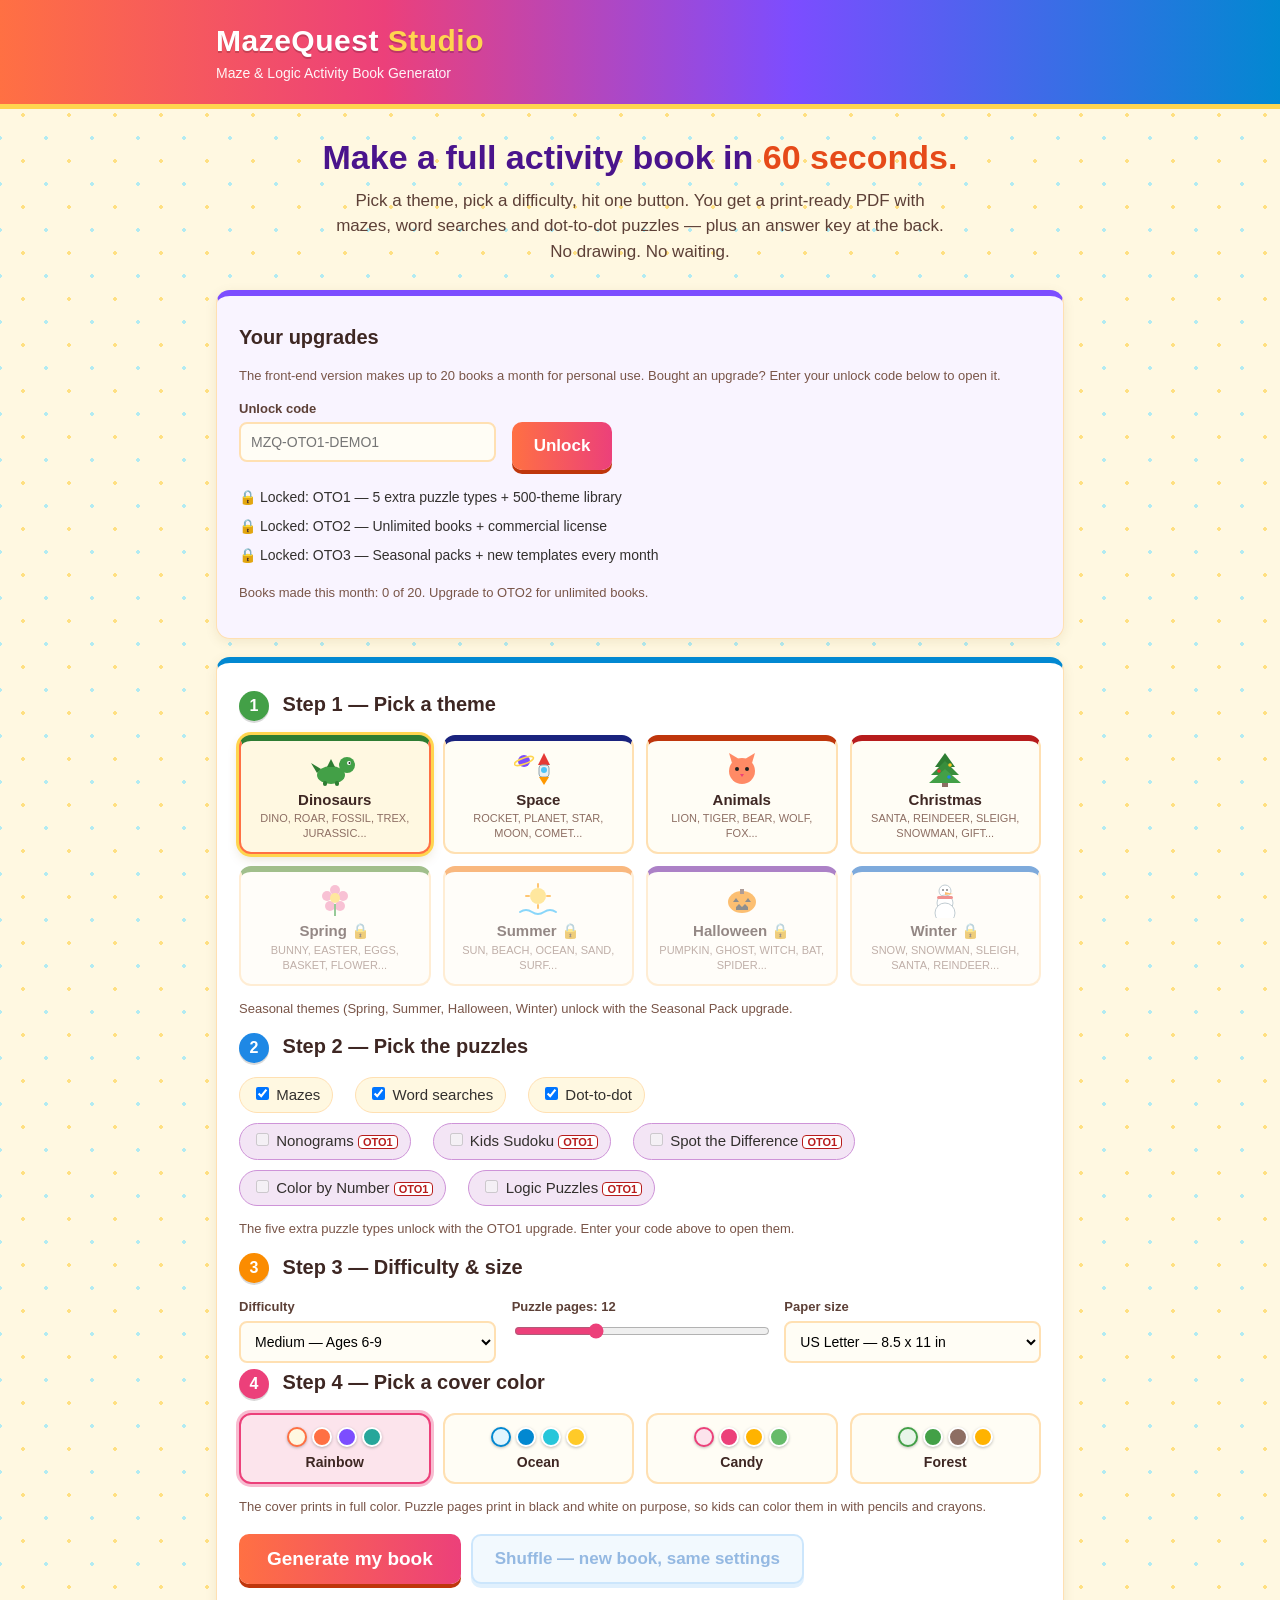
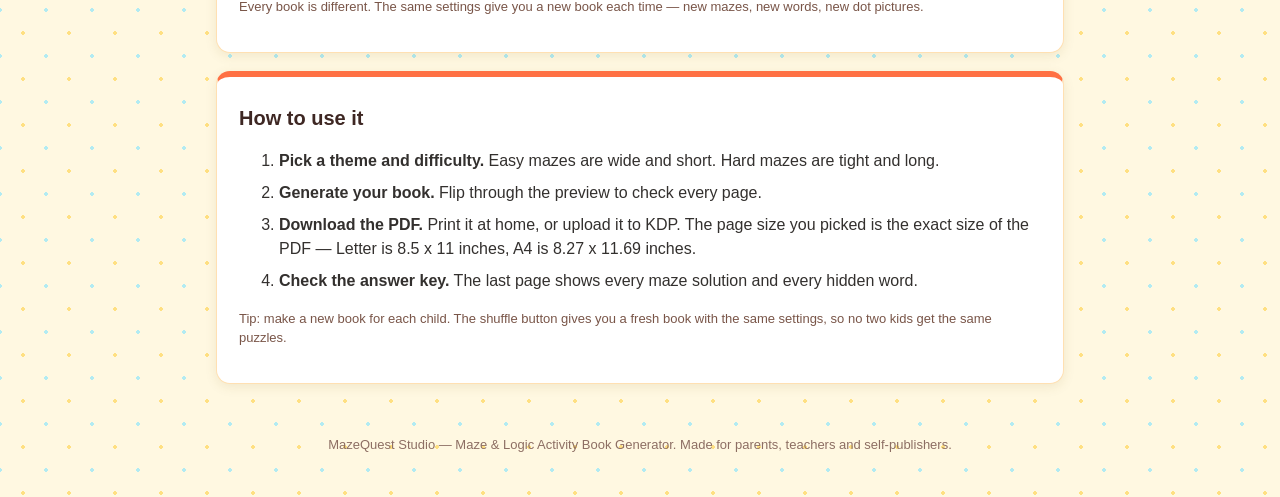
<file: demo.html>
<!DOCTYPE html>
<html lang="en">
<head>
<meta charset="UTF-8">
<meta name="viewport" content="width=device-width, initial-scale=1.0">
<title>MazeQuest Studio — Maze &amp; Logic Activity Book Generator</title>
<meta name="description" content="Make a full kids activity book in 60 seconds. Mazes, word searches and dot-to-dot puzzles, print-ready PDF in US Letter or A4.">
<style>
/* MazeQuest Studio — bright, kid-friendly UI.
   Palette: warm cream background, rainbow header, a different color
   for every step, big friendly buttons. All system fonts so the
   single-file demo works offline with no webfont downloads. */
* { box-sizing: border-box; }
body {
  margin: 0;
  font-family: Arial, Helvetica, sans-serif;
  color: #33302e;
  line-height: 1.5;
  overflow-x: hidden;
  background-color: #FFF8E1;
  background-image: radial-gradient(#FFE082 1.6px, transparent 1.7px), radial-gradient(#B2EBF2 1.6px, transparent 1.7px);
  background-size: 46px 46px, 46px 46px;
  background-position: 0 0, 23px 23px;
}
.wrap { max-width: 880px; margin: 0 auto; padding: 0 16px; }

/* ---- header: rainbow gradient ---- */
.topbar {
  background: linear-gradient(90deg, #FF7043 0%, #EC407A 30%, #7C4DFF 62%, #0288D1 100%);
  color: #fff; padding: 18px 0 20px;
  border-bottom: 5px solid #FFD54F;
}
.logo { font-family: 'Trebuchet MS', 'Segoe UI', Arial, sans-serif; font-size: 30px; font-weight: bold; letter-spacing: 0.5px; text-shadow: 0 2px 0 rgba(0,0,0,0.18); }
.logo span { color: #FFD54F; }
.tagline { font-size: 14px; opacity: 0.95; }

/* ---- hero ---- */
.hero { padding: 28px 0 8px; text-align: center; }
.hero h1 {
  font-family: 'Trebuchet MS', 'Segoe UI', Arial, sans-serif;
  font-size: 34px; margin: 0 0 10px; color: #4A148C; line-height: 1.2;
}
.hero h1 .pop { color: #E64A19; }
.hero p { font-size: 17px; margin: 0 auto; max-width: 620px; color: #5D4037; }

/* ---- panels: white cards with a colored ribbon ---- */
.panel {
  background: #fff;
  border: 1px solid #FFE0B2;
  border-top: 6px solid #FF7043;
  border-radius: 14px;
  padding: 22px;
  margin: 18px 0;
  box-shadow: 0 3px 12px rgba(121, 85, 0, 0.10);
}
.panel:nth-of-type(2) { border-top-color: #7C4DFF; }
.panel:nth-of-type(3) { border-top-color: #0288D1; }
.panel h2 {
  font-family: 'Trebuchet MS', 'Segoe UI', Arial, sans-serif;
  font-size: 20px; margin: 4px 0 14px; color: #3E2723;
}
.step-badge {
  display: inline-block; width: 30px; height: 30px; line-height: 30px;
  border-radius: 50%; color: #fff; font-size: 16px; text-align: center;
  margin-right: 8px; vertical-align: middle;
  box-shadow: 0 2px 0 rgba(0,0,0,0.15);
}
.step-1 { background: #43A047; }
.step-2 { background: #1E88E5; }
.step-3 { background: #FB8C00; }
.step-4 { background: #EC407A; }

/* ---- theme cards: one color each, with a little picture ---- */
.themes { display: grid; grid-template-columns: repeat(4, 1fr); gap: 12px; }
.theme-card {
  border: 2px solid #FFE0B2; border-top: 6px solid #999; border-radius: 12px;
  background: #FFFDF5; padding: 10px 10px 12px; text-align: center;
  cursor: pointer; font-family: inherit; transition: transform 0.12s ease, box-shadow 0.12s ease;
}
.theme-card:hover { transform: translateY(-2px); box-shadow: 0 5px 12px rgba(121, 85, 0, 0.18); }
.theme-icon { display: block; margin-bottom: 4px; }
.theme-icon svg { display: block; margin: 0 auto; }
.theme-card strong { display: block; font-size: 15px; margin-bottom: 2px; color: #3E2723; }
.theme-card span { font-size: 11px; color: #8D6E63; }
.theme-card.selected { border-color: #FF7043; box-shadow: 0 0 0 3px #FFD54F, 0 5px 12px rgba(121, 85, 0, 0.18); background: #FFF8E1; }
.theme-card.locked { opacity: 0.55; }

/* ---- cover color palettes ---- */
.palettes { display: grid; grid-template-columns: repeat(4, 1fr); gap: 12px; }
.palette-card {
  border: 2px solid #FFE0B2; border-radius: 12px; background: #FFFDF5;
  padding: 12px 8px; cursor: pointer; font-family: inherit; text-align: center;
  transition: transform 0.12s ease, box-shadow 0.12s ease;
}
.palette-card:hover { transform: translateY(-2px); box-shadow: 0 5px 12px rgba(121, 85, 0, 0.18); }
.palette-card.selected { border-color: #EC407A; box-shadow: 0 0 0 3px #F8BBD0; background: #FCE4EC; }
.palette-dots { display: flex; justify-content: center; gap: 5px; margin-bottom: 7px; }
.palette-dots span { display: block; width: 20px; height: 20px; border-radius: 50%; border: 2px solid #fff; box-shadow: 0 1px 3px rgba(0,0,0,0.25); }
.palette-card strong { font-size: 14px; color: #3E2723; }

/* ---- puzzle checkboxes ---- */
.checks { display: flex; gap: 10px 22px; flex-wrap: wrap; font-size: 15px; }
.checks label {
  cursor: pointer; background: #FFF8E1; border: 1px solid #FFE0B2;
  border-radius: 20px; padding: 6px 12px;
}
.checks label:hover { border-color: #FFB74D; }
.oto-checks { margin-top: 10px; }
.oto-checks label { background: #F3E5F5; border-color: #CE93D8; }
.lock-tag { font-size: 11px; font-weight: bold; color: #B71C1C; border: 1px solid #B71C1C; border-radius: 4px; padding: 0 4px; background: #fff; }

/* ---- form rows, fields, buttons ---- */
.row { display: grid; grid-template-columns: 1fr 1fr 1fr; gap: 16px; }
.field label { display: block; font-size: 13px; font-weight: bold; margin-bottom: 4px; color: #5D4037; }
.field select { width: 100%; padding: 10px; font-size: 14px; border: 2px solid #FFE0B2; border-radius: 8px; background: #FFFDF5; }
.field input[type="range"] { width: 100%; accent-color: #EC407A; }
.field input[type="text"] { width: 100%; padding: 10px; font-size: 14px; border: 2px solid #FFE0B2; border-radius: 8px; background: #FFFDF5; }
.actions { margin-top: 18px; display: flex; gap: 10px; flex-wrap: wrap; }
.btn-primary, .btn-secondary {
  font-family: 'Trebuchet MS', 'Segoe UI', Arial, sans-serif;
  font-size: 17px; font-weight: bold; padding: 13px 22px; border-radius: 10px;
  cursor: pointer; border: none; min-height: 48px;
}
.btn-primary {
  background: linear-gradient(90deg, #FF7043, #EC407A); color: #fff;
  box-shadow: 0 4px 0 #BF360C;
}
.btn-primary:hover { filter: brightness(1.06); }
.btn-primary:active { transform: translateY(3px); box-shadow: 0 1px 0 #BF360C; }
.btn-primary:disabled, .btn-secondary:disabled { opacity: 0.45; cursor: default; }
.btn-secondary { background: #E3F2FD; color: #1565C0; border: 2px solid #90CAF9; box-shadow: 0 4px 0 #BBDEFB; }
.btn-secondary:active { transform: translateY(3px); box-shadow: 0 1px 0 #BBDEFB; }
#generateBtn { font-size: 19px; padding: 14px 28px; }

/* ---- notes, unlock panel, preview ---- */
.note { font-size: 13px; color: #795548; }
.hidden { display: none; }
#unlockPanel { border-top-color: #7C4DFF; background: #F9F4FF; }
.unlock-list { list-style: none; padding: 0; margin: 10px 0; font-size: 14px; }
.unlock-list li { padding: 4px 0; }
.license { display: block; font-size: 14px; margin-bottom: 12px; cursor: pointer; background: #E8F5E9; border: 1px solid #A5D6A7; border-radius: 8px; padding: 10px 12px; }
.preview-nav { display: flex; gap: 10px; align-items: center; margin-bottom: 12px; flex-wrap: wrap; }
.preview-nav .btn-primary { margin-left: auto; }
.preview { border: 2px solid #FFCC80; border-radius: 10px; overflow: hidden; background: #fff; box-shadow: 0 4px 14px rgba(121, 85, 0, 0.14); }
.preview svg { display: block; width: 100%; height: auto; }
#pageIndicator { font-weight: bold; color: #5D4037; font-size: 14px; }
.howto li { margin-bottom: 8px; }
.footer { padding: 20px 0 30px; color: #8D6E63; font-size: 13px; text-align: center; }

/* ---- phones (Zhen uses Android) ---- */
@media (max-width: 640px) {
  .themes { grid-template-columns: repeat(2, 1fr); }
  .palettes { grid-template-columns: repeat(2, 1fr); }
  .row { grid-template-columns: 1fr; }
  .hero h1 { font-size: 25px; }
  .hero p { font-size: 15px; }
  .panel { padding: 16px; }
  .logo { font-size: 25px; }
  .actions .btn-primary, .actions .btn-secondary { width: 100%; }
  .preview-nav .btn-primary { margin-left: 0; width: 100%; }
  .preview-nav .btn-secondary { flex: 1; }
  .btn-primary, .btn-secondary { min-height: 48px; }
}

</style>
</head>
<body>
<header class="topbar">
  <div class="wrap">
    <div class="logo">MazeQuest <span>Studio</span></div>
    <div class="tagline">Maze &amp; Logic Activity Book Generator</div>
  </div>
</header>

<main class="wrap">
  <section class="hero">
    <h1>Make a full activity book in <span class="pop">60 seconds.</span></h1>
    <p>Pick a theme, pick a difficulty, hit one button. You get a print-ready PDF with mazes, word searches and dot-to-dot puzzles — plus an answer key at the back. No drawing. No waiting.</p>
  </section>

  <section class="panel" id="unlockPanel">
    <h2>Your upgrades</h2>
    <p class="note">The front-end version makes up to 20 books a month for personal use. Bought an upgrade? Enter your unlock code below to open it.</p>
    <div class="row">
      <div class="field">
        <label for="unlockCode">Unlock code</label>
        <input type="text" id="unlockCode" placeholder="MZQ-OTO1-DEMO1" autocomplete="off">
      </div>
      <div class="field">
        <label>&nbsp;</label>
        <button id="unlockBtn" class="btn-primary">Unlock</button>
      </div>
    </div>
    <p class="note" id="unlockStatus"></p>
    <ul class="unlock-list" id="unlockList"></ul>
    <p class="note" id="bookCounter"></p>
  </section>

  <section class="panel" id="builder">
    <h2><span class="step-badge step-1">1</span> Step 1 — Pick a theme</h2>
    <div class="themes" id="themes"></div>
    <p class="note">Seasonal themes (Spring, Summer, Halloween, Winter) unlock with the Seasonal Pack upgrade.</p>

    <div id="librarySection" class="hidden">
      <h2>Theme library — 500+ topics</h2>
      <div class="field">
        <label for="libraryTopic">Pick any topic as your book theme</label>
        <select id="libraryTopic"></select>
      </div>
      <p class="note">Picking a topic here replaces the theme above for this book.</p>
    </div>

    <div id="monthlySection" class="hidden">
      <h2>New this month — <span id="monthlyTitle"></span></h2>
      <p id="monthlyBlurb"></p>
      <button id="monthlyUseBtn" class="btn-secondary">Use this template</button>
    </div>

    <h2><span class="step-badge step-2">2</span> Step 2 — Pick the puzzles</h2>
    <div class="checks">
      <label><input type="checkbox" id="type-maze" checked> Mazes</label>
      <label><input type="checkbox" id="type-wordsearch" checked> Word searches</label>
      <label><input type="checkbox" id="type-dot" checked> Dot-to-dot</label>
    </div>
    <div class="checks oto-checks">
      <label><input type="checkbox" id="type-nonogram" data-oto="oto1"> Nonograms <span class="lock-tag">OTO1</span></label>
      <label><input type="checkbox" id="type-sudoku" data-oto="oto1"> Kids Sudoku <span class="lock-tag">OTO1</span></label>
      <label><input type="checkbox" id="type-spotdiff" data-oto="oto1"> Spot the Difference <span class="lock-tag">OTO1</span></label>
      <label><input type="checkbox" id="type-colorbynumber" data-oto="oto1"> Color by Number <span class="lock-tag">OTO1</span></label>
      <label><input type="checkbox" id="type-logic" data-oto="oto1"> Logic Puzzles <span class="lock-tag">OTO1</span></label>
    </div>
    <p class="note">The five extra puzzle types unlock with the OTO1 upgrade. Enter your code above to open them.</p>

    <h2><span class="step-badge step-3">3</span> Step 3 — Difficulty &amp; size</h2>
    <div class="row">
      <div class="field">
        <label for="difficulty">Difficulty</label>
        <select id="difficulty">
          <option value="easy">Easy — Ages 4-6</option>
          <option value="medium" selected>Medium — Ages 6-9</option>
          <option value="hard">Hard — Ages 8-12</option>
        </select>
      </div>
      <div class="field">
        <label for="pageCount">Puzzle pages: <span id="pageCountLabel">12</span></label>
        <input type="range" id="pageCount" min="4" max="30" value="12">
      </div>
      <div class="field">
        <label for="pageSize">Paper size</label>
        <select id="pageSize">
          <option value="letter" selected>US Letter — 8.5 x 11 in</option>
          <option value="a4">A4 — 8.27 x 11.69 in</option>
        </select>
      </div>
    </div>

    <h2><span class="step-badge step-4">4</span> Step 4 — Pick a cover color</h2>
    <div class="palettes" id="coverPalettes"></div>
    <p class="note">The cover prints in full color. Puzzle pages print in black and white on purpose, so kids can color them in with pencils and crayons.</p>

    <div class="actions">
      <button id="generateBtn" class="btn-primary">Generate my book</button>
      <button id="againBtn" class="btn-secondary" disabled>Shuffle — new book, same settings</button>
    </div>
    <p class="note">Every book is different. The same settings give you a new book each time — new mazes, new words, new dot pictures.</p>
    <p class="note" id="generateStatus"></p>
  </section>

  <section class="panel hidden" id="previewPanel">
    <h2>Your book — <span id="bookTitle"></span></h2>
    <p class="note" id="bookMeta"></p>
    <label class="license"><input type="checkbox" id="commercialLicense"> Commercial license — print “Commercial License — OK to sell on KDP/Etsy” on the cover. <span id="commercialNote"></span></label>
    <div class="preview-nav">
      <button id="prevPage" class="btn-secondary">&larr; Prev</button>
      <span id="pageIndicator"></span>
      <button id="nextPage" class="btn-secondary">Next &rarr;</button>
      <button id="downloadBtn" class="btn-primary">Download PDF</button>
    </div>
    <div class="preview" id="preview"></div>
  </section>

  <section class="panel">
    <h2>How to use it</h2>
    <ol class="howto">
      <li><strong>Pick a theme and difficulty.</strong> Easy mazes are wide and short. Hard mazes are tight and long.</li>
      <li><strong>Generate your book.</strong> Flip through the preview to check every page.</li>
      <li><strong>Download the PDF.</strong> Print it at home, or upload it to KDP. The page size you picked is the exact size of the PDF — Letter is 8.5 x 11 inches, A4 is 8.27 x 11.69 inches.</li>
      <li><strong>Check the answer key.</strong> The last page shows every maze solution and every hidden word.</li>
    </ol>
    <p class="note">Tip: make a new book for each child. The shuffle button gives you a fresh book with the same settings, so no two kids get the same puzzles.</p>
  </section>
</main>

<footer class="footer">
  <div class="wrap">
    <p>MazeQuest Studio — Maze &amp; Logic Activity Book Generator. Made for parents, teachers and self-publishers.</p>
  </div>
</footer>

<script>
/* MazeQuest Studio — core generator (pure algorithm, no API, no network).
   Works in the browser (window.MazeQuestCore) and in Node (module.exports).
   All output is US English. */
(function (root, factory) {
  var lib = factory();
  if (typeof module !== 'undefined' && module.exports) module.exports = lib;
  root.MazeQuestCore = lib;
})(typeof self !== 'undefined' ? self : this, function () {
  'use strict';

  /* ---------------- seeded RNG ---------------- */
  function mulberry32(seed) {
    var a = seed >>> 0;
    return function () {
      a |= 0; a = (a + 0x6D2B79F5) | 0;
      var t = Math.imul(a ^ (a >>> 15), 1 | a);
      t = (t + Math.imul(t ^ (t >>> 7), 61 | t)) ^ t;
      return ((t ^ (t >>> 14)) >>> 0) / 4294967296;
    };
  }
  function randInt(rng, min, max) { return min + Math.floor(rng() * (max - min + 1)); }
  function shuffle(arr, rng) {
    var a = arr.slice();
    for (var i = a.length - 1; i > 0; i--) {
      var j = Math.floor(rng() * (i + 1));
      var t = a[i]; a[i] = a[j]; a[j] = t;
    }
    return a;
  }
  function pick(arr, rng) { return arr[Math.floor(rng() * arr.length)]; }

  /* ---------------- themes ---------------- */
  var THEMES = {
    dinosaur: {
      label: 'Dinosaurs', color: '#2E7D32',
      words: ['DINO', 'ROAR', 'FOSSIL', 'TREX', 'JURASSIC', 'VOLCANO', 'EGG', 'CLAW', 'TAIL', 'HORN', 'BONES', 'METEOR', 'RAPTOR', 'STOMP', 'SCALE', 'NEST'],
      shapes: [
        { name: 'Dinosaur', points: [[30, 88], [22, 78], [18, 62], [22, 48], [30, 38], [28, 26], [34, 14], [44, 10], [52, 14], [50, 22], [58, 26], [70, 22], [82, 26], [88, 34], [80, 38], [70, 40], [62, 44], [58, 56], [60, 70], [58, 88], [48, 88], [48, 70], [40, 66], [38, 88]] },
        { name: 'Volcano', points: [[14, 88], [34, 34], [42, 34], [46, 24], [54, 24], [58, 34], [66, 34], [86, 88], [70, 88], [68, 70], [60, 58], [50, 62], [40, 58], [32, 70], [30, 88]] },
        { name: 'Dino Egg', points: [[50, 8], [66, 16], [76, 34], [78, 58], [70, 78], [50, 90], [30, 78], [22, 58], [24, 34], [34, 16]] }
      ]
    },
    space: {
      label: 'Space', color: '#1A237E',
      words: ['ROCKET', 'PLANET', 'STAR', 'MOON', 'COMET', 'GALAXY', 'ALIEN', 'ORBIT', 'MARS', 'SATURN', 'NEBULA', 'COSMOS', 'LUNAR', 'ASTRONAUT', 'SHUTTLE', 'CRATER'],
      shapes: [
        { name: 'Rocket', points: [[50, 6], [58, 14], [60, 30], [66, 44], [62, 44], [62, 62], [74, 78], [66, 74], [60, 66], [56, 78], [52, 88], [48, 88], [44, 78], [40, 66], [34, 74], [26, 78], [38, 62], [38, 44], [34, 44], [40, 30], [42, 14]] },
        { name: 'Planet', points: [[50, 12], [66, 14], [78, 26], [82, 42], [78, 58], [66, 72], [50, 76], [34, 72], [22, 58], [18, 42], [22, 26], [34, 14]] },
        { name: 'Star', points: [[50, 8], [58, 32], [82, 32], [63, 48], [70, 72], [50, 58], [30, 72], [37, 48], [18, 32], [42, 32]] }
      ]
    },
    animals: {
      label: 'Animals', color: '#BF360C',
      words: ['LION', 'TIGER', 'BEAR', 'WOLF', 'FOX', 'EAGLE', 'PANDA', 'KOALA', 'ZEBRA', 'MONKEY', 'GIRAFFE', 'DOLPHIN', 'RABBIT', 'TURTLE', 'OTTER', 'MOOSE'],
      shapes: [
        { name: 'Cat', points: [[24, 30], [30, 12], [40, 24], [60, 24], [70, 12], [76, 30], [82, 44], [80, 62], [68, 76], [50, 80], [32, 76], [20, 62], [18, 44]] },
        { name: 'Fish', points: [[14, 50], [30, 30], [52, 26], [70, 38], [84, 22], [80, 50], [84, 78], [70, 62], [52, 74], [30, 70]] },
        { name: 'Butterfly', points: [[50, 20], [58, 34], [74, 22], [84, 34], [78, 54], [62, 56], [58, 66], [66, 80], [50, 76], [34, 80], [42, 66], [38, 56], [22, 54], [16, 34], [26, 22], [42, 34]] }
      ]
    },
    christmas: {
      label: 'Christmas', color: '#B71C1C',
      words: ['SANTA', 'REINDEER', 'SLEIGH', 'SNOWMAN', 'GIFT', 'CANDY', 'WREATH', 'STAR', 'TREE', 'ELF', 'JINGLE', 'HOLLY', 'BELLS', 'FROSTY', 'STOCKING', 'COOKIE'],
      shapes: [
        { name: 'Christmas Tree', points: [[50, 6], [58, 22], [66, 22], [58, 34], [70, 34], [60, 48], [74, 48], [62, 62], [78, 62], [64, 80], [58, 80], [58, 90], [42, 90], [42, 80], [36, 80], [22, 62], [38, 62], [26, 48], [40, 48], [30, 34], [42, 34], [34, 22], [42, 22]] },
        { name: 'Gift Box', points: [[20, 30], [80, 30], [80, 86], [20, 86], [20, 54], [44, 54], [44, 30], [44, 18], [50, 12], [56, 18], [56, 30]] },
        { name: 'Snowman', points: [[50, 10], [62, 14], [68, 26], [64, 36], [72, 44], [76, 58], [70, 74], [58, 82], [42, 82], [30, 74], [24, 58], [28, 44], [36, 36], [32, 26], [38, 14]] }
      ]
    },
    /* ---- OTO3 seasonal packs (locked until OTO3 is unlocked in the UI) ---- */
    spring: {
      label: 'Spring', color: '#558B2F', seasonal: true,
      words: ['BUNNY', 'EASTER', 'EGGS', 'BASKET', 'FLOWER', 'TULIP', 'DAISY', 'RAIN', 'RAINBOW', 'BIRD', 'NEST', 'CHICK', 'LAMB', 'BLOOM', 'GARDEN', 'BUTTERFLY', 'BEES', 'SUNNY', 'PUDDLE', 'KITE'],
      shapes: [
        { name: 'Butterfly', points: [[50, 20], [58, 34], [74, 22], [84, 34], [78, 54], [62, 56], [58, 66], [66, 80], [50, 76], [34, 80], [42, 66], [38, 56], [22, 54], [16, 34], [26, 22], [42, 34]] },
        { name: 'Flower', points: [[50, 10], [60, 20], [75, 15], [70, 35], [85, 45], [70, 50], [75, 70], [55, 60], [50, 80], [45, 60], [25, 70], [30, 50], [15, 45], [30, 35], [25, 15], [40, 20]] },
        { name: 'Bunny', points: [[35, 20], [40, 8], [48, 10], [50, 24], [58, 8], [64, 10], [66, 24], [72, 40], [70, 60], [64, 80], [36, 80], [30, 60], [28, 40]] }
      ]
    },
    summer: {
      label: 'Summer', color: '#F57F17', seasonal: true,
      words: ['SUN', 'BEACH', 'OCEAN', 'SAND', 'SURF', 'WAVE', 'SHELL', 'CRAB', 'ICECREAM', 'LEMONADE', 'PICNIC', 'CAMP', 'SWIM', 'BOAT', 'SAIL', 'KITE', 'BERRIES', 'MELON', 'SUNSET', 'FIREFLY'],
      shapes: [
        { name: 'Sun', points: [[50, 10], [64, 14], [74, 24], [78, 38], [74, 54], [64, 66], [50, 70], [36, 66], [26, 54], [22, 38], [26, 24], [36, 14]] },
        { name: 'Fish', points: [[14, 50], [30, 30], [52, 26], [70, 38], [84, 22], [80, 50], [84, 78], [70, 62], [52, 74], [30, 70]] },
        { name: 'Star', points: [[50, 8], [58, 32], [82, 32], [63, 48], [70, 72], [50, 58], [30, 72], [37, 48], [18, 32], [42, 32]] }
      ]
    },
    halloween: {
      label: 'Halloween', color: '#6A1B9A', seasonal: true,
      words: ['PUMPKIN', 'GHOST', 'WITCH', 'BAT', 'SPIDER', 'CANDY', 'COSTUME', 'HAUNTED', 'SPOOKY', 'MAGIC', 'POTION', 'BROOM', 'MOON', 'BLACK', 'ORANGE', 'TREAT', 'TRICK', 'LANTERN', 'COBWEB', 'VAMPIRE'],
      shapes: [
        { name: 'Pumpkin', points: [[50, 12], [66, 14], [76, 26], [80, 44], [76, 62], [66, 74], [50, 76], [34, 74], [24, 62], [20, 44], [24, 26], [34, 14]] },
        { name: 'Ghost', points: [[50, 8], [64, 12], [72, 26], [74, 50], [74, 78], [66, 70], [58, 78], [50, 70], [42, 78], [34, 70], [26, 78], [26, 50], [28, 26], [36, 12]] },
        { name: 'Bat', points: [[50, 30], [58, 18], [70, 10], [66, 24], [82, 16], [76, 34], [70, 44], [62, 58], [58, 72], [50, 64], [42, 72], [38, 58], [30, 44], [24, 34], [18, 16], [34, 24], [30, 10], [42, 18]] }
      ]
    },
    winter: {
      label: 'Winter', color: '#1565C0', seasonal: true,
      words: ['SNOW', 'SNOWMAN', 'SLEIGH', 'SANTA', 'REINDEER', 'GIFT', 'WREATH', 'BELLS', 'FROSTY', 'STOCKING', 'COOKIE', 'HOLLY', 'JINGLE', 'FROST', 'ICICLE', 'SKATES', 'SLED', 'MITTENS', 'SCARF', 'COCOA'],
      shapes: [
        { name: 'Snowman', points: [[50, 10], [62, 14], [68, 26], [64, 36], [72, 44], [76, 58], [70, 74], [58, 82], [42, 82], [30, 74], [24, 58], [28, 44], [36, 36], [32, 26], [38, 14]] },
        { name: 'Christmas Tree', points: [[50, 6], [58, 22], [66, 22], [58, 34], [70, 34], [60, 48], [74, 48], [62, 62], [78, 62], [64, 80], [58, 80], [58, 90], [42, 90], [42, 80], [36, 80], [22, 62], [38, 62], [26, 48], [40, 48], [30, 34], [42, 34], [34, 22], [42, 22]] },
        { name: 'Gift Box', points: [[20, 30], [80, 30], [80, 86], [20, 86], [20, 54], [44, 54], [44, 30], [44, 18], [50, 12], [56, 18], [56, 30]] }
      ]
    }
  };

  /* ---------------- cover color palettes ---------------- */
  /* The cover prints in full color; puzzle pages stay black & white
     so kids can color them in. Each palette: bg (page background),
     band (top/bottom bands), primary (frame + title accents),
     secondary + accent (artwork), dark (title text). */
  var COVER_PALETTES = {
    rainbow: { label: 'Rainbow', bg: '#FFF8E1', band: '#FF7043', primary: '#FF7043', secondary: '#7C4DFF', accent: '#26A69A', dark: '#3E2723' },
    ocean:   { label: 'Ocean',   bg: '#E1F5FE', band: '#0288D1', primary: '#0288D1', secondary: '#26C6DA', accent: '#FFCA28', dark: '#0D47A1' },
    candy:   { label: 'Candy',   bg: '#FCE4EC', band: '#EC407A', primary: '#EC407A', secondary: '#FFB300', accent: '#66BB6A', dark: '#880E4F' },
    forest:  { label: 'Forest',  bg: '#E8F5E9', band: '#43A047', primary: '#43A047', secondary: '#8D6E63', accent: '#FFB300', dark: '#1B5E20' }
  };

  var DIFFICULTY = {
    easy:   { label: 'Easy',   maze: 9,  ws: 8,  dots: 10, dirs: [[1, 0], [0, 1]], age: 'Ages 4-6' },
    medium: { label: 'Medium', maze: 13, ws: 10, dots: 18, dirs: [[1, 0], [0, 1], [1, 1], [-1, 1]], age: 'Ages 6-9' },
    hard:   { label: 'Hard',   maze: 17, ws: 12, dots: 26, dirs: [[1, 0], [0, 1], [1, 1], [-1, 1], [-1, 0], [0, -1], [1, -1], [-1, -1]], age: 'Ages 8-12' }
  };

  /* ---------------- maze (recursive backtracker, perfect maze) ---------------- */
  // walls bitmask per cell: N=1 E=2 S=4 W=8
  function genMaze(cols, rows, rng) {
    var walls = new Uint8Array(cols * rows);
    for (var i = 0; i < walls.length; i++) walls[i] = 15;
    var visited = new Uint8Array(cols * rows);
    var stack = [[0, 0]];
    visited[0] = 1;
    var DX = [0, 1, 0, -1], DY = [-1, 0, 1, 0], BIT = [1, 2, 4, 8], OPP = [4, 8, 1, 2];
    while (stack.length) {
      var cur = stack[stack.length - 1];
      var x = cur[0], y = cur[1];
      var options = [];
      for (var d = 0; d < 4; d++) {
        var nx = x + DX[d], ny = y + DY[d];
        if (nx >= 0 && nx < cols && ny >= 0 && ny < rows && !visited[ny * cols + nx]) options.push(d);
      }
      if (!options.length) { stack.pop(); continue; }
      var dir = options[Math.floor(rng() * options.length)];
      var nx2 = x + DX[dir], ny2 = y + DY[dir];
      walls[y * cols + x] &= ~BIT[dir];
      walls[ny2 * cols + nx2] &= ~OPP[dir];
      visited[ny2 * cols + nx2] = 1;
      stack.push([nx2, ny2]);
    }
    // open the entrance (top of start cell) and exit (bottom of end cell)
    walls[0] &= ~1;
    walls[rows * cols - 1] &= ~4;
    return { type: 'maze', cols: cols, rows: rows, walls: Array.prototype.slice.call(walls), start: [0, 0], end: [cols - 1, rows - 1] };
  }

  function solveMaze(maze) {
    var cols = maze.cols, rows = maze.rows, walls = maze.walls;
    var start = 0, goal = rows * cols - 1;
    var prev = new Int32Array(cols * rows).fill(-1);
    var queue = [start];
    prev[start] = start;
    var DX = [0, 1, 0, -1], DY = [-1, 0, 1, 0], BIT = [1, 2, 4, 8];
    while (queue.length) {
      var cur = queue.shift();
      if (cur === goal) break;
      var cx = cur % cols, cy = Math.floor(cur / cols);
      for (var d = 0; d < 4; d++) {
        if (walls[cur] & BIT[d]) continue;
        var nx = cx + DX[d], ny = cy + DY[d];
        if (nx < 0 || nx >= cols || ny < 0 || ny >= rows) continue;
        var ni = ny * cols + nx;
        if (prev[ni] !== -1) continue;
        prev[ni] = cur;
        queue.push(ni);
      }
    }
    if (prev[goal] === -1) return null;
    var path = [], cur2 = goal;
    while (cur2 !== start) { path.push([cur2 % cols, Math.floor(cur2 / cols)]); cur2 = prev[cur2]; }
    path.push([0, 0]);
    path.reverse();
    return path;
  }

  /* ---------------- word search ---------------- */
  function genWordSearch(words, size, dirs, rng) {
    var usable = words.filter(function (w) { return w.length <= size; });
    var shuffled = shuffle(usable, rng);
    var grid = [];
    for (var i = 0; i < size; i++) { grid.push(new Array(size).fill('')); }
    var placed = [];
    var maxWords = Math.min(shuffled.length, Math.floor(size * 1.2));
    for (var wi = 0; wi < shuffled.length && placed.length < maxWords; wi++) {
      var word = shuffled[wi];
      var done = false;
      for (var attempt = 0; attempt < 60 && !done; attempt++) {
        var dir = dirs[Math.floor(rng() * dirs.length)];
        var dx = dir[0], dy = dir[1];
        var x0 = randInt(rng, 0, size - 1), y0 = randInt(rng, 0, size - 1);
        var x1 = x0 + dx * (word.length - 1), y1 = y0 + dy * (word.length - 1);
        if (x1 < 0 || x1 >= size || y1 < 0 || y1 >= size) continue;
        var ok = true;
        for (var k = 0; k < word.length; k++) {
          var c = grid[y0 + dy * k][x0 + dx * k];
          if (c !== '' && c !== word[k]) { ok = false; break; }
        }
        if (!ok) continue;
        for (var k2 = 0; k2 < word.length; k2++) grid[y0 + dy * k2][x0 + dx * k2] = word[k2];
        placed.push({ word: word, x: x0, y: y0, dx: dx, dy: dy });
        done = true;
      }
    }
    var letters = 'ABCDEFGHIJKLMNOPQRSTUVWXYZ';
    for (var y = 0; y < size; y++)
      for (var x = 0; x < size; x++)
        if (grid[y][x] === '') grid[y][x] = letters[Math.floor(rng() * 26)];
    return { type: 'wordsearch', size: size, grid: grid, placed: placed };
  }

  function findWordInGrid(grid, word) {
    var n = grid.length;
    var dirs = [[1, 0], [0, 1], [1, 1], [-1, 1], [-1, 0], [0, -1], [1, -1], [-1, -1]];
    for (var y = 0; y < n; y++) for (var x = 0; x < n; x++) {
      for (var d = 0; d < dirs.length; d++) {
        var dx = dirs[d][0], dy = dirs[d][1];
        var ok = true;
        for (var k = 0; k < word.length; k++) {
          var nx = x + dx * k, ny = y + dy * k;
          if (nx < 0 || nx >= n || ny < 0 || ny >= n || grid[ny][nx] !== word[k]) { ok = false; break; }
        }
        if (ok) return true;
      }
    }
    return false;
  }

  /* ---------------- dot-to-dot ---------------- */
  function resampleShape(points, count) {
    // evenly spaced points along the closed outline
    var pts = points.slice();
    var segs = [], total = 0;
    for (var i = 0; i < pts.length; i++) {
      var a = pts[i], b = pts[(i + 1) % pts.length];
      var len = Math.hypot(b[0] - a[0], b[1] - a[1]);
      segs.push({ a: a, b: b, len: len });
      total += len;
    }
    var out = [];
    for (var k = 0; k < count; k++) {
      var target = (total * k) / count;
      var acc = 0;
      for (var s = 0; s < segs.length; s++) {
        var seg = segs[s];
        if (acc + seg.len >= target || s === segs.length - 1) {
          var t = seg.len === 0 ? 0 : (target - acc) / seg.len;
          out.push([seg.a[0] + (seg.b[0] - seg.a[0]) * t, seg.a[1] + (seg.b[1] - seg.a[1]) * t]);
          break;
        }
        acc += seg.len;
      }
    }
    return out;
  }

  function genDotToDot(shape, count, rng) {
    var rotated = shape.points.slice();
    var shift = Math.floor(rng() * rotated.length);
    rotated = rotated.slice(shift).concat(rotated.slice(0, shift));
    var points = resampleShape(rotated, count);
    return { type: 'dot', name: shape.name, count: count, points: points.map(function (p) { return [Math.round(p[0] * 10) / 10, Math.round(p[1] * 10) / 10]; }) };
  }

  /* OTO puzzle types (generators live in mazequest-oto.js, passed in as
     opts.oto). The UI only offers them when OTO1 is unlocked. */
  var OTO_TYPES = ['nonogram', 'sudoku', 'spotdiff', 'colorbynumber', 'logic'];

  /* ---------------- book builder ---------------- */
  function buildBook(opts) {
    opts = opts || {};
    /* opts.customTheme: {label, color, words, shapes} — used for the
       OTO1 500-theme library (themeFromLibrary in mazequest-oto.js). */
    var customTheme = opts.customTheme || null;
    var themeKey = customTheme ? null : (THEMES[opts.theme] ? opts.theme : 'dinosaur');
    var diffKey = DIFFICULTY[opts.difficulty] ? opts.difficulty : 'medium';
    var theme = customTheme || THEMES[themeKey];
    var diff = DIFFICULTY[diffKey];
    var pageCount = Math.max(4, Math.min(30, opts.pageCount || 12));
    var types = (opts.types && opts.types.length) ? opts.types.filter(function (t) { return t === 'maze' || t === 'wordsearch' || t === 'dot' || OTO_TYPES.indexOf(t) !== -1; }) : ['maze', 'wordsearch', 'dot'];
    var seed = (opts.seed == null) ? (Math.floor(Math.random() * 2147483647) + 1) : opts.seed;
    var rng = mulberry32(seed);
    var title = opts.title || (theme.label + ' Activity Book');
    var subtitle = diff.label + ' Puzzles  |  ' + diff.age;
    var coverPalette = COVER_PALETTES[opts.coverPalette] ? opts.coverPalette : 'rainbow';

    var pages = [];
    pages.push({ type: 'cover', title: title, subtitle: subtitle, theme: themeKey || 'library', themeLabel: theme.label, color: theme.color, coverPalette: coverPalette, commercialLicense: !!opts.commercialLicense });
    var order = [];
    for (var i = 0; i < pageCount; i++) order.push(types[i % types.length]);
    order = shuffle(order, rng);
    var usedShapes = shuffle(theme.shapes, rng);
    var shapeIdx = 0;
    for (var p = 0; p < pageCount; p++) {
      var t = order[p];
      if (t === 'maze') {
        var maze = genMaze(diff.maze, diff.maze, rng);
        var solution = solveMaze(maze);
        pages.push({ type: 'maze', num: p + 1, maze: maze, solution: solution, difficulty: diff.label });
      } else if (t === 'wordsearch') {
        var ws = genWordSearch(theme.words, diff.ws, diff.dirs, rng);
        pages.push({ type: 'wordsearch', num: p + 1, ws: ws, difficulty: diff.label });
      } else if (OTO_TYPES.indexOf(t) !== -1) {
        /* OTO1 puzzle: needs the oto module (window.MazeQuestOTO in the
           browser, require in Node). Without it, fall back to a maze
           so old callers never break. */
        if (opts.oto && opts.oto.buildOtoPage) {
          pages.push(opts.oto.buildOtoPage(t, diffKey, rng, p + 1));
        } else {
          var maze2 = genMaze(diff.maze, diff.maze, rng);
          pages.push({ type: 'maze', num: p + 1, maze: maze2, solution: solveMaze(maze2), difficulty: diff.label });
        }
      } else {
        var shape = usedShapes[shapeIdx % usedShapes.length]; shapeIdx++;
        var dot = genDotToDot(shape, diff.dots, rng);
        pages.push({ type: 'dot', num: p + 1, dot: dot, difficulty: diff.label });
      }
    }
    pages.push({ type: 'answers', num: pageCount + 1, puzzles: pages.slice(1) });
    return {
      meta: { title: title, subtitle: subtitle, theme: themeKey || 'library', themeLabel: theme.label, difficulty: diffKey, difficultyLabel: diff.label, pageCount: pageCount, seed: seed, size: opts.size || 'letter', color: theme.color, coverPalette: coverPalette, commercialLicense: !!opts.commercialLicense },
      pages: pages
    };
  }

  function bookFingerprint(book) {
    var parts = [];
    book.pages.forEach(function (pg) {
      if (pg.type === 'maze') parts.push('M' + pg.maze.walls.join(','));
      else if (pg.type === 'wordsearch') parts.push('W' + pg.ws.grid.map(function (r) { return r.join(''); }).join(''));
      else if (pg.type === 'dot') parts.push('D' + pg.dot.name + pg.dot.points.map(function (p) { return p.join(':'); }).join(','));
      else if (pg.type === 'nonogram') parts.push('N' + pg.rowClues.map(function (c) { return c.join('-'); }).join(',') + '/' + pg.colClues.map(function (c) { return c.join('-'); }).join(','));
      else if (pg.type === 'sudoku') parts.push('S' + pg.grid.map(function (r) { return r.join(''); }).join(''));
      else if (pg.type === 'spotdiff') parts.push('F' + pg.differences.map(function (d) { return d.kind + d.ax + ':' + d.ay; }).join(','));
      else if (pg.type === 'colorbynumber') parts.push('C' + pg.name + pg.cells.map(function (r) { return r.join(''); }).join(''));
      else if (pg.type === 'logic') parts.push('L' + pg.clues.map(function (c) { return c.text; }).join('|'));
      else parts.push(pg.type + (pg.title || ''));
    });
    return parts.join('|');
  }

  return {
    THEMES: THEMES, COVER_PALETTES: COVER_PALETTES, DIFFICULTY: DIFFICULTY, OTO_TYPES: OTO_TYPES,
    mulberry32: mulberry32,
    genMaze: genMaze, solveMaze: solveMaze,
    genWordSearch: genWordSearch, findWordInGrid: findWordInGrid,
    genDotToDot: genDotToDot, resampleShape: resampleShape,
    buildBook: buildBook, bookFingerprint: bookFingerprint
  };
});

</script>
<script>
/* MazeQuest Studio — OTO features (OTO1 / OTO2 / OTO3).
   Pure algorithms, no API, no network. Works in the browser
   (window.MazeQuestOTO) and in Node (module.exports).
   OTO1: 5 extra puzzle types + 500-theme library.
   OTO2: unlimited books (enforced in unlock.js) + commercial license flag.
   OTO3: seasonal theme packs (themes live in mazequest-core.js) +
         monthly new templates (MONTHLY_TEMPLATES below).
   All output is US English. */
(function (root, factory) {
  var lib = factory();
  if (typeof module !== 'undefined' && module.exports) module.exports = lib;
  root.MazeQuestOTO = lib;
})(typeof self !== 'undefined' ? self : this, function () {
  'use strict';

  /* ---------------- small helpers (same style as core) ---------------- */
  function mulberry32(seed) {
    var a = seed >>> 0;
    return function () {
      a |= 0; a = (a + 0x6D2B79F5) | 0;
      var t = Math.imul(a ^ (a >>> 15), 1 | a);
      t = (t + Math.imul(t ^ (t >>> 7), 61 | t)) ^ t;
      return ((t ^ (t >>> 14)) >>> 0) / 4294967296;
    };
  }
  function randInt(rng, min, max) { return min + Math.floor(rng() * (max - min + 1)); }
  function shuffle(arr, rng) {
    var a = arr.slice();
    for (var i = a.length - 1; i > 0; i--) {
      var j = Math.floor(rng() * (i + 1));
      var t = a[i]; a[i] = a[j]; a[j] = t;
    }
    return a;
  }
  function titleCase(w) { return w.charAt(0).toUpperCase() + w.slice(1).toLowerCase(); }

  var OTO_TYPES = ['nonogram', 'sudoku', 'spotdiff', 'colorbynumber', 'logic'];

  /* ---------------- OTO1: 500-theme library ---------------- */
  /* 26 categories x 20 words = 520 topics. Every word is one topic:
     topic label = the word, topic word list = the word + the next 5 words
     in its category, so every topic has 6 words for word search and a
     name for mazes. All words are 8 letters or fewer, so they fit the
     Easy 8x8 word search grid. Count them with countLibraryTopics(). */
  var LIBRARY_CATEGORIES = [
    { id: 'ocean', label: 'Ocean', color: '#0277BD', words: ['WHALE', 'SHARK', 'DOLPHIN', 'OCTOPUS', 'TURTLE', 'SEAL', 'CRAB', 'CORAL', 'PEARL', 'SHELL', 'WAVE', 'TIDE', 'SAND', 'BEACH', 'FISH', 'SQUID', 'EEL', 'RAY', 'CLAM', 'STARFISH'] },
    { id: 'farm', label: 'Farm', color: '#6D4C41', words: ['COW', 'PIG', 'HORSE', 'SHEEP', 'GOAT', 'HEN', 'DUCK', 'BARN', 'HAY', 'MILK', 'EGGS', 'WOOL', 'TRACTOR', 'FARMER', 'FIELD', 'CORN', 'WHEAT', 'APPLE', 'CARROT', 'PUMPKIN'] },
    { id: 'jungle', label: 'Jungle', color: '#33691E', words: ['LION', 'TIGER', 'MONKEY', 'PARROT', 'JAGUAR', 'PYTHON', 'VINES', 'CANOPY', 'BANANA', 'COCONUT', 'LEOPARD', 'GORILLA', 'TOUCAN', 'MACAW', 'SLOTH', 'ANTS', 'RIVER', 'RAIN', 'MANGO', 'PAPAYA'] },
    { id: 'desert', label: 'Desert', color: '#BF360C', words: ['CAMEL', 'CACTUS', 'SAND', 'DUNE', 'OASIS', 'SNAKE', 'LIZARD', 'SCORPION', 'SUNSET', 'ROCKS', 'MIRAGE', 'DRY', 'HOT', 'SANDY', 'COYOTE', 'FOX', 'OWL', 'MOON', 'STAR', 'NIGHT'] },
    { id: 'arctic', label: 'Arctic', color: '#01579B', words: ['POLAR', 'ICE', 'SNOW', 'SEAL', 'WALRUS', 'PENGUIN', 'AURORA', 'IGLOO', 'FROST', 'BLIZZARD', 'MITTENS', 'SCARF', 'SKI', 'SLED', 'GLOVES', 'COCOA', 'FIRE', 'WINTER', 'NORTH', 'WHITE'] },
    { id: 'forest', label: 'Forest', color: '#1B5E20', words: ['BEAR', 'WOLF', 'DEER', 'FOX', 'OWL', 'MOOSE', 'ACORN', 'PINE', 'OAK', 'MAPLE', 'MOSS', 'FERN', 'TRAIL', 'CABIN', 'STREAM', 'MUSHROOM', 'BERRY', 'NEST', 'HAWK', 'BADGER'] },
    { id: 'garden', label: 'Garden', color: '#558B2F', words: ['FLOWER', 'ROSE', 'TULIP', 'DAISY', 'SEEDS', 'SOIL', 'WATER', 'SUN', 'BEE', 'WORM', 'SNAIL', 'LADYBUG', 'CARROT', 'LETTUCE', 'TOMATO', 'POTATO', 'ONION', 'GARLIC', 'HERBS', 'SHOVEL'] },
    { id: 'kitchen', label: 'Kitchen', color: '#E65100', words: ['BREAD', 'BUTTER', 'CHEESE', 'SPOON', 'FORK', 'PLATE', 'BOWL', 'CUP', 'OVEN', 'STOVE', 'APRON', 'RECIPE', 'COOKIE', 'CAKE', 'SOUP', 'SALAD', 'JUICE', 'MILK', 'SUGAR', 'HONEY'] },
    { id: 'school', label: 'School', color: '#4527A0', words: ['PENCIL', 'CRAYON', 'BOOK', 'DESK', 'CHAIR', 'TEACHER', 'FRIEND', 'RECESS', 'LUNCH', 'MATH', 'READING', 'SCIENCE', 'ART', 'MUSIC', 'GLUE', 'RULER', 'ERASER', 'BACKPACK', 'SCHOOL', 'CLASS'] },
    { id: 'sports', label: 'Sports', color: '#00695C', words: ['SOCCER', 'TENNIS', 'BASEBALL', 'BASKET', 'GOAL', 'TEAM', 'COACH', 'SCORE', 'WINNER', 'MEDAL', 'RUNNER', 'JUMP', 'SWIM', 'SKATE', 'HOCKEY', 'GOLF', 'BOXING', 'KARATE', 'YOGA', 'DANCE'] },
    { id: 'music', label: 'Music', color: '#4A148C', words: ['PIANO', 'GUITAR', 'DRUM', 'VIOLIN', 'TRUMPET', 'FLUTE', 'HARP', 'SONG', 'SING', 'DANCE', 'RHYTHM', 'MELODY', 'BANJO', 'CELLO', 'CLARINET', 'TUBA', 'BONGOS', 'MARACA', 'CHOIR', 'STAGE'] },
    { id: 'vehicles', label: 'Vehicles', color: '#37474F', words: ['CAR', 'BUS', 'TRAIN', 'PLANE', 'BOAT', 'TRUCK', 'BIKE', 'SHIP', 'ROCKET', 'CHOPPER', 'TAXI', 'VAN', 'JEEP', 'SCOOTER', 'SUBWAY', 'TRACTOR', 'CRANE', 'RESCUE', 'SAIL', 'WHEEL'] },
    { id: 'fruit', label: 'Fruit', color: '#C62828', words: ['APPLE', 'BANANA', 'ORANGE', 'GRAPE', 'MELON', 'PEACH', 'PEAR', 'PLUM', 'KIWI', 'MANGO', 'LEMON', 'CHERRY', 'BERRY', 'FIG', 'DATE', 'LIME', 'PAPAYA', 'COCONUT', 'APRICOT', 'GUAVA'] },
    { id: 'vegetables', label: 'Vegetables', color: '#33691E', words: ['CARROT', 'POTATO', 'ONION', 'PEPPER', 'CABBAGE', 'LETTUCE', 'CELERY', 'SPINACH', 'BROCCOLI', 'SQUASH', 'BEANS', 'PEAS', 'CORN', 'GARLIC', 'GINGER', 'RADISH', 'TURNIP', 'YAM', 'KALE', 'ZUCCHINI'] },
    { id: 'weather', label: 'Weather', color: '#0277BD', words: ['SUNNY', 'RAINY', 'CLOUDY', 'SNOWY', 'WINDY', 'STORM', 'THUNDER', 'FLASH', 'RAINBOW', 'FOGGY', 'HAIL', 'SLEET', 'BREEZE', 'HUMID', 'FREEZE', 'MELT', 'PUDDLE', 'UMBRELLA', 'COAT', 'BOOTS'] },
    { id: 'body', label: 'My Body', color: '#AD1457', words: ['HEAD', 'EYES', 'NOSE', 'MOUTH', 'TEETH', 'EARS', 'HAIR', 'HANDS', 'FEET', 'TOES', 'FINGERS', 'ELBOW', 'KNEES', 'HEART', 'BRAIN', 'BONES', 'MUSCLE', 'SKIN', 'SMILE', 'HUG'] },
    { id: 'clothing', label: 'Clothing', color: '#6A1B9A', words: ['SHIRT', 'PANTS', 'DRESS', 'SHOES', 'SOCKS', 'HAT', 'COAT', 'SCARF', 'GLOVES', 'BOOTS', 'JACKET', 'SWEATER', 'SHORTS', 'SKIRT', 'PAJAMAS', 'SLIPPERS', 'BELT', 'CAP', 'MITTENS', 'RAINCOAT'] },
    { id: 'home', label: 'At Home', color: '#5D4037', words: ['HOUSE', 'ROOM', 'KITCHEN', 'BEDROOM', 'BATHROOM', 'GARDEN', 'DOOR', 'WINDOW', 'TABLE', 'CHAIR', 'LAMP', 'SOFA', 'BED', 'SHELF', 'CLOCK', 'CARPET', 'CURTAIN', 'STAIRS', 'ROOF', 'YARD'] },
    { id: 'jobs', label: 'Jobs', color: '#004D40', words: ['DOCTOR', 'TEACHER', 'FARMER', 'BAKER', 'PILOT', 'DRIVER', 'CHEF', 'NURSE', 'ARTIST', 'SINGER', 'WRITER', 'BUILDER', 'PLUMBER', 'DENTIST', 'LAWYER', 'POLICE', 'RESCUE', 'SAILOR', 'SOLDIER', 'ACTOR'] },
    { id: 'bugs', label: 'Bugs', color: '#827717', words: ['ANT', 'BEE', 'FLY', 'SPIDER', 'LADYBUG', 'BEETLE', 'MOTH', 'WASP', 'CRICKET', 'HOPPER', 'FIREFLY', 'DRAGON', 'WORM', 'SNAIL', 'SLUG', 'APHID', 'FLEA', 'TICK', 'MITE', 'ROACH'] },
    { id: 'birds', label: 'Birds', color: '#01579B', words: ['EAGLE', 'SPARROW', 'ROBIN', 'OWL', 'PENGUIN', 'DUCK', 'GOOSE', 'SWAN', 'CROW', 'HAWK', 'FALCON', 'HERON', 'FLAMINGO', 'PELICAN', 'PARROT', 'TOUCAN', 'CANARY', 'FINCH', 'BLUEJAY', 'CARDINAL'] },
    { id: 'pets', label: 'Pets', color: '#BF360C', words: ['DOG', 'CAT', 'FISH', 'BIRD', 'HAMSTER', 'RABBIT', 'TURTLE', 'PIGGY', 'MOUSE', 'FERRET', 'GERBIL', 'SNAKE', 'LIZARD', 'FROG', 'PUPPY', 'KITTEN', 'BUNNY', 'PONY', 'GOAT', 'DUCKLING'] },
    { id: 'fairytale', label: 'Fairy Tale', color: '#880E4F', words: ['CASTLE', 'DRAGON', 'KNIGHT', 'PRINCESS', 'PRINCE', 'WIZARD', 'WITCH', 'FAIRY', 'UNICORN', 'MAGIC', 'SWORD', 'SHIELD', 'CROWN', 'TOWER', 'BRIDGE', 'FOREST', 'SPELL', 'POTION', 'MIRROR', 'TREASURE'] },
    { id: 'space2', label: 'Space', color: '#1A237E', words: ['SPACEMAN', 'STARSHIP', 'ORBITER', 'METEOR', 'COMET', 'NEBULA', 'GALAXY', 'PLANET', 'MOON', 'MARS', 'VENUS', 'JUPITER', 'SATURN', 'URANUS', 'NEPTUNE', 'PLUTO', 'ECLIPSE', 'ROCKET', 'LAUNCH', 'GRAVITY'] },
    { id: 'dinos2', label: 'Dinosaurs', color: '#2E7D32', words: ['TREX', 'TRICERA', 'STEGO', 'BRONTO', 'RAPTOR', 'PTERO', 'ANKYLO', 'DIPLO', 'SPINO', 'FOSSIL', 'BONES', 'EGGS', 'NEST', 'CLAWS', 'TEETH', 'TAIL', 'HORNS', 'SCALES', 'VOLCANO', 'METEOR'] },
    { id: 'holidays', label: 'Holidays', color: '#B71C1C', words: ['EASTER', 'BUNNY', 'BASKET', 'EGGS', 'PARADE', 'SPARKLE', 'COSTUME', 'PUMPKIN', 'CANDY', 'SANTA', 'REINDEER', 'SLEIGH', 'SNOWMAN', 'GIFT', 'WREATH', 'BELLS', 'CAROL', 'TURKEY', 'FEAST', 'LANTERN'] }
  ];

  /* Generic dot-to-dot shapes used when a library topic has no theme of
     its own (library topics reuse these three shapes). */
  var GENERIC_SHAPES = [
    { name: 'Star', points: [[50, 8], [58, 32], [82, 32], [63, 48], [70, 72], [50, 58], [30, 72], [37, 48], [18, 32], [42, 32]] },
    { name: 'Heart', points: [[50, 88], [30, 70], [18, 52], [20, 34], [34, 22], [50, 34], [66, 22], [80, 34], [82, 52], [70, 70]] },
    { name: 'Flower', points: [[50, 10], [60, 20], [75, 15], [70, 35], [85, 45], [70, 50], [75, 70], [55, 60], [50, 80], [45, 60], [25, 70], [30, 50], [15, 45], [30, 35], [25, 15], [40, 20]] }
  ];

  function buildLibrary() {
    var topics = [];
    LIBRARY_CATEGORIES.forEach(function (cat) {
      cat.words.forEach(function (w, i) {
        var words = [w];
        for (var k = 1; k <= 5; k++) words.push(cat.words[(i + k) % cat.words.length]);
        topics.push({
          id: cat.id + '-' + w.toLowerCase(),
          label: titleCase(w),
          category: cat.id, categoryLabel: cat.label, color: cat.color,
          words: words
        });
      });
    });
    return topics;
  }
  var THEME_LIBRARY = buildLibrary();

  function countLibraryTopics() { return THEME_LIBRARY.length; }

  function themeFromLibrary(id) {
    for (var i = 0; i < THEME_LIBRARY.length; i++) {
      if (THEME_LIBRARY[i].id === id) {
        var t = THEME_LIBRARY[i];
        return { label: t.label, color: t.color, words: t.words, shapes: GENERIC_SHAPES };
      }
    }
    return null;
  }

  /* ---------------- OTO3: monthly new templates ---------------- */
  /* One template per month for 12 months, matching the OTO3 promise.
     To add a future template, append one more entry with the next
     month key (YYYY-MM). getMonthlyTemplate picks the entry for the
     given month, or the latest entry before it. */
  var MONTHLY_TEMPLATES = [
    { month: '2026-11', title: 'Thanksgiving Maze Fun', blurb: 'Turkey-day mazes, fall word searches and a dot-to-dot pumpkin.', theme: 'animals', types: ['maze', 'wordsearch', 'dot'], difficulty: 'medium', pageCount: 12 },
    { month: '2026-12', title: 'Christmas Countdown Book', blurb: 'Snowman mazes, Santa word searches and holiday spot-the-difference.', theme: 'winter', types: ['maze', 'wordsearch', 'spotdiff'], difficulty: 'medium', pageCount: 12 },
    { month: '2027-01', title: 'Winter Logic Challenge', blurb: 'Snowy sudoku, nonograms and logic puzzles for cold afternoons.', theme: 'winter', types: ['sudoku', 'nonogram', 'logic'], difficulty: 'medium', pageCount: 10 },
    { month: '2027-02', title: 'Valentine Puzzle Pack', blurb: 'Heart color-by-number, love-bug mazes and sweet word searches.', theme: 'animals', types: ['colorbynumber', 'maze', 'wordsearch'], difficulty: 'easy', pageCount: 10 },
    { month: '2027-03', title: 'Spring Bunny Hunt', blurb: 'Easter egg mazes, spring spot-the-difference and bunny dot-to-dot.', theme: 'spring', types: ['maze', 'spotdiff', 'dot'], difficulty: 'easy', pageCount: 12 },
    { month: '2027-04', title: 'Rainy Day Logic', blurb: 'Umbrella nonograms, rainy word searches and kids sudoku.', theme: 'space', types: ['nonogram', 'wordsearch', 'sudoku'], difficulty: 'medium', pageCount: 12 },
    { month: '2027-05', title: 'Garden Explorer Book', blurb: 'Flower color-by-number, garden mazes and bug spot-the-difference.', theme: 'spring', types: ['colorbynumber', 'maze', 'spotdiff'], difficulty: 'easy', pageCount: 12 },
    { month: '2027-06', title: 'Summer Adventure Pack', blurb: 'Beach mazes, ocean word searches and summer logic puzzles.', theme: 'summer', types: ['maze', 'wordsearch', 'logic'], difficulty: 'medium', pageCount: 12 },
    { month: '2027-07', title: 'Space Cadet Puzzles', blurb: 'Rocket sudoku, planet nonograms and alien spot-the-difference.', theme: 'space', types: ['sudoku', 'nonogram', 'spotdiff'], difficulty: 'hard', pageCount: 12 },
    { month: '2027-08', title: 'Back to School Fun', blurb: 'School word searches, pencil mazes and classroom logic grids.', theme: 'animals', types: ['wordsearch', 'maze', 'logic'], difficulty: 'medium', pageCount: 10 },
    { month: '2027-09', title: 'Dino Discovery Book', blurb: 'Fossil mazes, dinosaur sudoku and dino dot-to-dot.', theme: 'dinosaur', types: ['maze', 'sudoku', 'dot'], difficulty: 'medium', pageCount: 12 },
    { month: '2027-10', title: 'Halloween Spooky Pack', blurb: 'Pumpkin nonograms, ghost mazes and haunted spot-the-difference.', theme: 'halloween', types: ['nonogram', 'maze', 'spotdiff'], difficulty: 'medium', pageCount: 12 }
  ];

  function getMonthlyTemplate(date) {
    var d = date || new Date();
    var key = d.getFullYear() + '-' + ('0' + (d.getMonth() + 1)).slice(-2);
    var best = null;
    for (var i = 0; i < MONTHLY_TEMPLATES.length; i++) {
      if (MONTHLY_TEMPLATES[i].month <= key) best = MONTHLY_TEMPLATES[i];
      else break;
    }
    return best || MONTHLY_TEMPLATES[0];
  }

  /* ---------------- OTO1: nonogram ---------------- */
  /* A nonogram has exactly one solution. Generation: random picture,
     compute clues, then prove uniqueness with the solver below
     (line propagation + branching, counting up to 2 solutions).
     If the picture is not unique, draw another one. */
  function cluesFromLine(cells) {
    var clues = [], run = 0;
    for (var i = 0; i < cells.length; i++) {
      if (cells[i]) run++;
      else if (run) { clues.push(run); run = 0; }
    }
    if (run) clues.push(run);
    return clues.length ? clues : [0];
  }
  function cluesFromGrid(grid) {
    var rows = grid.length, cols = grid[0].length;
    var rowClues = [], colClues = [];
    for (var y = 0; y < rows; y++) rowClues.push(cluesFromLine(grid[y]));
    for (var x = 0; x < cols; x++) {
      var col = [];
      for (var yy = 0; yy < rows; yy++) col.push(grid[yy][x]);
      colClues.push(cluesFromLine(col));
    }
    return { rowClues: rowClues, colClues: colClues };
  }

  /* All placements of the clues on one line that agree with the known
     cells (-1 unknown, 0 empty, 1 filled). Returns the list of lines. */
  function linePlacements(clues, known) {
    var n = known.length;
    var out = [];
    if (clues.length === 1 && clues[0] === 0) {
      var empty = true;
      for (var i = 0; i < n; i++) if (known[i] === 1) empty = false;
      if (empty) { var line = []; for (var j = 0; j < n; j++) line.push(0); out.push(line); }
      return out;
    }
    var cur = new Array(n).fill(0);
    function place(ci, pos) {
      if (ci === clues.length) {
        for (var i = 0; i < n; i++) if (known[i] === 1 && cur[i] !== 1) return;
        out.push(cur.slice());
        return;
      }
      var run = clues[ci];
      var rest = 0;
      for (var k = ci + 1; k < clues.length; k++) rest += clues[k] + 1;
      for (var start = pos; start + run + rest <= n; start++) {
        var ok = true;
        for (var p = pos; p < start; p++) if (known[p] === 1) { ok = false; break; }
        if (!ok) break;
        for (var q = 0; q < run; q++) if (known[start + q] === 0) { ok = false; break; }
        if (!ok) continue;
        var saved = cur.slice();
        for (var r = 0; r < run; r++) cur[start + r] = 1;
        place(ci + 1, start + run + 1);
        cur = saved;
      }
    }
    place(0, 0);
    return out;
  }

  function solveNonogramCount(rowClues, colClues, limit) {
    var rows = rowClues.length, cols = colClues.length;
    var grid = [];
    for (var y = 0; y < rows; y++) { var r = []; for (var x = 0; x < cols; x++) r.push(-1); grid.push(r); }
    var budget = { left: 3000 };
    function propagate(g) {
      var changed = true;
      while (changed) {
        changed = false;
        for (var y = 0; y < rows; y++) {
          var line = g[y].slice();
          var opts = linePlacements(rowClues[y], line);
          if (!opts.length) return false;
          for (var x = 0; x < cols; x++) {
            var v = opts[0][x], same = true;
            for (var o = 1; o < opts.length; o++) if (opts[o][x] !== v) { same = false; break; }
            if (same && g[y][x] === -1) { g[y][x] = v; changed = true; }
          }
        }
        for (var x2 = 0; x2 < cols; x2++) {
          var col = [];
          for (var y2 = 0; y2 < rows; y2++) col.push(g[y2][x2]);
          var opts2 = linePlacements(colClues[x2], col);
          if (!opts2.length) return false;
          for (var y3 = 0; y3 < rows; y3++) {
            var v2 = opts2[0][y3], same2 = true;
            for (var o2 = 1; o2 < opts2.length; o2++) if (opts2[o2][y3] !== v2) { same2 = false; break; }
            if (same2 && g[y3][x2] === -1) { g[y3][x2] = v2; changed = true; }
          }
        }
      }
      return true;
    }
    function copyGrid(g) { return g.map(function (r) { return r.slice(); }); }
    function count(g) {
      if (budget.left <= 0) return limit; // give up: treat as not proven unique
      budget.left--;
      if (!propagate(g)) return 0;
      var ux = -1, uy = -1;
      outer: for (var y = 0; y < rows; y++) for (var x = 0; x < cols; x++) {
        if (g[y][x] === -1) { ux = x; uy = y; break outer; }
      }
      if (ux === -1) return 1; // solved
      var total = 0;
      for (var v = 1; v >= 0; v--) {
        var g2 = copyGrid(g);
        g2[uy][ux] = v;
        total += count(g2);
        if (total >= limit) return total;
      }
      return total;
    }
    return count(grid);
  }

  /* Structured pictures (blobs grown by random walk + a little scatter)
     are far more likely to have a unique solution than pure noise, so
     generation stays fast even at 15x15. */
  function genNonogramPicture(size, rng) {
    var grid = [];
    for (var y = 0; y < size; y++) { var r = []; for (var x = 0; x < size; x++) r.push(0); grid.push(r); }
    var blobs = 2 + Math.floor(rng() * 2);
    for (var b = 0; b < blobs; b++) {
      var cx = Math.floor(rng() * size), cy = Math.floor(rng() * size);
      var steps = Math.floor(size * size * 0.16);
      for (var s = 0; s < steps; s++) {
        grid[cy][cx] = 1;
        var dir = Math.floor(rng() * 4);
        if (dir === 0 && cy > 0) cy--;
        else if (dir === 1 && cy < size - 1) cy++;
        else if (dir === 2 && cx > 0) cx--;
        else if (dir === 3 && cx < size - 1) cx++;
        if (rng() < 0.3) grid[cy][cx] = 1;
      }
    }
    for (var y2 = 0; y2 < size; y2++) for (var x2 = 0; x2 < size; x2++) {
      if (rng() < 0.06) grid[y2][x2] = 1;
    }
    return grid;
  }

  function genNonogram(size, rng) {
    for (var attempt = 0; attempt < 60; attempt++) {
      var grid = genNonogramPicture(size, rng);
      var clues = cluesFromGrid(grid);
      if (solveNonogramCount(clues.rowClues, clues.colClues, 2) === 1) {
        return { type: 'nonogram', rows: size, cols: size, rowClues: clues.rowClues, colClues: clues.colClues, solution: grid, unique: true };
      }
    }
    return null; // caller retries with another seed
  }

  /* ---------------- OTO1: kids sudoku ---------------- */
  /* 4x4 (2x2 boxes) and 6x6 (2x3 boxes). Full grid first, then remove
     cells one at a time, keeping the puzzle only if the solution
     stays unique. */
  function sudokuBox(size) { return size === 4 ? { w: 2, h: 2 } : { w: 3, h: 2 }; }

  function solveSudokuCount(grid, size, limit) {
    var box = sudokuBox(size);
    function valid(g, y, x, v) {
      for (var i = 0; i < size; i++) {
        if (g[y][i] === v || g[i][x] === v) return false;
      }
      var by = Math.floor(y / box.h) * box.h, bx = Math.floor(x / box.w) * box.w;
      for (var dy = 0; dy < box.h; dy++) for (var dx = 0; dx < box.w; dx++) {
        if (g[by + dy][bx + dx] === v) return false;
      }
      return true;
    }
    function copy(g) { return g.map(function (r) { return r.slice(); }); }
    var budget = { left: 5000 };
    function count(g) {
      if (budget.left <= 0) return limit;
      budget.left--;
      var ey = -1, ex = -1;
      outer: for (var y = 0; y < size; y++) for (var x = 0; x < size; x++) {
        if (g[y][x] === 0) { ey = y; ex = x; break outer; }
      }
      if (ey === -1) return 1;
      var total = 0;
      for (var v = 1; v <= size; v++) {
        if (!valid(g, ey, ex, v)) continue;
        var g2 = copy(g);
        g2[ey][ex] = v;
        total += count(g2);
        if (total >= limit) return total;
      }
      return total;
    }
    return count(copy(grid));
  }

  function fillSudokuGrid(size, rng) {
    var grid = [];
    for (var y = 0; y < size; y++) { var r = []; for (var x = 0; x < size; x++) r.push(0); grid.push(r); }
    var box = sudokuBox(size);
    function valid(g, y, x, v) {
      for (var i = 0; i < size; i++) if (g[y][i] === v || g[i][x] === v) return false;
      var by = Math.floor(y / box.h) * box.h, bx = Math.floor(x / box.w) * box.w;
      for (var dy = 0; dy < box.h; dy++) for (var dx = 0; dx < box.w; dx++) if (g[by + dy][bx + dx] === v) return false;
      return true;
    }
    function fill(pos) {
      if (pos === size * size) return true;
      var y = Math.floor(pos / size), x = pos % size;
      var vals = shuffle([1, 2, 3, 4, 5, 6].slice(0, size), rng);
      for (var i = 0; i < vals.length; i++) {
        if (valid(grid, y, x, vals[i])) {
          grid[y][x] = vals[i];
          if (fill(pos + 1)) return true;
          grid[y][x] = 0;
        }
      }
      return false;
    }
    fill(0);
    return grid;
  }

  function genSudoku(size, holes, rng) {
    var solution = fillSudokuGrid(size, rng);
    var grid = solution.map(function (r) { return r.slice(); });
    var cells = [];
    for (var y = 0; y < size; y++) for (var x = 0; x < size; x++) cells.push([y, x]);
    cells = shuffle(cells, rng);
    var removed = 0;
    for (var i = 0; i < cells.length && removed < holes; i++) {
      var c = cells[i];
      var saved = grid[c[0]][c[1]];
      grid[c[0]][c[1]] = 0;
      if (solveSudokuCount(grid, size, 2) === 1) removed++;
      else grid[c[0]][c[1]] = saved;
    }
    return { type: 'sudoku', size: size, boxW: sudokuBox(size).w, boxH: sudokuBox(size).h, grid: grid, solution: solution, givens: size * size - removed, unique: true };
  }

  /* ---------------- OTO1: spot the difference ---------------- */
  var SPOT_SHAPES = ['circle', 'square', 'triangle', 'diamond'];
  var SPOT_COLORS = [
    { name: 'red', rgb: [0.85, 0.15, 0.15] },
    { name: 'blue', rgb: [0.10, 0.35, 0.85] },
    { name: 'green', rgb: [0.15, 0.55, 0.20] },
    { name: 'orange', rgb: [0.95, 0.45, 0.05] },
    { name: 'purple', rgb: [0.45, 0.15, 0.65] }
  ];
  /* 12 fixed slots (4 cols x 3 rows) in a 0-100 box. */
  var SPOT_SLOTS = [];
  (function () {
    var xs = [15, 38, 62, 85], ys = [20, 50, 80];
    for (var y = 0; y < 3; y++) for (var x = 0; x < 4; x++) SPOT_SLOTS.push({ x: xs[x], y: ys[y] });
  })();

  function genSpotDiff(diffCount, rng) {
    var slots = shuffle(SPOT_SLOTS, rng);
    var itemCount = 11;
    var itemsA = [];
    for (var i = 0; i < itemCount; i++) {
      itemsA.push({
        x: slots[i].x, y: slots[i].y,
        shape: SPOT_SHAPES[Math.floor(rng() * SPOT_SHAPES.length)],
        color: Math.floor(rng() * SPOT_COLORS.length),
        size: randInt(rng, 8, 12)
      });
    }
    var itemsB = itemsA.map(function (it) { return { x: it.x, y: it.y, shape: it.shape, color: it.color, size: it.size }; });
    var diffIdx = shuffle(itemsA.map(function (_, i) { return i; }), rng).slice(0, diffCount);
    var differences = [];
    var freeSlots = slots.slice(itemCount);
    diffIdx.forEach(function (idx) {
      var kind = ['remove', 'color', 'shape', 'move', 'size'][Math.floor(rng() * 5)];
      var a = itemsA[idx], b = itemsB[idx];
      if (kind === 'remove') {
        b.removed = true;
        differences.push({ kind: 'remove', ax: a.x, ay: a.y, bx: a.x, by: a.y, text: 'Missing shape' });
      } else if (kind === 'color') {
        b.color = (b.color + 1 + Math.floor(rng() * (SPOT_COLORS.length - 1))) % SPOT_COLORS.length;
        differences.push({ kind: 'color', ax: a.x, ay: a.y, bx: a.x, by: a.y, text: 'Different color' });
      } else if (kind === 'shape') {
        var other = SPOT_SHAPES.filter(function (s) { return s !== b.shape; });
        b.shape = other[Math.floor(rng() * other.length)];
        differences.push({ kind: 'shape', ax: a.x, ay: a.y, bx: a.x, by: a.y, text: 'Different shape' });
      } else if (kind === 'move' && freeSlots.length) {
        var slot = freeSlots.pop();
        b.x = slot.x; b.y = slot.y;
        differences.push({ kind: 'move', ax: a.x, ay: a.y, bx: b.x, by: b.y, text: 'Moved shape' });
      } else {
        b.size = b.size >= 11 ? 7 : 13;
        differences.push({ kind: 'size', ax: a.x, ay: a.y, bx: a.x, by: a.y, text: 'Different size' });
      }
    });
    return { type: 'spotdiff', itemsA: itemsA, itemsB: itemsB, differences: differences, diffCount: differences.length };
  }

  /* ---------------- OTO1: color by number ---------------- */
  var COLOR_PALETTE = {
    1: { name: 'Red', rgb: [0.83, 0.20, 0.20] },
    2: { name: 'Blue', rgb: [0.10, 0.46, 0.82] },
    3: { name: 'Yellow', rgb: [0.98, 0.75, 0.18] },
    4: { name: 'Green', rgb: [0.22, 0.56, 0.24] },
    5: { name: 'Orange', rgb: [0.96, 0.49, 0.00] }
  };
  /* Pixel pictures: '.' = blank, digits 1-5 = color numbers. */
  var COLOR_PICTURES = [
    { name: 'Sun', rows: [
      '..2...2..',
      '...2.2...',
      '.2.111.2.',
      '...111...',
      '2.11111.2',
      '...111...',
      '.2.111.2.',
      '...2.2...',
      '..2...2..'
    ] },
    { name: 'Heart', rows: [
      '.11..11.',
      '11111111',
      '12222221',
      '12222221',
      '12222221',
      '.122221.',
      '..1221..',
      '...11...'
    ] },
    { name: 'Fish', rows: [
      '..........',
      '..1111....',
      '.111111.2.',
      '1111111122',
      '1111111122',
      '.111111.2.',
      '..1111....',
      '....3.....'
    ] },
    { name: 'Flower', rows: [
      '...11.....',
      '..1111..4.',
      '..1111.44.',
      '...11..4..',
      '....2.....',
      '....3.....',
      '....3..44.',
      '....3.4...',
      '...333....',
      '..........'
    ] },
    { name: 'Rocket', rows: [
      '....1...',
      '...111..',
      '...121..',
      '...111..',
      '...111..',
      '..31113.',
      '..31113.',
      '.3.111.3',
      '...444..',
      '....4...'
    ] },
    { name: 'House', rows: [
      '....11....',
      '...1111...',
      '..111111..',
      '.11111111.',
      '2222222222',
      '2224222222',
      '2224222222',
      '2223332222',
      '2223332222',
      '2223332222'
    ] }
  ];

  function genColorByNumber(difficulty, rng) {
    var pool = difficulty === 'easy' ? [0, 1] : difficulty === 'medium' ? [2, 3, 4] : [4, 5, 2, 3];
    var pic = COLOR_PICTURES[pool[Math.floor(rng() * pool.length)]];
    var cells = pic.rows.map(function (row) {
      return row.split('').map(function (ch) { return ch === '.' ? 0 : parseInt(ch, 10); });
    });
    var used = {};
    var numbered = 0;
    cells.forEach(function (row) { row.forEach(function (v) { if (v) { used[v] = true; numbered++; } }); });
    var palette = Object.keys(used).map(function (k) { return parseInt(k, 10); }).sort();
    return { type: 'colorbynumber', name: pic.name, rows: cells.length, cols: cells[0].length, cells: cells, palette: palette, numberedCells: numbered };
  }

  /* ---------------- OTO1: logic puzzle ---------------- */
  /* 3 kids x 3 pets x 3 colors. Clues are added until brute force over
     all 36 assignments leaves exactly one solution. */
  var LOGIC_KIDS = ['Mia', 'Leo', 'Zoe'];
  var LOGIC_PETS = ['Cat', 'Dog', 'Bird'];
  var LOGIC_COLORS = ['Red', 'Blue', 'Green'];

  function logicMatches(clues, petOf, colorOf) {
    for (var i = 0; i < clues.length; i++) {
      var c = clues[i];
      if (c.kind === 'direct-pet' && petOf[c.kid] !== c.pet) return false;
      if (c.kind === 'direct-color' && colorOf[c.kid] !== c.color) return false;
      if (c.kind === 'link') {
        var kid = null;
        LOGIC_KIDS.forEach(function (k) { if (petOf[k] === c.pet) kid = k; });
        if (!kid || colorOf[kid] !== c.color) return false;
      }
      if (c.kind === 'not-pet' && petOf[c.kid] === c.pet) return false;
      if (c.kind === 'not-color' && colorOf[c.kid] === c.color) return false;
    }
    return true;
  }

  function solveLogicCount(clues, limit) {
    var count = 0;
    var petPerms = [[0, 1, 2], [0, 2, 1], [1, 0, 2], [1, 2, 0], [2, 0, 1], [2, 1, 0]];
    var colorPerms = petPerms;
    for (var p = 0; p < petPerms.length; p++) {
      for (var c = 0; c < colorPerms.length; c++) {
        var petOf = {}, colorOf = {};
        for (var k = 0; k < 3; k++) {
          petOf[LOGIC_KIDS[k]] = LOGIC_PETS[petPerms[p][k]];
          colorOf[LOGIC_KIDS[k]] = LOGIC_COLORS[colorPerms[c][k]];
        }
        if (logicMatches(clues, petOf, colorOf)) {
          count++;
          if (count >= limit) return count;
        }
      }
    }
    return count;
  }

  function genLogicPuzzle(difficulty, rng) {
    var petOrder = shuffle([0, 1, 2], rng);
    var colorOrder = shuffle([0, 1, 2], rng);
    var petOf = {}, colorOf = {};
    for (var k = 0; k < 3; k++) {
      petOf[LOGIC_KIDS[k]] = LOGIC_PETS[petOrder[k]];
      colorOf[LOGIC_KIDS[k]] = LOGIC_COLORS[colorOrder[k]];
    }
    var pool = [];
    LOGIC_KIDS.forEach(function (kid) {
      pool.push({ kind: 'direct-pet', kid: kid, pet: petOf[kid], text: kid + ' has the ' + petOf[kid] + '.' });
      pool.push({ kind: 'direct-color', kid: kid, color: colorOf[kid], text: kid + ' likes ' + colorOf[kid] + '.' });
    });
    LOGIC_PETS.forEach(function (pet) {
      var kid = null;
      LOGIC_KIDS.forEach(function (k) { if (petOf[k] === pet) kid = k; });
      pool.push({ kind: 'link', pet: pet, color: colorOf[kid], text: 'The kid with the ' + pet + ' likes ' + colorOf[kid] + '.' });
    });
    LOGIC_KIDS.forEach(function (kid) {
      LOGIC_PETS.forEach(function (pet) {
        if (petOf[kid] !== pet) pool.push({ kind: 'not-pet', kid: kid, pet: pet, text: kid + ' does not have the ' + pet + '.' });
      });
      LOGIC_COLORS.forEach(function (color) {
        if (colorOf[kid] !== color) pool.push({ kind: 'not-color', kid: kid, color: color, text: kid + ' does not like ' + color + '.' });
      });
    });
    /* Easy: direct clues first. Hard: negatives may come first. */
    pool = shuffle(pool, rng);
    if (difficulty === 'easy') {
      pool.sort(function (a, b) {
        var da = a.kind.indexOf('direct') === 0 ? 0 : 1;
        var db = b.kind.indexOf('direct') === 0 ? 0 : 1;
        return da - db;
      });
    }
    var maxClues = difficulty === 'easy' ? 4 : difficulty === 'medium' ? 6 : 7;
    /* Greedy: at each step, add the clue that cuts the number of
       remaining solutions the most, until exactly one is left. */
    var clues = [];
    while (clues.length < maxClues && solveLogicCount(clues, 2) !== 1) {
      var best = null, bestCount = null;
      for (var i = 0; i < pool.length; i++) {
        var used = false;
        for (var j = 0; j < clues.length; j++) if (clues[j] === pool[i]) { used = true; break; }
        if (used) continue;
        var trial = clues.concat([pool[i]]);
        var c = solveLogicCount(trial, 37);
        if (bestCount === null || c < bestCount) { best = pool[i]; bestCount = c; if (c === 1) break; }
      }
      if (!best) break;
      clues.push(best);
    }
    var solution = {};
    LOGIC_KIDS.forEach(function (kid) { solution[kid] = { pet: petOf[kid], color: colorOf[kid] }; });
    return { type: 'logic', kids: LOGIC_KIDS.slice(), pets: LOGIC_PETS.slice(), colors: LOGIC_COLORS.slice(), clues: clues, solution: solution, unique: solveLogicCount(clues, 2) === 1 };
  }

  /* ---------------- dispatcher: one OTO puzzle page ---------------- */
  function buildOtoPage(type, difficulty, rng, num) {
    var page = null;
    if (type === 'nonogram') {
      var size = difficulty === 'easy' ? 5 : difficulty === 'hard' ? 15 : 10;
      for (var a = 0; a < 10; a++) {
        var ng = genNonogram(size, rng);
        if (ng) { page = ng; break; }
      }
      if (!page) page = { type: 'nonogram', rows: size, cols: size, rowClues: [], colClues: [], solution: [], unique: false };
    } else if (type === 'sudoku') {
      if (difficulty === 'easy') page = genSudoku(4, 5, rng);
      else if (difficulty === 'medium') page = genSudoku(6, 12, rng);
      else page = genSudoku(6, 17, rng);
    } else if (type === 'spotdiff') {
      var diffs = difficulty === 'easy' ? 5 : difficulty === 'hard' ? 7 : 6;
      page = genSpotDiff(diffs, rng);
    } else if (type === 'colorbynumber') {
      page = genColorByNumber(difficulty, rng);
    } else if (type === 'logic') {
      page = genLogicPuzzle(difficulty, rng);
    }
    if (page) { page.num = num; page.difficulty = difficulty === 'easy' ? 'Easy' : difficulty === 'hard' ? 'Hard' : 'Medium'; }
    return page;
  }

  return {
    OTO_TYPES: OTO_TYPES,
    LIBRARY_CATEGORIES: LIBRARY_CATEGORIES,
    THEME_LIBRARY: THEME_LIBRARY,
    countLibraryTopics: countLibraryTopics,
    themeFromLibrary: themeFromLibrary,
    MONTHLY_TEMPLATES: MONTHLY_TEMPLATES,
    getMonthlyTemplate: getMonthlyTemplate,
    cluesFromGrid: cluesFromGrid,
    solveNonogramCount: solveNonogramCount,
    genNonogram: genNonogram,
    solveSudokuCount: solveSudokuCount,
    genSudoku: genSudoku,
    SPOT_SHAPES: SPOT_SHAPES, SPOT_COLORS: SPOT_COLORS,
    genSpotDiff: genSpotDiff,
    COLOR_PALETTE: COLOR_PALETTE, COLOR_PICTURES: COLOR_PICTURES,
    genColorByNumber: genColorByNumber,
    LOGIC_KIDS: LOGIC_KIDS, LOGIC_PETS: LOGIC_PETS, LOGIC_COLORS: LOGIC_COLORS,
    solveLogicCount: solveLogicCount,
    genLogicPuzzle: genLogicPuzzle,
    buildOtoPage: buildOtoPage
  };
});

</script>
<script>
/* MazeQuest Studio — local unlock system (DEMO / TEST ONLY).
   The front-end app is $17 and allows 20 books per month for personal
   use. OTO1 ($27), OTO2 ($37) and OTO3 ($47) unlock extra features.
   Because there is no WarriorPlus webhook yet, unlocking is done here
   with a local code: the buyer enters a code like MZQ-OTO1-DEMO1 and
   the matching OTO unlocks, stored in localStorage.
   TEMPORARY: when the product is listed on WarriorPlus for real, this
   file must be replaced by the webhook flow (WarriorPlus -> auto-create
   account -> email with a real unlock code). Do NOT treat these demo
   codes as secure — anyone who reads UNLOCK-CODES.md can use them.
   Works in the browser (window.MazeQuestUnlock) and in Node
   (module.exports, with an in-memory store instead of localStorage). */
(function (root, factory) {
  var lib = factory();
  if (typeof module !== 'undefined' && module.exports) module.exports = lib;
  root.MazeQuestUnlock = lib;
})(typeof self !== 'undefined' ? self : this, function () {
  'use strict';

  /* Demo codes. Listed in UNLOCK-CODES.md. */
  var DEMO_CODES = {
    'MZQ-OTO1-DEMO1': 'oto1',
    'MZQ-OTO1-START': 'oto1',
    'MZQ-OTO2-DEMO2': 'oto2',
    'MZQ-OTO2-START': 'oto2',
    'MZQ-OTO3-DEMO3': 'oto3',
    'MZQ-OTO3-START': 'oto3'
  };

  var FE_MONTHLY_LIMIT = 20; // front-end: 20 books per month (funnel.txt)
  var STORE_KEY = 'mzq_unlocks_v1';
  var USAGE_KEY = 'mzq_usage_v1';
  var COMMERCIAL_KEY = 'mzq_commercial_v1';

  /* ---- storage: localStorage in the browser, memory in Node/tests ---- */
  var memStore = {};
  function hasLocalStorage() {
    try { return typeof localStorage !== 'undefined' && localStorage !== null; } catch (e) { return false; }
  }
  function storeGet(key) {
    if (hasLocalStorage()) { try { return localStorage.getItem(key); } catch (e) { return memStore[key] || null; } }
    return memStore[key] || null;
  }
  function storeSet(key, value) {
    if (hasLocalStorage()) { try { localStorage.setItem(key, value); return; } catch (e) { /* fall through */ } }
    memStore[key] = value;
  }

  function loadUnlocks() {
    try { var u = JSON.parse(storeGet(STORE_KEY) || '{}'); return { oto1: !!u.oto1, oto2: !!u.oto2, oto3: !!u.oto3 }; }
    catch (e) { return { oto1: false, oto2: false, oto3: false }; }
  }
  function saveUnlocks(u) { storeSet(STORE_KEY, JSON.stringify(u)); }

  function normalizeCode(code) {
    return String(code || '').toUpperCase().replace(/[\s_]+/g, '-').replace(/-+/g, '-').replace(/^-|-$/g, '');
  }

  /* Unlock one OTO with a code. Returns {ok, oto} or {ok:false, error}. */
  function unlock(code) {
    var c = normalizeCode(code);
    if (!c) return { ok: false, error: 'Enter a code first.' };
    if (!/^MZQ-OTO[123]-[A-Z0-9]+$/.test(c)) {
      return { ok: false, error: 'That code does not look right. Codes look like MZQ-OTO1-DEMO1.' };
    }
    var oto = DEMO_CODES[c];
    if (!oto) return { ok: false, error: 'Code not recognized. Check the code and try again.' };
    var u = loadUnlocks();
    u[oto] = true;
    saveUnlocks(u);
    return { ok: true, oto: oto };
  }

  function isUnlocked(oto) { return !!loadUnlocks()[oto]; }
  function getUnlocks() { return loadUnlocks(); }
  function lockAll() { saveUnlocks({ oto1: false, oto2: false, oto3: false }); }

  /* ---- monthly book counter (FE limit 20/month, OTO2 removes it) ---- */
  function monthKey(date) {
    var d = date || new Date();
    return d.getFullYear() + '-' + ('0' + (d.getMonth() + 1)).slice(-2);
  }
  function loadUsage() {
    try { var u = JSON.parse(storeGet(USAGE_KEY) || '{}'); return u; } catch (e) { return {}; }
  }
  function booksThisMonth(date) {
    var u = loadUsage();
    return u[monthKey(date)] || 0;
  }
  function booksLimit() { return isUnlocked('oto2') ? Infinity : FE_MONTHLY_LIMIT; }
  function canGenerate(date) { return booksThisMonth(date) < booksLimit(); }
  /* Call after a book is generated. Returns {ok, used, limit}. */
  function recordBook(date) {
    var u = loadUsage();
    var key = monthKey(date);
    u[key] = (u[key] || 0) + 1;
    storeSet(USAGE_KEY, JSON.stringify(u));
    return { ok: true, used: u[key], limit: booksLimit() };
  }
  function resetUsage() { storeSet(USAGE_KEY, JSON.stringify({})); }

  /* ---- commercial license choice (OTO2, saved per buyer) ---- */
  function getCommercial() { return storeGet(COMMERCIAL_KEY) === '1'; }
  function setCommercial(on) { storeSet(COMMERCIAL_KEY, on ? '1' : '0'); }

  return {
    DEMO_CODES: DEMO_CODES,
    FE_MONTHLY_LIMIT: FE_MONTHLY_LIMIT,
    normalizeCode: normalizeCode,
    unlock: unlock,
    isUnlocked: isUnlocked,
    getUnlocks: getUnlocks,
    lockAll: lockAll,
    monthKey: monthKey,
    booksThisMonth: booksThisMonth,
    booksLimit: booksLimit,
    canGenerate: canGenerate,
    recordBook: recordBook,
    resetUsage: resetUsage,
    getCommercial: getCommercial,
    setCommercial: setCommercial
  };
});

</script>
<script>
/* MazeQuest Studio — SVG preview renderers (browser only).
   Mirrors the PDF layout so what you see is what prints. */
(function (root, factory) {
  var lib = factory();
  root.MazeQuestSVG = lib;
})(typeof self !== 'undefined' ? self : this, function () {
  'use strict';

  function esc(s) { return String(s).replace(/&/g, '&amp;').replace(/</g, '&lt;').replace(/>/g, '&gt;'); }

  function svgOpen(w, h) { return '<svg viewBox="0 0 ' + w + ' ' + h + '" xmlns="http://www.w3.org/2000/svg" style="width:100%;height:auto;background:#fff">'; }

  /* ---- colored cover art: one simple flat illustration per theme.
     Centered at (cx, cy), size S = width of the art box. ---- */
  function coverArt(key, cx, cy, S) {
    var u = S / 100; // unit
    var a = '';
    function star(x, y, r, fill) {
      var pts = [];
      for (var i = 0; i < 10; i++) {
        var ang = -Math.PI / 2 + i * Math.PI / 5, rr = (i % 2 === 0) ? r : r * 0.45;
        pts.push((x + rr * Math.cos(ang)).toFixed(1) + ',' + (y + rr * Math.sin(ang)).toFixed(1));
      }
      return '<polygon points="' + pts.join(' ') + '" fill="' + fill + '"/>';
    }
    if (key === 'dinosaur') {
      a += '<ellipse cx="' + (cx - 8 * u) + '" cy="' + (cy + 12 * u) + '" rx="' + 34 * u + '" ry="' + 22 * u + '" fill="#43A047"/>';
      a += '<circle cx="' + (cx + 26 * u) + '" cy="' + (cy - 8 * u) + '" r="' + 17 * u + '" fill="#43A047"/>';
      a += '<polygon points="' + (cx + 12 * u) + ',' + (cy - 20 * u) + ' ' + (cx + 20 * u) + ',' + (cy - 32 * u) + ' ' + (cx + 28 * u) + ',' + (cy - 18 * u) + '" fill="#2E7D32"/>';
      a += '<polygon points="' + (cx - 40 * u) + ',' + (cy + 6 * u) + ' ' + (cx - 52 * u) + ',' + (cy - 12 * u) + ' ' + (cx - 34 * u) + ',' + (cy + 2 * u) + '" fill="#2E7D32"/>';
      a += '<polygon points="' + (cx - 26 * u) + ',' + (cy - 8 * u) + ' ' + (cx - 18 * u) + ',' + (cy - 20 * u) + ' ' + (cx - 10 * u) + ',' + (cy - 8 * u) + '" fill="#2E7D32"/>';
      a += '<rect x="' + (cx - 26 * u) + '" y="' + (cy + 28 * u) + '" width="' + 10 * u + '" height="' + 14 * u + '" rx="' + 4 * u + '" fill="#2E7D32"/>';
      a += '<rect x="' + (cx + 4 * u) + '" y="' + (cy + 28 * u) + '" width="' + 10 * u + '" height="' + 14 * u + '" rx="' + 4 * u + '" fill="#2E7D32"/>';
      a += '<circle cx="' + (cx + 31 * u) + '" cy="' + (cy - 12 * u) + '" r="' + 4 * u + '" fill="#fff"/><circle cx="' + (cx + 32 * u) + '" cy="' + (cy - 12 * u) + '" r="' + 2 * u + '" fill="#222"/>';
      a += '<ellipse cx="' + (cx - 8 * u) + '" cy="' + (cy + 20 * u) + '" rx="' + 18 * u + '" ry="' + 9 * u + '" fill="#A5D6A7"/>';
      a += star(cx - 44 * u, cy - 26 * u, 7 * u, '#FFD54F') + star(cx + 42 * u, cy + 26 * u, 6 * u, '#FFD54F');
    } else if (key === 'space') {
      a += '<circle cx="' + (cx - 30 * u) + '" cy="' + (cy + 18 * u) + '" r="' + 20 * u + '" fill="#7C4DFF"/>';
      a += '<ellipse cx="' + (cx - 30 * u) + '" cy="' + (cy + 18 * u) + '" rx="' + 30 * u + '" ry="' + 8 * u + '" fill="none" stroke="#FFD54F" stroke-width="' + 3 * u + '" transform="rotate(-20 ' + (cx - 30 * u) + ' ' + (cy + 18 * u) + ')"/>';
      a += '<polygon points="' + (cx + 18 * u) + ',' + (cy - 38 * u) + ' ' + (cx + 30 * u) + ',' + (cy - 8 * u) + ' ' + (cx + 6 * u) + ',' + (cy - 8 * u) + '" fill="#E53935"/>';
      a += '<rect x="' + (cx + 8 * u) + '" y="' + (cy - 10 * u) + '" width="' + 20 * u + '" height="' + 30 * u + '" rx="' + 6 * u + '" fill="#ECEFF1" stroke="#90A4AE" stroke-width="' + 2 * u + '"/>';
      a += '<circle cx="' + (cx + 18 * u) + '" cy="' + (cy + 2 * u) + '" r="' + 6 * u + '" fill="#4FC3F7" stroke="#0288D1" stroke-width="' + 2 * u + '"/>';
      a += '<polygon points="' + (cx + 2 * u) + ',' + (cy + 18 * u) + ' ' + (cx + 12 * u) + ',' + (cy + 32 * u) + ' ' + (cx + 20 * u) + ',' + (cy + 18 * u) + '" fill="#FF9800"/>';
      a += '<polygon points="' + (cx + 24 * u) + ',' + (cy + 18 * u) + ' ' + (cx + 34 * u) + ',' + (cy + 32 * u) + ' ' + (cx + 42 * u) + ',' + (cy + 18 * u) + '" fill="#FF9800"/>';
      a += star(cx - 46 * u, cy - 30 * u, 7 * u, '#FFD54F') + star(cx + 44 * u, cy - 22 * u, 5 * u, '#FFF') + star(cx + 38 * u, cy + 30 * u, 5 * u, '#FFD54F');
    } else if (key === 'animals') {
      a += '<circle cx="' + cx + '" cy="' + cy + '" r="' + 34 * u + '" fill="#FF8A65"/>';
      a += '<polygon points="' + (cx - 28 * u) + ',' + (cy - 22 * u) + ' ' + (cx - 34 * u) + ',' + (cy - 44 * u) + ' ' + (cx - 10 * u) + ',' + (cy - 30 * u) + '" fill="#FF8A65"/>';
      a += '<polygon points="' + (cx + 28 * u) + ',' + (cy - 22 * u) + ' ' + (cx + 34 * u) + ',' + (cy - 44 * u) + ' ' + (cx + 10 * u) + ',' + (cy - 30 * u) + '" fill="#FF8A65"/>';
      a += '<polygon points="' + (cx - 24 * u) + ',' + (cy - 26 * u) + ' ' + (cx - 28 * u) + ',' + (cy - 38 * u) + ' ' + (cx - 14 * u) + ',' + (cy - 30 * u) + '" fill="#F48FB1"/>';
      a += '<polygon points="' + (cx + 24 * u) + ',' + (cy - 26 * u) + ' ' + (cx + 28 * u) + ',' + (cy - 38 * u) + ' ' + (cx + 14 * u) + ',' + (cy - 30 * u) + '" fill="#F48FB1"/>';
      a += '<circle cx="' + (cx - 13 * u) + '" cy="' + (cy - 4 * u) + '" r="' + 4.5 * u + '" fill="#222"/><circle cx="' + (cx + 13 * u) + '" cy="' + (cy - 4 * u) + '" r="' + 4.5 * u + '" fill="#222"/>';
      a += '<circle cx="' + (cx - 11.5 * u) + '" cy="' + (cy - 5.5 * u) + '" r="' + 1.5 * u + '" fill="#fff"/><circle cx="' + (cx + 14.5 * u) + '" cy="' + (cy - 5.5 * u) + '" r="' + 1.5 * u + '" fill="#fff"/>';
      a += '<polygon points="' + (cx - 5 * u) + ',' + (cy + 6 * u) + ' ' + (cx + 5 * u) + ',' + (cy + 6 * u) + ' ' + cx + ',' + (cy + 12 * u) + '" fill="#EC407A"/>';
      a += '<line x1="' + (cx - 34 * u) + '" y1="' + (cy + 8 * u) + '" x2="' + (cx - 12 * u) + '" y2="' + (cy + 10 * u) + '" stroke="#8D6E63" stroke-width="' + 1.5 * u + '"/><line x1="' + (cx + 12 * u) + '" y1="' + (cy + 10 * u) + '" x2="' + (cx + 34 * u) + '" y2="' + (cy + 8 * u) + '" stroke="#8D6E63" stroke-width="' + 1.5 * u + '"/>';
      a += '<circle cx="' + (cx - 22 * u) + '" cy="' + (cy + 14 * u) + '" r="' + 5 * u + '" fill="#FFAB91"/><circle cx="' + (cx + 22 * u) + '" cy="' + (cy + 14 * u) + '" r="' + 5 * u + '" fill="#FFAB91"/>';
    } else if (key === 'christmas') {
      a += '<polygon points="' + cx + ',' + (cy - 42 * u) + ' ' + (cx - 22 * u) + ',' + (cy - 6 * u) + ' ' + (cx + 22 * u) + ',' + (cy - 6 * u) + '" fill="#2E7D32"/>';
      a += '<polygon points="' + cx + ',' + (cy - 26 * u) + ' ' + (cx - 28 * u) + ',' + (cy + 14 * u) + ' ' + (cx + 28 * u) + ',' + (cy + 14 * u) + '" fill="#388E3C"/>';
      a += '<polygon points="' + cx + ',' + (cy - 10 * u) + ' ' + (cx - 34 * u) + ',' + (cy + 32 * u) + ' ' + (cx + 34 * u) + ',' + (cy + 32 * u) + '" fill="#43A047"/>';
      a += '<rect x="' + (cx - 6 * u) + '" y="' + (cy + 32 * u) + '" width="' + 12 * u + '" height="' + 12 * u + '" fill="#8D6E63"/>';
      a += star(cx, cy - 46 * u, 8 * u, '#FFD54F');
      a += '<circle cx="' + (cx - 14 * u) + '" cy="' + (cy + 2 * u) + '" r="' + 4 * u + '" fill="#E53935"/><circle cx="' + (cx + 12 * u) + '" cy="' + (cy - 12 * u) + '" r="' + 4 * u + '" fill="#FFCA28"/><circle cx="' + (cx + 16 * u) + '" cy="' + (cy + 20 * u) + '" r="' + 4 * u + '" fill="#1E88E5"/><circle cx="' + (cx - 18 * u) + '" cy="' + (cy + 22 * u) + '" r="' + 4 * u + '" fill="#FFCA28"/>';
      a += '<circle cx="' + (cx - 44 * u) + '" cy="' + (cy - 30 * u) + '" r="' + 3 * u + '" fill="#fff"/><circle cx="' + (cx + 44 * u) + '" cy="' + (cy - 18 * u) + '" r="' + 3 * u + '" fill="#fff"/><circle cx="' + (cx - 40 * u) + '" cy="' + (cy + 30 * u) + '" r="' + 3 * u + '" fill="#fff"/>';
    } else if (key === 'spring') {
      var petals = '';
      for (var pi = 0; pi < 6; pi++) {
        var ang = pi * Math.PI / 3;
        petals += '<circle cx="' + (cx + 20 * u * Math.cos(ang)).toFixed(1) + '" cy="' + (cy + 20 * u * Math.sin(ang)).toFixed(1) + '" r="' + 14 * u + '" fill="#F48FB1"/>';
      }
      a += petals + '<circle cx="' + cx + '" cy="' + cy + '" r="' + 13 * u + '" fill="#FFD54F"/>';
      a += '<rect x="' + (cx - 2 * u) + '" y="' + (cy + 12 * u) + '" width="' + 4 * u + '" height="' + 32 * u + '" fill="#43A047"/>';
      a += '<ellipse cx="' + (cx - 34 * u) + '" cy="' + (cy - 6 * u) + '" rx="' + 14 * u + '" ry="' + 9 * u + '" fill="#AB47BC" transform="rotate(-30 ' + (cx - 34 * u) + ' ' + (cy - 6 * u) + ')"/>';
      a += '<ellipse cx="' + (cx - 20 * u) + '" cy="' + (cy - 14 * u) + '" rx="' + 14 * u + '" ry="' + 9 * u + '" fill="#7C4DFF" transform="rotate(30 ' + (cx - 20 * u) + ' ' + (cy - 14 * u) + ')"/>';
      a += '<ellipse cx="' + (cx + 34 * u) + '" cy="' + (cy + 8 * u) + '" rx="' + 14 * u + '" ry="' + 9 * u + '" fill="#AB47BC" transform="rotate(30 ' + (cx + 34 * u) + ' ' + (cy + 8 * u) + ')"/>';
      a += '<ellipse cx="' + (cx + 20 * u) + '" cy="' + (cy + 2 * u) + '" rx="' + 14 * u + '" ry="' + 9 * u + '" fill="#7C4DFF" transform="rotate(-30 ' + (cx + 20 * u) + ' ' + (cy + 2 * u) + ')"/>';
      a += '<circle cx="' + (cx - 27 * u) + '" cy="' + (cy - 10 * u) + '" r="' + 3 * u + '" fill="#333"/><circle cx="' + (cx + 27 * u) + '" cy="' + (cy + 5 * u) + '" r="' + 3 * u + '" fill="#333"/>';
    } else if (key === 'summer') {
      a += '<circle cx="' + cx + '" cy="' + cy + '" r="' + 24 * u + '" fill="#FFD54F"/>';
      for (var ri = 0; ri < 8; ri++) {
        var ra = ri * Math.PI / 4;
        a += '<line x1="' + (cx + 30 * u * Math.cos(ra)).toFixed(1) + '" y1="' + (cy + 30 * u * Math.sin(ra)).toFixed(1) + '" x2="' + (cx + 40 * u * Math.cos(ra)).toFixed(1) + '" y2="' + (cy + 40 * u * Math.sin(ra)).toFixed(1) + '" stroke="#FF9800" stroke-width="' + 4 * u + '" stroke-linecap="round"/>';
      }
      a += '<path d="M ' + (cx - 46 * u) + ' ' + (cy + 34 * u) + ' Q ' + (cx - 23 * u) + ' ' + (cy + 24 * u) + ' ' + cx + ' ' + (cy + 34 * u) + ' Q ' + (cx + 23 * u) + ' ' + (cy + 44 * u) + ' ' + (cx + 46 * u) + ' ' + (cy + 34 * u) + '" fill="none" stroke="#29B6F6" stroke-width="' + 4 * u + '" stroke-linecap="round"/>';
      a += '<path d="M ' + (cx - 40 * u) + ' ' + (cy + 46 * u) + ' Q ' + (cx - 20 * u) + ' ' + (cy + 36 * u) + ' ' + cx + ' ' + (cy + 46 * u) + ' Q ' + (cx + 20 * u) + ' ' + (cy + 56 * u) + ' ' + (cx + 40 * u) + ' ' + (cy + 46 * u) + '" fill="none" stroke="#29B6F6" stroke-width="' + 3 * u + '" stroke-linecap="round"/>';
      a += '<circle cx="' + (cx - 42 * u) + '" cy="' + (cy - 28 * u) + '" r="' + 4 * u + '" fill="#FF8A65"/><circle cx="' + (cx + 44 * u) + '" cy="' + (cy - 20 * u) + '" r="' + 3 * u + '" fill="#FF8A65"/>';
    } else if (key === 'halloween') {
      a += '<circle cx="' + (cx - 26 * u) + '" cy="' + (cy - 30 * u) + '" r="' + 14 * u + '" fill="#FFF9C4"/>';
      a += '<ellipse cx="' + cx + '" cy="' + (cy + 6 * u) + '" rx="' + 34 * u + '" ry="' + 28 * u + '" fill="#FB8C00"/>';
      a += '<path d="M ' + (cx - 20 * u) + ' ' + (cy - 16 * u) + ' Q ' + cx + ' ' + (cy - 4 * u) + ' ' + (cx + 20 * u) + ' ' + (cy - 16 * u) + '" fill="none" stroke="#E65100" stroke-width="' + 2 * u + '"/>';
      a += '<path d="M ' + (cx - 26 * u) + ' ' + (cy + 22 * u) + ' Q ' + cx + ' ' + (cy + 34 * u) + ' ' + (cx + 26 * u) + ' ' + (cy + 22 * u) + '" fill="none" stroke="#E65100" stroke-width="' + 2 * u + '"/>';
      a += '<rect x="' + (cx - 4 * u) + '" y="' + (cy - 30 * u) + '" width="' + 8 * u + '" height="' + 10 * u + '" fill="#6D4C41"/>';
      a += '<polygon points="' + (cx - 16 * u) + ',' + (cy - 2 * u) + ' ' + (cx - 8 * u) + ',' + (cy + 8 * u) + ' ' + (cx - 22 * u) + ',' + (cy + 8 * u) + '" fill="#333"/>';
      a += '<polygon points="' + (cx + 16 * u) + ',' + (cy - 2 * u) + ' ' + (cx + 8 * u) + ',' + (cy + 8 * u) + ' ' + (cx + 22 * u) + ',' + (cy + 8 * u) + '" fill="#333"/>';
      a += '<polygon points="' + (cx - 14 * u) + ',' + (cy + 16 * u) + ' ' + (cx - 7 * u) + ',' + (cy + 10 * u) + ' ' + (cx - 2 * u) + ',' + (cy + 16 * u) + ' ' + (cx + 4 * u) + ',' + (cy + 10 * u) + ' ' + (cx + 10 * u) + ',' + (cy + 16 * u) + ' ' + (cx + 14 * u) + ',' + (cy + 12 * u) + ' ' + (cx + 10 * u) + ',' + (cy + 20 * u) + ' ' + (cx - 10 * u) + ',' + (cy + 20 * u) + ' ' + (cx - 14 * u) + ',' + (cy + 12 * u) + '" fill="#333"/>';
      a += star(cx + 42 * u, cy - 34 * u, 5 * u, '#FFF59D');
    } else if (key === 'winter') {
      a += '<circle cx="' + cx + '" cy="' + (cy - 26 * u) + '" r="' + 14 * u + '" fill="#fff" stroke="#90A4AE" stroke-width="' + 2 * u + '"/>';
      a += '<circle cx="' + cx + '" cy="' + (cy + 2 * u) + '" r="' + 19 * u + '" fill="#fff" stroke="#90A4AE" stroke-width="' + 2 * u + '"/>';
      a += '<circle cx="' + cx + '" cy="' + (cy + 30 * u) + '" r="' + 24 * u + '" fill="#fff" stroke="#90A4AE" stroke-width="' + 2 * u + '"/>';
      a += '<circle cx="' + (cx - 5 * u) + '" cy="' + (cy - 28 * u) + '" r="' + 2 * u + '" fill="#222"/><circle cx="' + (cx + 5 * u) + '" cy="' + (cy - 28 * u) + '" r="' + 2 * u + '" fill="#222"/>';
      a += '<polygon points="' + (cx - 2 * u) + ',' + (cy - 24 * u) + ' ' + (cx + 16 * u) + ',' + (cy - 21 * u) + ' ' + (cx - 2 * u) + ',' + (cy - 19 * u) + '" fill="#FB8C00"/>';
      a += '<rect x="' + (cx - 13 * u) + '" y="' + (cy - 12 * u) + '" width="' + 26 * u + '" height="' + 7 * u + '" rx="' + 3 * u + '" fill="#E53935"/>';
      a += '<rect x="' + (cx + 8 * u) + '" y="' + (cy - 12 * u) + '" width="' + 7 * u + '" height="' + 16 * u + '" rx="' + 3 * u + '" fill="#E53935"/>';
      a += '<circle cx="' + cx + '" cy="' + (cy + 2 * u) + '" r="' + 2.5 * u + '" fill="#222"/><circle cx="' + cx + '" cy="' + (cy + 12 * u) + '" r="' + 2.5 * u + '" fill="#222"/><circle cx="' + cx + '" cy="' + (cy + 30 * u) + '" r="' + 2.5 * u + '" fill="#222"/>';
      a += '<circle cx="' + (cx - 42 * u) + '" cy="' + (cy - 32 * u) + '" r="' + 3 * u + '" fill="#fff"/><circle cx="' + (cx + 42 * u) + '" cy="' + (cy - 22 * u) + '" r="' + 3 * u + '" fill="#fff"/><circle cx="' + (cx - 44 * u) + '" cy="' + (cy + 28 * u) + '" r="' + 3 * u + '" fill="#fff"/><circle cx="' + (cx + 44 * u) + '" cy="' + (cy + 32 * u) + '" r="' + 3 * u + '" fill="#fff"/>';
    } else {
      // library / fallback: colorful balloons
      a += '<circle cx="' + (cx - 26 * u) + '" cy="' + (cy - 8 * u) + '" r="' + 16 * u + '" fill="#E53935"/>';
      a += '<circle cx="' + cx + '" cy="' + (cy - 20 * u) + '" r="' + 16 * u + '" fill="#1E88E5"/>';
      a += '<circle cx="' + (cx + 26 * u) + '" cy="' + (cy - 8 * u) + '" r="' + 16 * u + '" fill="#43A047"/>';
      a += '<polygon points="' + (cx - 30 * u) + ',' + (cy + 6 * u) + ' ' + (cx - 22 * u) + ',' + (cy + 6 * u) + ' ' + (cx - 26 * u) + ',' + (cy + 12 * u) + '" fill="#C62828"/>';
      a += '<polygon points="' + (cx - 4 * u) + ',' + (cy - 6 * u) + ' ' + (cx + 4 * u) + ',' + (cy - 6 * u) + ' ' + cx + ',' + (cy + 0 * u) + '" fill="#1565C0"/>';
      a += '<polygon points="' + (cx + 22 * u) + ',' + (cy + 6 * u) + ' ' + (cx + 30 * u) + ',' + (cy + 6 * u) + ' ' + (cx + 26 * u) + ',' + (cy + 12 * u) + '" fill="#2E7D32"/>';
      a += '<path d="M ' + (cx - 26 * u) + ' ' + (cy + 12 * u) + ' Q ' + (cx - 30 * u) + ' ' + (cy + 30 * u) + ' ' + (cx - 22 * u) + ' ' + (cy + 40 * u) + '" fill="none" stroke="#8D6E63" stroke-width="' + 1.5 * u + '"/>';
      a += '<path d="M ' + cx + ' ' + (cy + 0 * u) + ' Q ' + (cx + 4 * u) + ' ' + (cy + 26 * u) + ' ' + cx + ' ' + (cy + 40 * u) + '" fill="none" stroke="#8D6E63" stroke-width="' + 1.5 * u + '"/>';
      a += '<path d="M ' + (cx + 26 * u) + ' ' + (cy + 12 * u) + ' Q ' + (cx + 30 * u) + ' ' + (cy + 30 * u) + ' ' + (cx + 22 * u) + ' ' + (cy + 40 * u) + '" fill="none" stroke="#8D6E63" stroke-width="' + 1.5 * u + '"/>';
      a += star(cx - 44 * u, cy - 30 * u, 6 * u, '#FFD54F') + star(cx + 44 * u, cy - 34 * u, 5 * u, '#FFD54F');
    }
    return a;
  }

  /* Cover palettes (same values as MazeQuestCore.COVER_PALETTES; kept
     here so the SVG renderer also works in Node, where window does
     not exist). */
  var COVER_PALETTES = {
    rainbow: { bg: '#FFF8E1', band: '#FF7043', primary: '#FF7043', secondary: '#7C4DFF', accent: '#26A69A', dark: '#3E2723' },
    ocean:   { bg: '#E1F5FE', band: '#0288D1', primary: '#0288D1', secondary: '#26C6DA', accent: '#FFCA28', dark: '#0D47A1' },
    candy:   { bg: '#FCE4EC', band: '#EC407A', primary: '#EC407A', secondary: '#FFB300', accent: '#66BB6A', dark: '#880E4F' },
    forest:  { bg: '#E8F5E9', band: '#43A047', primary: '#43A047', secondary: '#8D6E63', accent: '#FFB300', dark: '#1B5E20' }
  };

  function renderCover(page, W, H) {
    var P = COVER_PALETTES[page.coverPalette] || COVER_PALETTES.rainbow;
    var s = svgOpen(W, H);
    // full-color cover: tinted background + colored top/bottom bands
    s += '<rect x="0" y="0" width="' + W + '" height="' + H + '" fill="' + P.bg + '"/>';
    s += '<rect x="0" y="0" width="' + W + '" height="72" fill="' + P.band + '"/>';
    s += '<rect x="0" y="' + (H - 56) + '" width="' + W + '" height="56" fill="' + P.band + '"/>';
    s += '<circle cx="70" cy="36" r="7" fill="#fff" opacity="0.85"/><circle cx="120" cy="36" r="5" fill="#FFD54F"/><circle cx="' + (W - 90) + '" cy="36" r="6" fill="#fff" opacity="0.85"/><circle cx="' + (W - 50) + '" cy="36" r="4" fill="#FFD54F"/>';
    s += '<rect x="20" y="20" width="' + (W - 40) + '" height="' + (H - 40) + '" fill="none" stroke="' + P.primary + '" stroke-width="4"/>';
    s += '<text x="' + W / 2 + '" y="' + (H * 0.24) + '" text-anchor="middle" font-size="38" font-weight="bold" font-family="Arial,sans-serif" fill="' + P.dark + '">' + esc(page.title) + '</text>';
    s += '<rect x="' + (W / 2 - 60) + '" y="' + (H * 0.24 + 14) + '" width="120" height="6" rx="3" fill="' + P.accent + '"/>';
    s += '<text x="' + W / 2 + '" y="' + (H * 0.24 + 46) + '" text-anchor="middle" font-size="16" font-family="Arial,sans-serif" fill="' + P.dark + '">' + esc(page.subtitle) + '</text>';
    s += '<text x="' + W / 2 + '" y="' + (H * 0.24 + 74) + '" text-anchor="middle" font-size="14" font-weight="bold" font-family="Arial,sans-serif" fill="' + P.primary + '">Theme: ' + esc(page.themeLabel) + '</text>';
    s += coverArt(page.theme || 'library', W / 2, H * 0.56, 170);
    s += '<text x="' + W / 2 + '" y="' + (H * 0.76) + '" text-anchor="middle" font-size="13" font-family="Arial,sans-serif" fill="' + P.dark + '">Mazes, word searches and dot-to-dot puzzles.</text>';
    s += '<text x="' + W / 2 + '" y="' + (H * 0.76 + 22) + '" text-anchor="middle" font-size="13" font-family="Arial,sans-serif" fill="' + P.dark + '">Print this book and grab a pencil. Have fun!</text>';
    if (page.commercialLicense) {
      s += '<text x="' + W / 2 + '" y="' + (H * 0.76 + 50) + '" text-anchor="middle" font-size="12" font-weight="bold" font-family="Arial,sans-serif" fill="#B71C1C">Commercial License - OK to sell on KDP/Etsy</text>';
    }
    s += '<text x="' + W / 2 + '" y="' + (H - 22) + '" text-anchor="middle" font-size="12" font-weight="bold" font-family="Arial,sans-serif" fill="#fff">Made with MazeQuest Studio</text>';
    return s + '</svg>';
  }

  function renderMaze(page, W, H) {
    var maze = page.maze, cols = maze.cols, rows = maze.rows;
    var availW = W - 40, availH = H - 110;
    var cell = Math.min(availW / cols, availH / rows);
    var gw = cell * cols, gh = cell * rows;
    var ox = 20 + (availW - gw) / 2, oy = 60 + (availH - gh) / 2;
    var s = svgOpen(W, H);
    s += '<text x="' + W / 2 + '" y="30" text-anchor="middle" font-size="15" font-weight="bold" font-family="Arial,sans-serif">Maze ' + page.num + ' - ' + esc(page.difficulty) + '</text>';
    s += '<text x="' + W / 2 + '" y="50" text-anchor="middle" font-size="11" font-family="Arial,sans-serif">Find the way from START to FINISH.</text>';
    var lines = '';
    for (var y = 0; y < rows; y++) for (var x = 0; x < cols; x++) {
      var w = maze.walls[y * cols + x];
      var px = ox + x * cell, py = oy + y * cell;
      if (w & 1) lines += 'M' + px + ' ' + py + 'H' + (px + cell);
      if (w & 8) lines += 'M' + px + ' ' + py + 'V' + (py + cell);
      if (y === rows - 1 && (w & 4)) lines += 'M' + px + ' ' + (py + cell) + 'H' + (px + cell);
      if (x === cols - 1 && (w & 2)) lines += 'M' + (px + cell) + ' ' + py + 'V' + (py + cell);
    }
    s += '<path d="' + lines + '" stroke="#222" stroke-width="1.2" fill="none"/>';
    s += '<text x="' + (ox + cell / 2) + '" y="' + (oy - 6) + '" text-anchor="middle" font-size="9" font-weight="bold" font-family="Arial,sans-serif">START</text>';
    s += '<text x="' + (ox + gw - cell / 2) + '" y="' + (oy + gh + 14) + '" text-anchor="middle" font-size="9" font-weight="bold" font-family="Arial,sans-serif">FINISH</text>';
    return s + '</svg>';
  }

  function renderWordSearch(page, W, H) {
    var ws = page.ws, n = ws.size;
    var availW = W - 40, availH = H - 180;
    var cell = Math.min(availW / n, availH / n);
    var gw = cell * n;
    var ox = 20 + (availW - gw) / 2, oy = 60 + (availH - gw) / 2;
    var s = svgOpen(W, H);
    s += '<text x="' + W / 2 + '" y="30" text-anchor="middle" font-size="15" font-weight="bold" font-family="Arial,sans-serif">Word Search ' + page.num + ' - ' + esc(page.difficulty) + '</text>';
    s += '<text x="' + W / 2 + '" y="50" text-anchor="middle" font-size="11" font-family="Arial,sans-serif">Find all the hidden words.</text>';
    var fontSize = Math.min(14, cell * 0.55);
    for (var y = 0; y < n; y++) for (var x = 0; x < n; x++) {
      s += '<text x="' + (ox + (x + 0.5) * cell) + '" y="' + (oy + (y + 0.5) * cell + fontSize * 0.35) + '" text-anchor="middle" font-size="' + fontSize + '" font-family="Arial,sans-serif">' + ws.grid[y][x] + '</text>';
    }
    s += '<text x="' + W / 2 + '" y="' + (H - 62) + '" text-anchor="middle" font-size="12" font-weight="bold" font-family="Arial,sans-serif">Words to find:</text>';
    var words = ws.placed.map(function (p) { return p.word; });
    var perLine = 4;
    for (var i = 0; i < words.length; i++) {
      var col = i % perLine, row = Math.floor(i / perLine);
      var tx = 40 + col * ((W - 80) / perLine);
      s += '<text x="' + tx + '" y="' + (H - 42 + row * 18) + '" font-size="11" font-family="Arial,sans-serif">' + words[i] + '</text>';
    }
    return s + '</svg>';
  }

  function renderDot(page, W, H) {
    var dot = page.dot;
    var availW = W - 40, availH = H - 110;
    var box = Math.min(availW, availH);
    var ox = 20 + (availW - box) / 2, oy = 60 + (availH - box) / 2;
    var s = svgOpen(W, H);
    s += '<text x="' + W / 2 + '" y="30" text-anchor="middle" font-size="15" font-weight="bold" font-family="Arial,sans-serif">Dot-to-Dot ' + page.num + ' - ' + esc(dot.name) + ' - ' + esc(page.difficulty) + '</text>';
    s += '<text x="' + W / 2 + '" y="50" text-anchor="middle" font-size="11" font-family="Arial,sans-serif">Connect the dots from 1 to ' + dot.count + '. What is it?</text>';
    dot.points.forEach(function (p, i) {
      var cx = ox + (p[0] / 100) * box, cy = oy + (p[1] / 100) * box;
      s += '<circle cx="' + cx.toFixed(1) + '" cy="' + cy.toFixed(1) + '" r="3" fill="none" stroke="#222"/>';
      s += '<text x="' + (cx + 6) + '" y="' + (cy + 3) + '" font-size="9" font-family="Arial,sans-serif">' + (i + 1) + '</text>';
    });
    return s + '</svg>';
  }

  function renderNonogram(page, W, H) {
    var n = page.rows;
    var availW = W - 40, availH = H - 130;
    var cell = Math.min((availW - 80) / n, (availH - 50) / n);
    var gw = cell * n;
    var ox = 20 + 60 + (availW - 60 - gw) / 2, oy = 70 + (availH - 50 - gw) / 2;
    var s = svgOpen(W, H);
    s += '<text x="' + W / 2 + '" y="30" text-anchor="middle" font-size="15" font-weight="bold" font-family="Arial,sans-serif">Nonogram ' + page.num + ' - ' + esc(page.difficulty) + '</text>';
    s += '<text x="' + W / 2 + '" y="50" text-anchor="middle" font-size="11" font-family="Arial,sans-serif">Fill in the squares using the numbers. A picture will appear!</text>';
    var font = Math.max(8, Math.min(12, cell * 0.5));
    for (var x = 0; x < n; x++) {
      var clues = page.colClues[x];
      for (var ci = 0; ci < clues.length; ci++) {
        s += '<text x="' + (ox + (x + 0.5) * cell) + '" y="' + (oy - 8 - (clues.length - 1 - ci) * (font + 3)) + '" text-anchor="middle" font-size="' + font + '" font-family="Arial,sans-serif">' + clues[ci] + '</text>';
      }
    }
    for (var y = 0; y < n; y++) {
      var rc = page.rowClues[y];
      for (var ri = 0; ri < rc.length; ri++) {
        s += '<text x="' + (ox - 8 - (rc.length - ri) * (font + 4)) + '" y="' + (oy + (y + 0.5) * cell + font * 0.35) + '" text-anchor="end" font-size="' + font + '" font-family="Arial,sans-serif">' + rc[ri] + '</text>';
      }
    }
    for (var yy = 0; yy < n; yy++) for (var xx = 0; xx < n; xx++) {
      s += '<rect x="' + (ox + xx * cell) + '" y="' + (oy + yy * cell) + '" width="' + cell + '" height="' + cell + '" fill="none" stroke="#222" stroke-width="0.7"/>';
    }
    return s + '</svg>';
  }

  function renderSudoku(page, W, H) {
    var n = page.size;
    var availW = W - 40, availH = H - 110;
    var cell = Math.min(availW / n, availH / n, 64);
    var gw = cell * n;
    var ox = 20 + (availW - gw) / 2, oy = 60 + (availH - gw) / 2;
    var s = svgOpen(W, H);
    s += '<text x="' + W / 2 + '" y="30" text-anchor="middle" font-size="15" font-weight="bold" font-family="Arial,sans-serif">Sudoku ' + page.num + ' - ' + esc(page.difficulty) + '</text>';
    s += '<text x="' + W / 2 + '" y="50" text-anchor="middle" font-size="11" font-family="Arial,sans-serif">Fill in every row, column and box with 1 to ' + n + '. No repeats!</text>';
    for (var y = 0; y < n; y++) for (var x = 0; x < n; x++) {
      var v = page.grid[y][x];
      s += '<rect x="' + (ox + x * cell) + '" y="' + (oy + y * cell) + '" width="' + cell + '" height="' + cell + '" fill="none" stroke="#222" stroke-width="' + (((x % page.boxW === 0) || (y % page.boxH === 0)) ? 1.6 : 0.7) + '"/>';
      if (v) s += '<text x="' + (ox + (x + 0.5) * cell) + '" y="' + (oy + (y + 0.5) * cell + 6) + '" text-anchor="middle" font-size="' + Math.min(18, cell * 0.55) + '" font-weight="bold" font-family="Arial,sans-serif">' + v + '</text>';
    }
    return s + '</svg>';
  }

  function spotShapeSvg(shape, cx, cy, size, color) {
    var r = size / 2;
    if (shape === 'circle') return '<circle cx="' + cx + '" cy="' + cy + '" r="' + r + '" fill="none" stroke="' + color + '" stroke-width="2"/>';
    if (shape === 'square') return '<rect x="' + (cx - r) + '" y="' + (cy - r) + '" width="' + size + '" height="' + size + '" fill="none" stroke="' + color + '" stroke-width="2"/>';
    if (shape === 'triangle') return '<polygon points="' + cx + ',' + (cy - r) + ' ' + (cx - r) + ',' + (cy + r) + ' ' + (cx + r) + ',' + (cy + r) + '" fill="none" stroke="' + color + '" stroke-width="2"/>';
    return '<polygon points="' + cx + ',' + (cy - r) + ' ' + (cx + r) + ',' + cy + ' ' + cx + ',' + (cy + r) + ' ' + (cx - r) + ',' + cy + '" fill="none" stroke="' + color + '" stroke-width="2"/>';
  }
  var SPOT_COLOR_HEX = ['#D92626', '#1A59D9', '#269636', '#F2730D', '#7326A6'];

  function renderSpotDiff(page, W, H) {
    var availW = W - 40, availH = H - 110;
    var box = Math.min((availW - 20) / 2, availH);
    var oy = 70 + (availH - box) / 2;
    var s = svgOpen(W, H);
    s += '<text x="' + W / 2 + '" y="30" text-anchor="middle" font-size="15" font-weight="bold" font-family="Arial,sans-serif">Spot the Difference ' + page.num + ' - ' + esc(page.difficulty) + '</text>';
    s += '<text x="' + W / 2 + '" y="50" text-anchor="middle" font-size="11" font-family="Arial,sans-serif">Find ' + page.diffCount + ' differences between the two pictures. Circle them!</text>';
    function scene(items, ox) {
      var out = '';
      items.forEach(function (it) {
        if (it.removed) return;
        out += spotShapeSvg(it.shape, ox + (it.x / 100) * box, oy + (it.y / 100) * box, (it.size / 100) * box, SPOT_COLOR_HEX[it.color]);
      });
      return out;
    }
    s += '<text x="' + (20 + box / 2) + '" y="' + (oy - 8) + '" text-anchor="middle" font-size="12" font-weight="bold" font-family="Arial,sans-serif">Picture A</text>';
    s += '<text x="' + (40 + box + box / 2) + '" y="' + (oy - 8) + '" text-anchor="middle" font-size="12" font-weight="bold" font-family="Arial,sans-serif">Picture B</text>';
    s += scene(page.itemsA, 20);
    s += scene(page.itemsB, 40 + box);
    return s + '</svg>';
  }

  var CBN_HEX = { 1: '#D53333', 2: '#1976D2', 3: '#FBC02D', 4: '#388E3C', 5: '#F57C00' };
  var CBN_NAMES = { 1: 'Red', 2: 'Blue', 3: 'Yellow', 4: 'Green', 5: 'Orange' };

  function renderColorByNumber(page, W, H) {
    var availW = W - 40, availH = H - 160;
    var cell = Math.min(availW / page.cols, availH / page.rows);
    var gw = cell * page.cols, gh = cell * page.rows;
    var ox = 20 + (availW - gw) / 2, oy = 60 + (availH - gh) / 2;
    var s = svgOpen(W, H);
    s += '<text x="' + W / 2 + '" y="30" text-anchor="middle" font-size="15" font-weight="bold" font-family="Arial,sans-serif">Color by Number ' + page.num + ' - ' + esc(page.name) + ' - ' + esc(page.difficulty) + '</text>';
    s += '<text x="' + W / 2 + '" y="50" text-anchor="middle" font-size="11" font-family="Arial,sans-serif">Color each square with the color for its number.</text>';
    for (var y = 0; y < page.rows; y++) for (var x = 0; x < page.cols; x++) {
      var v = page.cells[y][x];
      s += '<rect x="' + (ox + x * cell) + '" y="' + (oy + y * cell) + '" width="' + cell + '" height="' + cell + '" fill="none" stroke="#222" stroke-width="0.7"/>';
      if (v) s += '<text x="' + (ox + (x + 0.5) * cell) + '" y="' + (oy + (y + 0.5) * cell + 4) + '" text-anchor="middle" font-size="' + Math.min(12, cell * 0.5) + '" font-family="Arial,sans-serif">' + v + '</text>';
    }
    var key = page.palette.map(function (n) { return n + ' = ' + CBN_NAMES[n]; }).join('    ');
    s += '<text x="' + W / 2 + '" y="' + (H - 40) + '" text-anchor="middle" font-size="12" font-weight="bold" font-family="Arial,sans-serif">' + esc(key) + '</text>';
    return s + '</svg>';
  }

  function renderLogic(page, W, H) {
    var s = svgOpen(W, H);
    s += '<text x="' + W / 2 + '" y="30" text-anchor="middle" font-size="15" font-weight="bold" font-family="Arial,sans-serif">Logic Puzzle ' + page.num + ' - ' + esc(page.difficulty) + '</text>';
    s += '<text x="' + W / 2 + '" y="50" text-anchor="middle" font-size="11" font-family="Arial,sans-serif">Read the clues. Who has which pet and likes which color?</text>';
    var y = 90;
    s += '<text x="30" y="' + y + '" font-size="13" font-weight="bold" font-family="Arial,sans-serif">Clues:</text>';
    y += 24;
    page.clues.forEach(function (c, i) {
      s += '<text x="40" y="' + y + '" font-size="12" font-family="Arial,sans-serif">' + (i + 1) + '. ' + esc(c.text) + '</text>';
      y += 22;
    });
    y += 14;
    s += '<text x="30" y="' + y + '" font-size="13" font-weight="bold" font-family="Arial,sans-serif">Your answers:</text>';
    y += 24;
    page.kids.forEach(function (kid) {
      s += '<text x="40" y="' + y + '" font-size="12" font-family="Arial,sans-serif">' + esc(kid) + ':  Pet ____________     Color ____________</text>';
      y += 24;
    });
    y += 10;
    s += '<text x="30" y="' + y + '" font-size="11" font-family="Arial,sans-serif">Pets: ' + esc(page.pets.join(', ')) + '   |   Colors: ' + esc(page.colors.join(', ')) + '</text>';
    return s + '</svg>';
  }

  function renderAnswers(page, W, H) {
    var s = svgOpen(W, H);
    s += '<text x="' + W / 2 + '" y="30" text-anchor="middle" font-size="17" font-weight="bold" font-family="Arial,sans-serif">Answer Key</text>';
    s += '<text x="' + W / 2 + '" y="50" text-anchor="middle" font-size="11" font-family="Arial,sans-serif">Check your work here. No peeking before you finish!</text>';
    var y = 80;
    page.puzzles.forEach(function (pg) {
      if (pg.type === 'maze') {
        s += '<text x="30" y="' + y + '" font-size="12" font-weight="bold" font-family="Arial,sans-serif">Maze ' + pg.num + ': solved path has ' + pg.solution.length + ' steps.</text>';
        y += 22;
      } else if (pg.type === 'wordsearch') {
        s += '<text x="30" y="' + y + '" font-size="12" font-weight="bold" font-family="Arial,sans-serif">Word Search ' + pg.num + ':</text>';
        y += 20;
        s += '<text x="30" y="' + y + '" font-size="11" font-family="Arial,sans-serif">' + pg.ws.placed.map(function (p) { return p.word; }).join(', ') + '</text>';
        y += 24;
      } else if (pg.type === 'dot') {
        s += '<text x="30" y="' + y + '" font-size="12" font-weight="bold" font-family="Arial,sans-serif">Dot-to-Dot ' + pg.num + ': ' + esc(pg.dot.name) + ' (' + pg.dot.count + ' dots)</text>';
        y += 22;
      } else if (pg.type === 'nonogram') {
        s += '<text x="30" y="' + y + '" font-size="12" font-weight="bold" font-family="Arial,sans-serif">Nonogram ' + pg.num + ': see the filled grid in the PDF answer key.</text>';
        y += 22;
      } else if (pg.type === 'sudoku') {
        s += '<text x="30" y="' + y + '" font-size="12" font-weight="bold" font-family="Arial,sans-serif">Sudoku ' + pg.num + ': ' + pg.solution.map(function (r) { return r.join(''); }).join(' / ') + '</text>';
        y += 22;
      } else if (pg.type === 'spotdiff') {
        s += '<text x="30" y="' + y + '" font-size="12" font-weight="bold" font-family="Arial,sans-serif">Spot the Difference ' + pg.num + ': ' + pg.diffCount + ' differences (' + pg.differences.map(function (d) { return d.text; }).join(', ') + ').</text>';
        y += 22;
      } else if (pg.type === 'colorbynumber') {
        s += '<text x="30" y="' + y + '" font-size="12" font-weight="bold" font-family="Arial,sans-serif">Color by Number ' + pg.num + ': ' + esc(pg.name) + ' - ' + pg.palette.map(function (n) { return n + ' = ' + CBN_NAMES[n]; }).join(', ') + '.</text>';
        y += 22;
      } else if (pg.type === 'logic') {
        s += '<text x="30" y="' + y + '" font-size="12" font-weight="bold" font-family="Arial,sans-serif">Logic Puzzle ' + pg.num + ': ' + pg.kids.map(function (k) { return k + ' - ' + pg.solution[k].pet + ', ' + pg.solution[k].color; }).join('; ') + '.</text>';
        y += 22;
      }
    });
    return s + '</svg>';
  }

  function renderPage(page, W, H) {
    if (page.type === 'cover') return renderCover(page, W, H);
    if (page.type === 'maze') return renderMaze(page, W, H);
    if (page.type === 'wordsearch') return renderWordSearch(page, W, H);
    if (page.type === 'dot') return renderDot(page, W, H);
    if (page.type === 'nonogram') return renderNonogram(page, W, H);
    if (page.type === 'sudoku') return renderSudoku(page, W, H);
    if (page.type === 'spotdiff') return renderSpotDiff(page, W, H);
    if (page.type === 'colorbynumber') return renderColorByNumber(page, W, H);
    if (page.type === 'logic') return renderLogic(page, W, H);
    if (page.type === 'answers') return renderAnswers(page, W, H);
    return '';
  }

  return { renderPage: renderPage, renderCover: renderCover, renderMaze: renderMaze, renderWordSearch: renderWordSearch, renderDot: renderDot, renderAnswers: renderAnswers, renderNonogram: renderNonogram, renderSudoku: renderSudoku, renderSpotDiff: renderSpotDiff, renderColorByNumber: renderColorByNumber, renderLogic: renderLogic };
});

</script>
<script>
/* MazeQuest Studio — minimal PDF writer (no dependencies).
   Draws the book as vector PDF: mazes, word searches, dot-to-dot, cover, answers.
   Works in the browser (window.MazeQuestPDF) and in Node (module.exports).
   Page sizes: Letter 8.5x11in = 612x792pt, A4 = 595.28x841.89pt. */
(function (root, factory) {
  var lib = factory();
  if (typeof module !== 'undefined' && module.exports) module.exports = lib;
  root.MazeQuestPDF = lib;
})(typeof self !== 'undefined' ? self : this, function () {
  'use strict';

  var SIZES = {
    letter: { w: 612, h: 792, label: 'US Letter 8.5 x 11 in' },
    a4: { w: 595.28, h: 841.89, label: 'A4 8.27 x 11.69 in' }
  };
  var MARGIN = 40;

  function esc(s) {
    return String(s).replace(/\\/g, '\\\\').replace(/\(/g, '\\(').replace(/\)/g, '\\)');
  }

  /* ---- content stream builder (PDF coords: origin bottom-left, y up) ---- */
  function Stream() { this.ops = []; }
  Stream.prototype.text = function (x, y, size, str, bold) {
    this.ops.push('BT /' + (bold ? 'F2' : 'F1') + ' ' + size + ' Tf 1 0 0 1 ' + x.toFixed(2) + ' ' + y.toFixed(2) + ' Tm (' + esc(str) + ') Tj ET');
    return this;
  };
  Stream.prototype.textCenter = function (cx, y, size, str, bold) {
    // approximate width: Helvetica avg 0.55 * size per char (bold 0.6)
    var w = str.length * size * (bold ? 0.6 : 0.52);
    return this.text(cx - w / 2, y, size, str, bold);
  };
  Stream.prototype.line = function (x1, y1, x2, y2, width, r, g, b) {
    this.ops.push((r != null ? r + ' ' + g + ' ' + b + ' RG' : '0 0 0 RG') + ' ' + (width || 1) + ' w ' + x1.toFixed(2) + ' ' + y1.toFixed(2) + ' m ' + x2.toFixed(2) + ' ' + y2.toFixed(2) + ' l S');
    return this;
  };
  Stream.prototype.rect = function (x, y, w, h, width, fill) {
    if (fill) this.ops.push('0.95 0.95 0.95 rg ' + x.toFixed(2) + ' ' + y.toFixed(2) + ' ' + w.toFixed(2) + ' ' + h.toFixed(2) + ' re f');
    else this.ops.push('0 0 0 RG ' + (width || 1) + ' w ' + x.toFixed(2) + ' ' + y.toFixed(2) + ' ' + w.toFixed(2) + ' ' + h.toFixed(2) + ' re S');
    return this;
  };
  Stream.prototype.fillRect = function (x, y, w, h, r, g, b) {
    this.ops.push(r + ' ' + g + ' ' + b + ' rg ' + x.toFixed(2) + ' ' + y.toFixed(2) + ' ' + w.toFixed(2) + ' ' + h.toFixed(2) + ' re f');
    return this;
  };
  /* Set the fill color used by following text (PDF text has no color of
     its own). Pass 0,0,0 to go back to black. */
  Stream.prototype.setFill = function (r, g, b) {
    this.ops.push(r + ' ' + g + ' ' + b + ' rg');
    return this;
  };
  Stream.prototype.strokeRect = function (x, y, w, h, width, r, g, b) {
    this.ops.push(r + ' ' + g + ' ' + b + ' RG ' + (width || 1) + ' w ' + x.toFixed(2) + ' ' + y.toFixed(2) + ' ' + w.toFixed(2) + ' ' + h.toFixed(2) + ' re S');
    return this;
  };
  Stream.prototype.fillCircle = function (cx, cy, r, rgb) {
    var k = 0.5523 * r;
    this.ops.push(rgb[0] + ' ' + rgb[1] + ' ' + rgb[2] + ' rg ' +
      (cx + r).toFixed(2) + ' ' + cy.toFixed(2) + ' m ' +
      (cx + r).toFixed(2) + ' ' + (cy + k).toFixed(2) + ' ' + (cx + k).toFixed(2) + ' ' + (cy + r).toFixed(2) + ' ' + cx.toFixed(2) + ' ' + (cy + r).toFixed(2) + ' c ' +
      (cx - k).toFixed(2) + ' ' + (cy + r).toFixed(2) + ' ' + (cx - r).toFixed(2) + ' ' + (cy + k).toFixed(2) + ' ' + (cx - r).toFixed(2) + ' ' + cy.toFixed(2) + ' c ' +
      (cx - r).toFixed(2) + ' ' + (cy - k).toFixed(2) + ' ' + (cx - k).toFixed(2) + ' ' + (cy - r).toFixed(2) + ' ' + cx.toFixed(2) + ' ' + (cy - r).toFixed(2) + ' c ' +
      (cx + k).toFixed(2) + ' ' + (cy - r).toFixed(2) + ' ' + (cx + r).toFixed(2) + ' ' + (cy - k).toFixed(2) + ' ' + (cx + r).toFixed(2) + ' ' + cy.toFixed(2) + ' c f');
    return this;
  };
  Stream.prototype.fillPoly = function (pts, rgb) {
    if (pts.length < 3) return this;
    var s = rgb[0] + ' ' + rgb[1] + ' ' + rgb[2] + ' rg ' + pts[0][0].toFixed(2) + ' ' + pts[0][1].toFixed(2) + ' m ';
    for (var i = 1; i < pts.length; i++) s += pts[i][0].toFixed(2) + ' ' + pts[i][1].toFixed(2) + ' l ';
    s += 'h f';
    this.ops.push(s);
    return this;
  };
  function hexRgb(hex) {
    var n = parseInt(hex.slice(1), 16);
    return [((n >> 16) & 255) / 255, ((n >> 8) & 255) / 255, (n & 255) / 255];
  }
  Stream.prototype.circle = function (cx, cy, r, width) {
    var k = 0.5523 * r;
    this.ops.push('0 0 0 RG ' + (width || 1) + ' w ' +
      (cx + r).toFixed(2) + ' ' + cy.toFixed(2) + ' m ' +
      (cx + r).toFixed(2) + ' ' + (cy + k).toFixed(2) + ' ' + (cx + k).toFixed(2) + ' ' + (cy + r).toFixed(2) + ' ' + cx.toFixed(2) + ' ' + (cy + r).toFixed(2) + ' c ' +
      (cx - k).toFixed(2) + ' ' + (cy + r).toFixed(2) + ' ' + (cx - r).toFixed(2) + ' ' + (cy + k).toFixed(2) + ' ' + (cx - r).toFixed(2) + ' ' + cy.toFixed(2) + ' c ' +
      (cx - r).toFixed(2) + ' ' + (cy - k).toFixed(2) + ' ' + (cx - k).toFixed(2) + ' ' + (cy - r).toFixed(2) + ' ' + cx.toFixed(2) + ' ' + (cy - r).toFixed(2) + ' c ' +
      (cx + k).toFixed(2) + ' ' + (cy - r).toFixed(2) + ' ' + (cx + r).toFixed(2) + ' ' + (cy - k).toFixed(2) + ' ' + (cx + r).toFixed(2) + ' ' + cy.toFixed(2) + ' c S');
    return this;
  };
  Stream.prototype.polyline = function (pts, width, dashed) {
    if (!pts.length) return this;
    var s = (dashed ? '1 0 0 RG [4 3] 0 d ' : '1 0 0 RG ') + (width || 1.5) + ' w ';
    s += pts[0][0].toFixed(2) + ' ' + pts[0][1].toFixed(2) + ' m ';
    for (var i = 1; i < pts.length; i++) s += pts[i][0].toFixed(2) + ' ' + pts[i][1].toFixed(2) + ' l ';
    s += 'S';
    if (dashed) s += ' [] 0 d';
    this.ops.push(s);
    return this;
  };
  Stream.prototype.toString = function () { return this.ops.join('\n'); };

  /* ---- page drawing ---- */
  function drawHeader(s, book, pageNum, totalPages, W, H) {
    s.text(MARGIN, H - 30, 9, book.meta.title.toUpperCase(), false);
    s.line(MARGIN, H - 38, W - MARGIN, H - 38, 0.5);
    s.textCenter(W / 2, 26, 8, 'MazeQuest Studio  |  Page ' + pageNum + ' of ' + totalPages, false);
  }

  /* ---- cover palettes (same values as MazeQuestCore.COVER_PALETTES;
     the PDF writer reads them from its own copy so it also works in
     Node, where window.MazeQuestCore does not exist). ---- */
  var COVER_PALETTES = {
    rainbow: { bg: '#FFF8E1', band: '#FF7043', primary: '#FF7043', secondary: '#7C4DFF', accent: '#26A69A', dark: '#3E2723' },
    ocean:   { bg: '#E1F5FE', band: '#0288D1', primary: '#0288D1', secondary: '#26C6DA', accent: '#FFCA28', dark: '#0D47A1' },
    candy:   { bg: '#FCE4EC', band: '#EC407A', primary: '#EC407A', secondary: '#FFB300', accent: '#66BB6A', dark: '#880E4F' },
    forest:  { bg: '#E8F5E9', band: '#43A047', primary: '#43A047', secondary: '#8D6E63', accent: '#FFB300', dark: '#1B5E20' }
  };

  /* Simple flat cover art per theme, mirroring the SVG preview.
     (cx, cy) = center in PDF coords (y up), S = art box width. */
  function coverArtPdf(s, key, cx, cy, S) {
    var u = S / 100;
    var GREEN = [0.26, 0.63, 0.28], DGREEN = [0.18, 0.49, 0.20], LGREEN = [0.65, 0.84, 0.65];
    var YELLOW = [1, 0.84, 0.31], ORANGE = [1, 0.60, 0], RED = [0.90, 0.22, 0.21];
    var BLUE = [0.12, 0.53, 0.90], PURPLE = [0.49, 0.30, 1], PINK = [0.96, 0.56, 0.69];
    var BROWN = [0.55, 0.43, 0.39], BLACK = [0.13, 0.13, 0.13], WHITE = [1, 1, 1], GRAY = [0.56, 0.64, 0.66];
    if (key === 'dinosaur') {
      s.fillCircle(cx - 14 * u, cy + 20 * u, 34 * u, GREEN);
      s.fillCircle(cx + 44 * u, cy + 34 * u, 17 * u, GREEN);
      s.fillPoly([[cx - 44 * u, cy + 10 * u], [cx - 62 * u, cy - 12 * u], [cx - 38 * u, cy + 2 * u]], DGREEN);
      s.fillPoly([[cx - 28 * u, cy + 44 * u], [cx - 20 * u, cy + 58 * u], [cx - 12 * u, cy + 44 * u]], DGREEN);
      s.fillPoly([[cx - 4 * u, cy + 48 * u], [cx + 4 * u, cy + 60 * u], [cx + 12 * u, cy + 48 * u]], DGREEN);
      s.fillRect(cx - 30 * u, cy - 18 * u, 10 * u, 16 * u, DGREEN[0], DGREEN[1], DGREEN[2]);
      s.fillRect(cx + 6 * u, cy - 18 * u, 10 * u, 16 * u, DGREEN[0], DGREEN[1], DGREEN[2]);
      s.fillCircle(cx + 50 * u, cy + 38 * u, 4 * u, WHITE);
      s.fillCircle(cx + 51 * u, cy + 38 * u, 2 * u, BLACK);
      s.fillCircle(cx - 14 * u, cy + 12 * u, 18 * u, LGREEN);
      s.fillCircle(cx - 52 * u, cy + 52 * u, 6 * u, YELLOW);
      s.fillCircle(cx + 58 * u, cy - 8 * u, 5 * u, YELLOW);
    } else if (key === 'space') {
      s.fillCircle(cx - 34 * u, cy + 24 * u, 20 * u, PURPLE);
      s.line(cx - 62 * u, cy + 38 * u, cx - 6 * u, cy + 10 * u, 3, 1, 0.84, 0.31);
      s.fillPoly([[cx + 20 * u, cy + 62 * u], [cx + 32 * u, cy + 32 * u], [cx + 8 * u, cy + 32 * u]], RED);
      s.fillRect(cx + 10 * u, cy + 0 * u, 20 * u, 32 * u, 0.93, 0.94, 0.95);
      s.fillCircle(cx + 20 * u, cy + 16 * u, 6 * u, [0.31, 0.76, 0.97]);
      s.fillPoly([[cx + 4 * u, cy + 0 * u], [cx + 14 * u, cy - 16 * u], [cx + 24 * u, cy + 0 * u]], ORANGE);
      s.fillCircle(cx - 52 * u, cy + 52 * u, 5 * u, YELLOW);
      s.fillCircle(cx + 52 * u, cy + 48 * u, 4 * u, YELLOW);
      s.fillCircle(cx + 48 * u, cy - 24 * u, 4 * u, WHITE);
    } else if (key === 'animals') {
      s.fillCircle(cx, cy, 34 * u, [1, 0.54, 0.40]);
      s.fillPoly([[cx - 28 * u, cy + 22 * u], [cx - 34 * u, cy + 44 * u], [cx - 10 * u, cy + 30 * u]], [1, 0.54, 0.40]);
      s.fillPoly([[cx + 28 * u, cy + 22 * u], [cx + 34 * u, cy + 44 * u], [cx + 10 * u, cy + 30 * u]], [1, 0.54, 0.40]);
      s.fillPoly([[cx - 24 * u, cy + 26 * u], [cx - 28 * u, cy + 38 * u], [cx - 14 * u, cy + 30 * u]], PINK);
      s.fillPoly([[cx + 24 * u, cy + 26 * u], [cx + 28 * u, cy + 38 * u], [cx + 14 * u, cy + 30 * u]], PINK);
      s.fillCircle(cx - 13 * u, cy + 4 * u, 4.5 * u, BLACK);
      s.fillCircle(cx + 13 * u, cy + 4 * u, 4.5 * u, BLACK);
      s.fillPoly([[cx - 5 * u, cy - 6 * u], [cx + 5 * u, cy - 6 * u], [cx, cy - 12 * u]], [0.93, 0.25, 0.48]);
      s.line(cx - 34 * u, cy - 8 * u, cx - 12 * u, cy - 10 * u, 1.5, 0.55, 0.43, 0.39);
      s.line(cx + 12 * u, cy - 10 * u, cx + 34 * u, cy - 8 * u, 1.5, 0.55, 0.43, 0.39);
      s.fillCircle(cx - 22 * u, cy - 14 * u, 5 * u, [1, 0.67, 0.57]);
      s.fillCircle(cx + 22 * u, cy - 14 * u, 5 * u, [1, 0.67, 0.57]);
    } else if (key === 'christmas') {
      s.fillPoly([[cx, cy + 42 * u], [cx - 22 * u, cy + 6 * u], [cx + 22 * u, cy + 6 * u]], DGREEN);
      s.fillPoly([[cx, cy + 26 * u], [cx - 28 * u, cy - 14 * u], [cx + 28 * u, cy - 14 * u]], GREEN);
      s.fillPoly([[cx, cy + 10 * u], [cx - 34 * u, cy - 32 * u], [cx + 34 * u, cy - 32 * u]], [0.26, 0.63, 0.28]);
      s.fillRect(cx - 6 * u, cy - 44 * u, 12 * u, 12 * u, BROWN[0], BROWN[1], BROWN[2]);
      s.fillCircle(cx, cy + 48 * u, 6 * u, YELLOW);
      s.fillCircle(cx - 14 * u, cy - 2 * u, 4 * u, RED);
      s.fillCircle(cx + 12 * u, cy + 12 * u, 4 * u, YELLOW);
      s.fillCircle(cx + 16 * u, cy - 20 * u, 4 * u, BLUE);
      s.fillCircle(cx - 18 * u, cy - 22 * u, 4 * u, YELLOW);
      s.fillCircle(cx - 44 * u, cy + 34 * u, 3 * u, WHITE);
      s.fillCircle(cx + 44 * u, cy + 28 * u, 3 * u, WHITE);
    } else if (key === 'spring') {
      var petals = [[0, -20], [19, -10], [19, 10], [0, 20], [-19, 10], [-19, -10]];
      petals.forEach(function (p) { s.fillCircle(cx + p[0] * u, cy + p[1] * u, 14 * u, PINK); });
      s.fillCircle(cx, cy, 13 * u, YELLOW);
      s.fillRect(cx - 2 * u, cy - 44 * u, 4 * u, 32 * u, GREEN[0], GREEN[1], GREEN[2]);
      s.fillCircle(cx - 34 * u, cy + 14 * u, 12 * u, PURPLE);
      s.fillCircle(cx + 34 * u, cy + 2 * u, 12 * u, PURPLE);
      s.fillCircle(cx - 27 * u, cy + 10 * u, 3 * u, BLACK);
      s.fillCircle(cx + 27 * u, cy - 2 * u, 3 * u, BLACK);
    } else if (key === 'summer') {
      s.fillCircle(cx, cy, 24 * u, YELLOW);
      for (var ri = 0; ri < 8; ri++) {
        var ra = ri * Math.PI / 4;
        s.line(cx + 30 * u * Math.cos(ra), cy + 30 * u * Math.sin(ra), cx + 40 * u * Math.cos(ra), cy + 40 * u * Math.sin(ra), 4, 1, 0.60, 0);
      }
      s.line(cx - 46 * u, cy - 34 * u, cx - 23 * u, cy - 24 * u, 4, 0.16, 0.71, 0.96);
      s.line(cx - 23 * u, cy - 24 * u, cx, cy - 34 * u, 4, 0.16, 0.71, 0.96);
      s.line(cx, cy - 34 * u, cx + 23 * u, cy - 44 * u, 4, 0.16, 0.71, 0.96);
      s.line(cx + 23 * u, cy - 44 * u, cx + 46 * u, cy - 34 * u, 4, 0.16, 0.71, 0.96);
      s.fillCircle(cx - 42 * u, cy + 30 * u, 4 * u, [1, 0.54, 0.40]);
      s.fillCircle(cx + 44 * u, cy + 26 * u, 3 * u, [1, 0.54, 0.40]);
    } else if (key === 'halloween') {
      s.fillCircle(cx - 26 * u, cy + 30 * u, 14 * u, [1, 0.98, 0.77]);
      s.fillCircle(cx, cy - 6 * u, 34 * u, [0.98, 0.55, 0]);
      s.fillRect(cx - 4 * u, cy + 22 * u, 8 * u, 10 * u, BROWN[0], BROWN[1], BROWN[2]);
      s.fillPoly([[cx - 16 * u, cy + 2 * u], [cx - 8 * u, cy - 8 * u], [cx - 22 * u, cy - 8 * u]], BLACK);
      s.fillPoly([[cx + 16 * u, cy + 2 * u], [cx + 8 * u, cy - 8 * u], [cx + 22 * u, cy - 8 * u]], BLACK);
      s.line(cx - 14 * u, cy - 16 * u, cx - 7 * u, cy - 10 * u, 2, 0.13, 0.13, 0.13);
      s.line(cx - 7 * u, cy - 10 * u, cx, cy - 16 * u, 2, 0.13, 0.13, 0.13);
      s.line(cx, cy - 16 * u, cx + 7 * u, cy - 10 * u, 2, 0.13, 0.13, 0.13);
      s.line(cx + 7 * u, cy - 10 * u, cx + 14 * u, cy - 16 * u, 2, 0.13, 0.13, 0.13);
      s.line(cx - 14 * u, cy - 16 * u, cx + 14 * u, cy - 16 * u, 2, 0.13, 0.13, 0.13);
    } else if (key === 'winter') {
      s.fillCircle(cx, cy + 26 * u, 14 * u, WHITE);
      s.fillCircle(cx, cy - 2 * u, 19 * u, WHITE);
      s.fillCircle(cx, cy - 30 * u, 24 * u, WHITE);
      s.circle(cx, cy + 26 * u, 14 * u, 1.5);
      s.circle(cx, cy - 2 * u, 19 * u, 1.5);
      s.circle(cx, cy - 30 * u, 24 * u, 1.5);
      s.fillCircle(cx - 5 * u, cy + 28 * u, 2 * u, BLACK);
      s.fillCircle(cx + 5 * u, cy + 28 * u, 2 * u, BLACK);
      s.fillPoly([[cx - 2 * u, cy + 24 * u], [cx + 16 * u, cy + 27 * u], [cx - 2 * u, cy + 29 * u]], [0.98, 0.55, 0]);
      s.fillRect(cx - 13 * u, cy + 12 * u, 26 * u, 7 * u, RED[0], RED[1], RED[2]);
      s.fillRect(cx + 8 * u, cy - 4 * u, 7 * u, 16 * u, RED[0], RED[1], RED[2]);
      s.fillCircle(cx, cy - 2 * u, 2.5 * u, BLACK);
      s.fillCircle(cx, cy - 12 * u, 2.5 * u, BLACK);
      s.fillCircle(cx, cy - 30 * u, 2.5 * u, BLACK);
      s.fillCircle(cx - 42 * u, cy + 32 * u, 3 * u, WHITE);
      s.fillCircle(cx + 42 * u, cy + 28 * u, 3 * u, WHITE);
    } else {
      // library / fallback: colorful balloons
      s.fillCircle(cx - 26 * u, cy + 8 * u, 16 * u, RED);
      s.fillCircle(cx, cy + 20 * u, 16 * u, BLUE);
      s.fillCircle(cx + 26 * u, cy + 8 * u, 16 * u, GREEN);
      s.fillPoly([[cx - 30 * u, cy - 6 * u], [cx - 22 * u, cy - 6 * u], [cx - 26 * u, cy - 12 * u]], [0.78, 0.16, 0.16]);
      s.fillPoly([[cx - 4 * u, cy + 6 * u], [cx + 4 * u, cy + 6 * u], [cx, cy + 0 * u]], [0.08, 0.40, 0.75]);
      s.fillPoly([[cx + 22 * u, cy - 6 * u], [cx + 30 * u, cy - 6 * u], [cx + 26 * u, cy - 12 * u]], DGREEN);
      s.line(cx - 26 * u, cy - 12 * u, cx - 22 * u, cy - 40 * u, 1.5, 0.55, 0.43, 0.39);
      s.line(cx, cy, cx, cy - 40 * u, 1.5, 0.55, 0.43, 0.39);
      s.line(cx + 26 * u, cy - 12 * u, cx + 22 * u, cy - 40 * u, 1.5, 0.55, 0.43, 0.39);
      s.fillCircle(cx - 44 * u, cy + 30 * u, 5 * u, YELLOW);
      s.fillCircle(cx + 44 * u, cy + 34 * u, 4 * u, YELLOW);
    }
  }

  function drawCover(s, page, W, H, book) {
    var P = COVER_PALETTES[page.coverPalette] || COVER_PALETTES.rainbow;
    var bg = hexRgb(P.bg), band = hexRgb(P.band), primary = hexRgb(P.primary);
    var accent = hexRgb(P.accent), dark = hexRgb(P.dark);
    // full-color cover: tinted background + colored top/bottom bands
    s.fillRect(0, 0, W, H, bg[0], bg[1], bg[2]);
    s.fillRect(0, H - 72, W, 72, band[0], band[1], band[2]);
    s.fillRect(0, 0, W, 56, band[0], band[1], band[2]);
    s.fillCircle(70, H - 36, 7, [1, 1, 1]);
    s.fillCircle(120, H - 36, 5, [1, 0.84, 0.31]);
    s.fillCircle(W - 90, H - 36, 6, [1, 1, 1]);
    s.fillCircle(W - 50, H - 36, 4, [1, 0.84, 0.31]);
    s.strokeRect(MARGIN, MARGIN, W - 2 * MARGIN, H - 2 * MARGIN, 3, primary[0], primary[1], primary[2]);
    s.setFill(dark[0], dark[1], dark[2]);
    s.textCenter(W / 2, H - 190, 34, page.title, true);
    s.fillRect(W / 2 - 60, H - 206, 120, 6, accent[0], accent[1], accent[2]);
    s.setFill(dark[0], dark[1], dark[2]);
    s.textCenter(W / 2, H - 232, 16, page.subtitle, false);
    s.setFill(primary[0], primary[1], primary[2]);
    s.textCenter(W / 2, H - 258, 13, 'Theme: ' + page.themeLabel, true);
    s.setFill(0, 0, 0);
    coverArtPdf(s, page.theme || 'library', W / 2, H * 0.44, 170);
    s.setFill(dark[0], dark[1], dark[2]);
    s.textCenter(W / 2, H * 0.24, 12, 'Mazes, word searches and dot-to-dot puzzles.', false);
    s.textCenter(W / 2, H * 0.24 - 22, 12, 'Print this book and grab a pencil. Have fun!', false);
    /* OTO2 commercial license: printed on the cover only when the buyer
       turned it on in the app. */
    if (book && book.meta && book.meta.commercialLicense) {
      s.setFill(0.72, 0.11, 0.11);
      s.textCenter(W / 2, H * 0.24 - 50, 11, 'Commercial License - OK to sell on KDP/Etsy', true);
    }
    s.setFill(1, 1, 1);
    s.textCenter(W / 2, 24, 11, 'Made with MazeQuest Studio', true);
    s.setFill(0, 0, 0);
  }

  function drawMaze(s, page, W, H) {
    var maze = page.maze, cols = maze.cols, rows = maze.rows;
    var availW = W - 2 * MARGIN, availH = H - 2 * MARGIN - 90;
    var cell = Math.min(availW / cols, availH / rows);
    var gw = cell * cols, gh = cell * rows;
    var ox = MARGIN + (availW - gw) / 2, oy = MARGIN + 46 + (availH - gh) / 2;
    s.textCenter(W / 2, H - 62, 16, 'Maze ' + page.num + '  -  ' + page.difficulty, true);
    s.textCenter(W / 2, H - 82, 10, 'Find the way from START to FINISH.', false);
    for (var y = 0; y < rows; y++) {
      for (var x = 0; x < cols; x++) {
        var w = maze.walls[y * cols + x];
        var px = ox + x * cell, py = oy + (rows - 1 - y) * cell; // py = top edge of cell
        if (w & 1) s.line(px, py + cell, px + cell, py + cell, 1.2);
        if (w & 8) s.line(px, py, px, py + cell, 1.2);
        if (y === rows - 1 && (w & 4)) s.line(px, py, px + cell, py, 1.2);
        if (x === cols - 1 && (w & 2)) s.line(px + cell, py, px + cell, py + cell, 1.2);
      }
    }
    // start / finish markers
    s.textCenter(ox + cell / 2, oy + gh + 6, 9, 'START', true);
    s.textCenter(ox + gw - cell / 2, oy - 16, 9, 'FINISH', true);
  }

  function drawMazeSolution(s, page, W, H, top) {
    var maze = page.maze, cols = maze.cols, rows = maze.rows;
    var availW = (W - 2 * MARGIN) / 2 - 10;
    var cell = Math.min(availW / cols, (H - 2 * MARGIN - 120) / rows);
    var gw = cell * cols, gh = cell * rows;
    var ox = MARGIN, oy = top - gh;
    s.text(ox, top + 14, 11, 'Maze ' + page.num + ' solution', true);
    for (var y = 0; y < rows; y++) {
      for (var x = 0; x < cols; x++) {
        var w = maze.walls[y * cols + x];
        var px = ox + x * cell, py = oy + (rows - 1 - y) * cell;
        if (w & 1) s.line(px, py + cell, px + cell, py + cell, 0.8);
        if (w & 8) s.line(px, py, px, py + cell, 0.8);
        if (y === rows - 1 && (w & 4)) s.line(px, py, px + cell, py, 0.8);
        if (x === cols - 1 && (w & 2)) s.line(px + cell, py, px + cell, py + cell, 0.8);
      }
    }
    var pts = page.solution.map(function (c) {
      return [ox + (c[0] + 0.5) * cell, oy + (rows - 1 - c[1] + 0.5) * cell];
    });
    s.polyline(pts, 1.5, true);
    return gh + 30;
  }

  function drawWordSearch(s, page, W, H) {
    var ws = page.ws, n = ws.size;
    var availW = W - 2 * MARGIN, availH = H - 2 * MARGIN - 170;
    var cell = Math.min(availW / n, availH / n);
    var gw = cell * n;
    var ox = MARGIN + (availW - gw) / 2, oy = MARGIN + 120 + (availH - gw) / 2;
    s.textCenter(W / 2, H - 62, 16, 'Word Search ' + page.num + '  -  ' + page.difficulty, true);
    s.textCenter(W / 2, H - 82, 10, 'Find all the hidden words. Words can go across, down or diagonal.', false);
    for (var y = 0; y < n; y++) {
      for (var x = 0; x < n; x++) {
        var cx = ox + (x + 0.5) * cell, cy = oy + (n - 1 - y + 0.5) * cell;
        s.textCenter(cx, cy - 4, Math.min(14, cell * 0.55), ws.grid[y][x], false);
      }
    }
    s.textCenter(W / 2, MARGIN + 96, 12, 'Words to find:', true);
    var words = ws.placed.map(function (p) { return p.word; });
    var perLine = 4, lineH = 18;
    for (var i = 0; i < words.length; i++) {
      var col = i % perLine, row = Math.floor(i / perLine);
      var tx = MARGIN + 30 + col * ((W - 2 * MARGIN - 60) / perLine);
      s.text(tx, MARGIN + 76 - row * lineH, 11, words[i], false);
    }
  }

  function drawWordSearchSolution(s, page, W, H, top) {
    var ws = page.ws, n = ws.size;
    var availW = (W - 2 * MARGIN) / 2 - 10;
    var cell = Math.min(availW / n, 13);
    var gw = cell * n;
    var ox = MARGIN, oy = top - gw;
    s.text(ox, top + 14, 11, 'Word Search ' + page.num + ' answers', true);
    for (var y = 0; y < n; y++) {
      for (var x = 0; x < n; x++) {
        var cx = ox + (x + 0.5) * cell, cy = oy + (n - 1 - y + 0.5) * cell;
        s.textCenter(cx, cy - 3, 9, ws.grid[y][x], false);
      }
    }
    ws.placed.forEach(function (p) {
      var x0 = ox + (p.x + 0.5) * cell, y0 = oy + (n - 1 - p.y + 0.5) * cell;
      var x1 = ox + (p.x + p.dx * (p.word.length - 1) + 0.5) * cell;
      var y1 = oy + (n - 1 - (p.y + p.dy * (p.word.length - 1)) + 0.5) * cell;
      s.line(x0, y0, x1, y1, 1.2, 1, 0, 0);
    });
    return gw + 30;
  }

  function drawDot(s, page, W, H) {
    var dot = page.dot;
    var availW = W - 2 * MARGIN, availH = H - 2 * MARGIN - 90;
    var box = Math.min(availW, availH);
    var ox = MARGIN + (availW - box) / 2, oy = MARGIN + 46 + (availH - box) / 2;
    s.textCenter(W / 2, H - 62, 16, 'Dot-to-Dot ' + page.num + '  -  ' + dot.name + '  -  ' + page.difficulty, true);
    s.textCenter(W / 2, H - 82, 10, 'Connect the dots from 1 to ' + dot.count + '. What is it?', false);
    dot.points.forEach(function (p, i) {
      var cx = ox + (p[0] / 100) * box, cy = oy + (1 - p[1] / 100) * box;
      s.circle(cx, cy, 2.5, 1);
      s.text(cx + 5, cy + 3, 8, String(i + 1), false);
    });
  }

  function drawDotSolution(s, page, W, H, top) {
    var dot = page.dot;
    var box = Math.min((W - 2 * MARGIN) / 2 - 10, 200);
    var ox = MARGIN, oy = top - box;
    s.text(ox, top + 14, 11, 'Dot-to-Dot ' + page.num + ' answer: ' + dot.name, true);
    var pts = dot.points.map(function (p) { return [ox + (p[0] / 100) * box, oy + (1 - p[1] / 100) * box]; });
    pts.push(pts[0]);
    s.polyline(pts, 1.2, false);
    return box + 30;
  }

  function drawAnswers(s, page, W, H) {
    s.textCenter(W / 2, H - 62, 18, 'Answer Key', true);
    s.textCenter(W / 2, H - 82, 10, 'Check your work here. No peeking before you finish!', false);
    var top = H - 110;
    // lay out solutions in two columns: mazes/word searches/nonograms/
    // sudoku/color-by-number left, dots/spot-the-difference/logic right
    var leftTop = top, rightTop = top;
    page.puzzles.forEach(function (pg) {
      if (pg.type === 'maze') {
        if (leftTop < 140) return; // out of room, skip (rare; page count small)
        leftTop -= drawMazeSolution(s, pg, W, H, leftTop);
      } else if (pg.type === 'wordsearch') {
        if (leftTop < 140) return;
        leftTop -= drawWordSearchSolution(s, pg, W, H, leftTop);
      } else if (pg.type === 'nonogram') {
        if (leftTop < 200) return;
        leftTop -= drawNonogramSolution(s, pg, W, H, leftTop);
      } else if (pg.type === 'sudoku') {
        if (leftTop < 140) return;
        leftTop -= drawSudokuSolution(s, pg, W, H, leftTop);
      } else if (pg.type === 'colorbynumber') {
        if (leftTop < 140) return;
        leftTop -= drawColorByNumberSolution(s, pg, W, H, leftTop);
      } else if (pg.type === 'dot') {
        if (rightTop < 140) return;
        rightTop -= drawDotSolution(s, pg, W, H, rightTop);
      } else if (pg.type === 'spotdiff') {
        if (rightTop < 300) return;
        rightTop -= drawSpotDiffSolution(s, pg, W, H, rightTop);
      } else if (pg.type === 'logic') {
        if (rightTop < 140) return;
        rightTop -= drawLogicSolution(s, pg, W, H, rightTop);
      }
    });
  }

  /* ---- OTO1 puzzle pages ---- */
  var CBN_RGB = {
    1: [0.83, 0.20, 0.20], 2: [0.10, 0.46, 0.82], 3: [0.98, 0.75, 0.18],
    4: [0.22, 0.56, 0.24], 5: [0.96, 0.49, 0.00]
  };
  var CBN_NAMES = { 1: 'Red', 2: 'Blue', 3: 'Yellow', 4: 'Green', 5: 'Orange' };

  function drawNonogramGrid(s, page, ox, oy, cell, showSolution) {
    var n = page.rows, m = page.cols;
    var font = Math.max(7, Math.min(11, cell * 0.5));
    // column clues above the grid
    for (var x = 0; x < m; x++) {
      var clues = page.colClues[x];
      for (var ci = 0; ci < clues.length; ci++) {
        s.textCenter(ox + (x + 0.5) * cell, oy + n * cell + 6 + (clues.length - 1 - ci) * (font + 3), font, String(clues[ci]), false);
      }
    }
    // row clues left of the grid
    for (var y = 0; y < n; y++) {
      var rc = page.rowClues[y];
      for (var ri = 0; ri < rc.length; ri++) {
        s.text(ox - 12 - (rc.length - ri) * (font + 4), oy + (n - 1 - y) * cell + cell / 2 - 3, font, String(rc[ri]), false);
      }
    }
    for (var yy = 0; yy < n; yy++) {
      for (var xx = 0; xx < m; xx++) {
        var px = ox + xx * cell, py = oy + (n - 1 - yy) * cell;
        if (showSolution && page.solution[yy][xx]) s.fillRect(px, py, cell, cell, 0.1, 0.1, 0.1);
        s.rect(px, py, cell, cell, 0.5);
      }
    }
    // thick lines every 5 cells
    for (var gx = 0; gx <= m; gx += 5) s.line(ox + gx * cell, oy, ox + gx * cell, oy + n * cell, 1.2);
    for (var gy = 0; gy <= n; gy += 5) s.line(ox, oy + gy * cell, ox + m * cell, oy + gy * cell, 1.2);
  }

  function drawNonogram(s, page, W, H) {
    var n = page.rows;
    var availW = W - 2 * MARGIN, availH = H - 2 * MARGIN - 110;
    var cell = Math.min((availW - 90) / n, (availH - 50) / n);
    var gw = cell * n;
    var ox = MARGIN + 70 + (availW - 70 - gw) / 2, oy = MARGIN + 46 + (availH - 50 - gw) / 2;
    s.textCenter(W / 2, H - 62, 16, 'Nonogram ' + page.num + '  -  ' + page.difficulty, true);
    s.textCenter(W / 2, H - 82, 10, 'Fill in the squares using the numbers. A picture will appear!', false);
    drawNonogramGrid(s, page, ox, oy, cell, false);
  }

  function drawNonogramSolution(s, page, W, H, top) {
    var n = page.rows;
    var availW = (W - 2 * MARGIN) / 2 - 10;
    var cell = Math.min(availW / n, (H - 2 * MARGIN - 120) / n, 18);
    var ox = MARGIN + 46, oy = top - cell * n - 40;
    s.text(ox - 46, top + 14, 11, 'Nonogram ' + page.num + ' answer', true);
    drawNonogramGrid(s, page, ox, oy, cell, true);
    return cell * n + 70;
  }

  function drawSudokuGrid(s, page, ox, oy, cell, showSolution) {
    var n = page.size;
    for (var y = 0; y < n; y++) {
      for (var x = 0; x < n; x++) {
        var px = ox + x * cell, py = oy + (n - 1 - y) * cell;
        var v = showSolution ? page.solution[y][x] : page.grid[y][x];
        if (v) s.textCenter(px + cell / 2, py + cell / 2 - 5, Math.min(16, cell * 0.55), String(v), !showSolution && page.grid[y][x] !== 0);
        s.rect(px, py, cell, cell, 0.5);
      }
    }
    for (var bx = 0; bx <= n; bx += page.boxW) s.line(ox + bx * cell, oy, ox + bx * cell, oy + n * cell, 1.4);
    for (var by = 0; by <= n; by += page.boxH) s.line(ox, oy + by * cell, ox + n * cell, oy + by * cell, 1.4);
  }

  function drawSudoku(s, page, W, H) {
    var n = page.size;
    var availW = W - 2 * MARGIN, availH = H - 2 * MARGIN - 90;
    var cell = Math.min(availW / n, availH / n, 72);
    var gw = cell * n;
    var ox = MARGIN + (availW - gw) / 2, oy = MARGIN + 46 + (availH - gw) / 2;
    s.textCenter(W / 2, H - 62, 16, 'Sudoku ' + page.num + '  -  ' + page.difficulty, true);
    s.textCenter(W / 2, H - 82, 10, 'Fill in every row, column and box with 1 to ' + n + '. No repeats!', false);
    drawSudokuGrid(s, page, ox, oy, cell, false);
  }

  function drawSudokuSolution(s, page, W, H, top) {
    var n = page.size;
    var cell = Math.min(((W - 2 * MARGIN) / 2 - 10) / n, 20);
    var ox = MARGIN, oy = top - cell * n;
    s.text(ox, top + 14, 11, 'Sudoku ' + page.num + ' answer', true);
    drawSudokuGrid(s, page, ox, oy, cell, true);
    return cell * n + 30;
  }

  function drawSpotShape(s, shape, cx, cy, size, rgb, width) {
    if (shape === 'circle') { s.circle(cx, cy, size / 2, width); return; }
    var r = size / 2;
    if (shape === 'square') { s.rect(cx - r, cy - r, size, size, width); return; }
    if (shape === 'triangle') {
      s.line(cx, cy + r, cx - r, cy - r, width, rgb[0], rgb[1], rgb[2]);
      s.line(cx - r, cy - r, cx + r, cy - r, width, rgb[0], rgb[1], rgb[2]);
      s.line(cx + r, cy - r, cx, cy + r, width, rgb[0], rgb[1], rgb[2]);
      return;
    }
    // diamond
    s.line(cx, cy + r, cx + r, cy, width, rgb[0], rgb[1], rgb[2]);
    s.line(cx + r, cy, cx, cy - r, width, rgb[0], rgb[1], rgb[2]);
    s.line(cx, cy - r, cx - r, cy, width, rgb[0], rgb[1], rgb[2]);
    s.line(cx - r, cy, cx, cy + r, width, rgb[0], rgb[1], rgb[2]);
  }

  function drawSpotScene(s, items, ox, oy, box, circleDiffs) {
    var sc = box / 100;
    items.forEach(function (it) {
      if (it.removed) return;
      var rgb = [[0.85, 0.15, 0.15], [0.10, 0.35, 0.85], [0.15, 0.55, 0.20], [0.95, 0.45, 0.05], [0.45, 0.15, 0.65]][it.color];
      var cx = ox + it.x * sc, cy = oy + (100 - it.y) * sc;
      drawSpotShape(s, it.shape, cx, cy, it.size * sc, rgb, 1.4);
    });
    if (circleDiffs) {
      circleDiffs.forEach(function (d) {
        s.circle(ox + d.x * sc, oy + (100 - d.y) * sc, 11 * sc, 2);
      });
    }
  }

  function drawSpotDiff(s, page, W, H) {
    var availW = W - 2 * MARGIN, availH = H - 2 * MARGIN - 90;
    var box = Math.min((availW - 20) / 2, availH);
    var oy = MARGIN + 46 + (availH - box) / 2;
    s.textCenter(W / 2, H - 62, 16, 'Spot the Difference ' + page.num + '  -  ' + page.difficulty, true);
    s.textCenter(W / 2, H - 82, 10, 'Find ' + page.diffCount + ' differences between the two pictures. Circle them!', false);
    s.textCenter(MARGIN + box / 2, oy + box + 14, 11, 'Picture A', true);
    s.textCenter(MARGIN + box + 20 + box / 2, oy + box + 14, 11, 'Picture B', true);
    drawSpotScene(s, page.itemsA, MARGIN, oy, box, null);
    drawSpotScene(s, page.itemsB, MARGIN + box + 20, oy, box, null);
  }

  function drawSpotDiffSolution(s, page, W, H, top) {
    var box = Math.min((W - 2 * MARGIN) / 2 - 10, 190);
    var oy = top - box;
    s.text(MARGIN, top + 14, 11, 'Spot the Difference ' + page.num + ' answers (' + page.diffCount + ')', true);
    var diffsA = page.differences.map(function (d) { return { x: d.ax, y: d.ay }; });
    var diffsB = page.differences.map(function (d) { return { x: d.bx, y: d.by }; });
    drawSpotScene(s, page.itemsA, MARGIN, oy, box, diffsA);
    drawSpotScene(s, page.itemsB, MARGIN, oy - box - 24, box, diffsB);
    return box * 2 + 54;
  }

  function drawColorGrid(s, page, ox, oy, cell, showSolution) {
    for (var y = 0; y < page.rows; y++) {
      for (var x = 0; x < page.cols; x++) {
        var v = page.cells[y][x];
        var px = ox + x * cell, py = oy + (page.rows - 1 - y) * cell;
        if (v) {
          if (showSolution) { var rgb = CBN_RGB[v]; s.fillRect(px, py, cell, cell, rgb[0], rgb[1], rgb[2]); }
          else s.textCenter(px + cell / 2, py + cell / 2 - 4, Math.min(12, cell * 0.5), String(v), false);
        }
        s.rect(px, py, cell, cell, 0.5);
      }
    }
  }

  function drawColorByNumber(s, page, W, H) {
    var availW = W - 2 * MARGIN, availH = H - 2 * MARGIN - 130;
    var cell = Math.min(availW / page.cols, availH / page.rows);
    var gw = cell * page.cols, gh = cell * page.rows;
    var ox = MARGIN + (availW - gw) / 2, oy = MARGIN + 86 + (availH - gh) / 2;
    s.textCenter(W / 2, H - 62, 16, 'Color by Number ' + page.num + '  -  ' + page.name + '  -  ' + page.difficulty, true);
    s.textCenter(W / 2, H - 82, 10, 'Color each square with the color for its number.', false);
    drawColorGrid(s, page, ox, oy, cell, false);
    var key = page.palette.map(function (n) { return n + ' = ' + CBN_NAMES[n]; }).join('    ');
    s.textCenter(W / 2, MARGIN + 62, 12, key, true);
  }

  function drawColorByNumberSolution(s, page, W, H, top) {
    var cell = Math.min(((W - 2 * MARGIN) / 2 - 10) / page.cols, 14);
    var ox = MARGIN, oy = top - cell * page.rows;
    s.text(ox, top + 14, 11, 'Color by Number ' + page.num + ' answer: ' + page.name, true);
    drawColorGrid(s, page, ox, oy, cell, true);
    return cell * page.rows + 30;
  }

  function drawLogic(s, page, W, H) {
    s.textCenter(W / 2, H - 62, 16, 'Logic Puzzle ' + page.num + '  -  ' + page.difficulty, true);
    s.textCenter(W / 2, H - 82, 10, 'Read the clues. Who has which pet and likes which color?', false);
    var y = H - 120;
    s.text(MARGIN, y, 13, 'Clues:', true);
    y -= 24;
    page.clues.forEach(function (c, i) {
      s.text(MARGIN + 10, y, 12, (i + 1) + '. ' + c.text, false);
      y -= 22;
    });
    y -= 14;
    s.text(MARGIN, y, 13, 'Your answers:', true);
    y -= 24;
    page.kids.forEach(function (kid) {
      s.text(MARGIN + 10, y, 12, kid + ':  Pet ____________     Color ____________', false);
      y -= 24;
    });
    y -= 10;
    s.text(MARGIN, y, 11, 'Pets: ' + page.pets.join(', ') + '   |   Colors: ' + page.colors.join(', '), false);
  }

  function drawLogicSolution(s, page, W, H, top) {
    s.text(MARGIN, top + 14, 11, 'Logic Puzzle ' + page.num + ' answer', true);
    var y = top - 8;
    page.kids.forEach(function (kid) {
      var sol = page.solution[kid];
      s.text(MARGIN, y, 11, kid + ' - ' + sol.pet + ', ' + sol.color, false);
      y -= 18;
    });
    return (top - y) + 22;
  }

  /* ---- assemble PDF ---- */
  function buildPDF(book, sizeKey) {
    var size = SIZES[sizeKey] || SIZES.letter;
    var W = size.w, H = size.h;
    var totalPages = book.pages.length;
    var kids = book.pages.map(function (page, i) { return (6 + i * 2) + ' 0 R'; }).join(' ');
    var finalObjects = [null];
    finalObjects.push('<< /Type /Catalog /Pages 2 0 R >>'); // 1
    finalObjects.push('<< /Type /Pages /Kids [' + kids + '] /Count ' + book.pages.length + ' >>'); // 2
    finalObjects.push('<< /Type /Font /Subtype /Type1 /BaseFont /Helvetica >>'); // 3
    finalObjects.push('<< /Type /Font /Subtype /Type1 /BaseFont /Helvetica-Bold >>'); // 4
    book.pages.forEach(function (page, idx) {
      var contentId = 5 + idx * 2;
      var pageId = 6 + idx * 2;
      var s = new Stream();
      if (page.type === 'cover') drawCover(s, page, W, H, book);
      else if (page.type === 'maze') { drawHeader(s, book, idx + 1, totalPages, W, H); drawMaze(s, page, W, H); }
      else if (page.type === 'wordsearch') { drawHeader(s, book, idx + 1, totalPages, W, H); drawWordSearch(s, page, W, H); }
      else if (page.type === 'dot') { drawHeader(s, book, idx + 1, totalPages, W, H); drawDot(s, page, W, H); }
      else if (page.type === 'nonogram') { drawHeader(s, book, idx + 1, totalPages, W, H); drawNonogram(s, page, W, H); }
      else if (page.type === 'sudoku') { drawHeader(s, book, idx + 1, totalPages, W, H); drawSudoku(s, page, W, H); }
      else if (page.type === 'spotdiff') { drawHeader(s, book, idx + 1, totalPages, W, H); drawSpotDiff(s, page, W, H); }
      else if (page.type === 'colorbynumber') { drawHeader(s, book, idx + 1, totalPages, W, H); drawColorByNumber(s, page, W, H); }
      else if (page.type === 'logic') { drawHeader(s, book, idx + 1, totalPages, W, H); drawLogic(s, page, W, H); }
      else if (page.type === 'answers') { drawHeader(s, book, idx + 1, totalPages, W, H); drawAnswers(s, page, W, H); }
      var content = s.toString();
      finalObjects.push('<< /Length ' + content.length + ' >>\nstream\n' + content + '\nendstream'); // contentId
      finalObjects.push('<< /Type /Page /Parent 2 0 R /MediaBox [0 0 ' + W + ' ' + H + '] /Resources << /Font << /F1 3 0 R /F2 4 0 R >> >> /Contents ' + contentId + ' 0 R >>'); // pageId
    });

    var out = '%PDF-1.4\n';
    var offsets = [0];
    for (var i = 1; i < finalObjects.length; i++) {
      offsets.push(out.length);
      out += i + ' 0 obj\n' + finalObjects[i] + '\nendobj\n';
    }
    var xrefPos = out.length;
    out += 'xref\n0 ' + finalObjects.length + '\n';
    out += '0000000000 65535 f \n';
    for (var j = 1; j < finalObjects.length; j++) {
      out += ('0000000000' + offsets[j]).slice(-10) + ' 00000 n \n';
    }
    out += 'trailer\n<< /Size ' + finalObjects.length + ' /Root 1 0 R >>\nstartxref\n' + xrefPos + '\n%%EOF';
    var bytes = new Uint8Array(out.length);
    for (var b = 0; b < out.length; b++) bytes[b] = out.charCodeAt(b) & 0xff;
    return bytes;
  }

  return { SIZES: SIZES, buildPDF: buildPDF };
});

</script>
<script>
/* MazeQuest Studio — app UI wiring (browser only).
   Unlocks: OTO1 (5 extra puzzle types + 500-theme library), OTO2
   (unlimited books + commercial license), OTO3 (seasonal themes +
   monthly templates). Unlock codes are entered in the unlock panel
   and stored in localStorage by unlock.js (demo codes for now — see
   UNLOCK-CODES.md; replaced by the WarriorPlus webhook at launch). */
(function () {
  'use strict';

  var core = window.MazeQuestCore;
  var oto = window.MazeQuestOTO;
  var svgLib = window.MazeQuestSVG;
  var pdfLib = window.MazeQuestPDF;
  var unlock = window.MazeQuestUnlock;

  var state = { theme: 'dinosaur', coverPalette: 'rainbow', libraryTopic: null, book: null, pageIndex: 0 };

  var THEME_ORDER = ['dinosaur', 'space', 'animals', 'christmas'];
  var SEASONAL_ORDER = ['spring', 'summer', 'halloween', 'winter'];
  var OTO_LABELS = {
    oto1: 'OTO1 — 5 extra puzzle types + 500-theme library',
    oto2: 'OTO2 — Unlimited books + commercial license',
    oto3: 'OTO3 — Seasonal packs + new templates every month'
  };

  function $(id) { return document.getElementById(id); }

  /* Small flat icons for the theme cards (pure inline SVG, no images). */
  var THEME_ICONS = {
    dinosaur: '<svg viewBox="0 0 48 36" width="48" height="36" aria-hidden="true"><ellipse cx="20" cy="24" rx="14" ry="9" fill="#43A047"/><circle cx="36" cy="14" r="8" fill="#43A047"/><polygon points="6,22 0,12 10,18" fill="#2E7D32"/><polygon points="16,16 20,8 24,16" fill="#2E7D32"/><circle cx="38" cy="12" r="2" fill="#fff"/><circle cx="38.5" cy="12" r="1" fill="#222"/><rect x="12" y="30" width="4" height="5" rx="2" fill="#2E7D32"/><rect x="24" y="30" width="4" height="5" rx="2" fill="#2E7D32"/></svg>',
    space: '<svg viewBox="0 0 48 36" width="48" height="36" aria-hidden="true"><circle cx="10" cy="10" r="6" fill="#7C4DFF"/><ellipse cx="10" cy="10" rx="10" ry="3" fill="none" stroke="#FFD54F" stroke-width="1.5" transform="rotate(-20 10 10)"/><polygon points="30,2 36,14 24,14" fill="#E53935"/><rect x="25" y="14" width="10" height="12" rx="3" fill="#ECEFF1" stroke="#90A4AE"/><circle cx="30" cy="19" r="3" fill="#4FC3F7"/><polygon points="25,26 30,34 35,26" fill="#FF9800"/></svg>',
    animals: '<svg viewBox="0 0 48 36" width="48" height="36" aria-hidden="true"><circle cx="24" cy="20" r="13" fill="#FF8A65"/><polygon points="14,12 11,2 21,8" fill="#FF8A65"/><polygon points="34,12 37,2 27,8" fill="#FF8A65"/><circle cx="19" cy="18" r="2" fill="#222"/><circle cx="29" cy="18" r="2" fill="#222"/><polygon points="22,23 26,23 24,26" fill="#EC407A"/></svg>',
    christmas: '<svg viewBox="0 0 48 36" width="48" height="36" aria-hidden="true"><polygon points="24,2 14,16 34,16" fill="#2E7D32"/><polygon points="24,10 10,24 38,24" fill="#388E3C"/><polygon points="24,18 8,32 40,32" fill="#43A047"/><rect x="21" y="32" width="6" height="4" fill="#8D6E63"/><circle cx="18" cy="20" r="1.8" fill="#E53935"/><circle cx="29" cy="14" r="1.8" fill="#FFCA28"/><circle cx="28" cy="26" r="1.8" fill="#1E88E5"/></svg>',
    spring: '<svg viewBox="0 0 48 36" width="48" height="36" aria-hidden="true"><circle cx="24" cy="8" r="5" fill="#F48FB1"/><circle cx="32" cy="14" r="5" fill="#F48FB1"/><circle cx="29" cy="24" r="5" fill="#F48FB1"/><circle cx="19" cy="24" r="5" fill="#F48FB1"/><circle cx="16" cy="14" r="5" fill="#F48FB1"/><circle cx="24" cy="16" r="5" fill="#FFD54F"/><rect x="23" y="22" width="2" height="12" fill="#43A047"/></svg>',
    summer: '<svg viewBox="0 0 48 36" width="48" height="36" aria-hidden="true"><circle cx="24" cy="14" r="8" fill="#FFD54F"/><line x1="24" y1="2" x2="24" y2="5" stroke="#FF9800" stroke-width="2" stroke-linecap="round"/><line x1="24" y1="23" x2="24" y2="26" stroke="#FF9800" stroke-width="2" stroke-linecap="round"/><line x1="12" y1="14" x2="15" y2="14" stroke="#FF9800" stroke-width="2" stroke-linecap="round"/><line x1="33" y1="14" x2="36" y2="14" stroke="#FF9800" stroke-width="2" stroke-linecap="round"/><path d="M6 30 Q12 26 18 30 Q24 34 30 30 Q36 26 42 30" fill="none" stroke="#29B6F6" stroke-width="2" stroke-linecap="round"/></svg>',
    halloween: '<svg viewBox="0 0 48 36" width="48" height="36" aria-hidden="true"><ellipse cx="24" cy="20" rx="14" ry="11" fill="#FB8C00"/><rect x="22" y="7" width="4" height="5" fill="#6D4C41"/><polygon points="18,16 21,20 15,20" fill="#333"/><polygon points="30,16 33,20 27,20" fill="#333"/><polygon points="18,25 21,22 24,25 27,22 30,25 30,28 18,28" fill="#333"/></svg>',
    winter: '<svg viewBox="0 0 48 36" width="48" height="36" aria-hidden="true"><circle cx="24" cy="9" r="6" fill="#fff" stroke="#90A4AE"/><circle cx="24" cy="21" r="8" fill="#fff" stroke="#90A4AE"/><circle cx="24" cy="31" r="10" fill="#fff" stroke="#90A4AE"/><circle cx="22" cy="8" r="1" fill="#222"/><circle cx="26" cy="8" r="1" fill="#222"/><polygon points="24,10 32,12 24,13" fill="#FB8C00"/><rect x="16" y="14" width="16" height="3" rx="1.5" fill="#E53935"/></svg>'
  };

  function buildThemeCards() {
    var box = $('themes');
    box.innerHTML = '';
    THEME_ORDER.forEach(function (key) { addThemeCard(box, key, false); });
    SEASONAL_ORDER.forEach(function (key) { addThemeCard(box, key, true); });
  }

  function addThemeCard(box, key, seasonal) {
    var t = core.THEMES[key];
    var locked = seasonal && !unlock.isUnlocked('oto3');
    var card = document.createElement('button');
    card.type = 'button';
    card.className = 'theme-card' + (state.theme === key && !state.libraryTopic ? ' selected' : '') + (locked ? ' locked' : '');
    card.style.borderTopColor = t.color;
    card.innerHTML = '<span class="theme-icon">' + (THEME_ICONS[key] || '') + '</span><strong>' + t.label + (locked ? ' 🔒' : '') + '</strong><span>' + t.words.slice(0, 5).join(', ') + '...</span>';
    card.addEventListener('click', function () {
      if (locked) {
        $('unlockStatus').textContent = 'The ' + t.label + ' theme is part of OTO3 (Seasonal Packs). Enter your OTO3 code above to unlock it.';
        return;
      }
      state.theme = key;
      state.libraryTopic = null;
      var sel = $('libraryTopic');
      if (sel) sel.value = '';
      buildThemeCards();
    });
    box.appendChild(card);
  }

  function buildPalettePicker() {
    var box = $('coverPalettes');
    if (!box) return;
    box.innerHTML = '';
    Object.keys(core.COVER_PALETTES).forEach(function (key) {
      var p = core.COVER_PALETTES[key];
      var btn = document.createElement('button');
      btn.type = 'button';
      btn.className = 'palette-card' + (state.coverPalette === key ? ' selected' : '');
      btn.innerHTML = '<span class="palette-dots"><span style="background:' + p.bg + ';border-color:' + p.primary + '"></span><span style="background:' + p.primary + '"></span><span style="background:' + p.secondary + '"></span><span style="background:' + p.accent + '"></span></span><strong>' + p.label + '</strong>';
      btn.addEventListener('click', function () {
        state.coverPalette = key;
        buildPalettePicker();
        // live preview: recolor the cover of the book already made
        if (state.book) {
          state.book.meta.coverPalette = key;
          state.book.pages[0].coverPalette = key;
          renderPage();
        }
      });
      box.appendChild(btn);
    });
  }

  function buildLibrarySelect() {
    var section = $('librarySection');
    if (!unlock.isUnlocked('oto1')) { section.classList.add('hidden'); return; }
    section.classList.remove('hidden');
    var sel = $('libraryTopic');
    if (sel.options.length) return; // already built
    var def = document.createElement('option');
    def.value = '';
    def.textContent = '— Use the theme above —';
    sel.appendChild(def);
    oto.LIBRARY_CATEGORIES.forEach(function (cat) {
      var group = document.createElement('optgroup');
      group.label = cat.label + ' (' + cat.words.length + ' topics)';
      cat.words.forEach(function (w) {
        var opt = document.createElement('option');
        opt.value = cat.id + '-' + w.toLowerCase();
        opt.textContent = w.charAt(0) + w.slice(1).toLowerCase();
        group.appendChild(opt);
      });
      sel.appendChild(group);
    });
    sel.addEventListener('change', function () {
      state.libraryTopic = sel.value || null;
      buildThemeCards();
    });
  }

  function buildMonthlyCard() {
    var section = $('monthlySection');
    if (!unlock.isUnlocked('oto3')) { section.classList.add('hidden'); return; }
    section.classList.remove('hidden');
    var tpl = oto.getMonthlyTemplate(new Date());
    $('monthlyTitle').textContent = tpl.title + ' (' + tpl.month + ')';
    $('monthlyBlurb').textContent = tpl.blurb;
  }

  function refreshUnlockUI() {
    var u = unlock.getUnlocks();
    var list = $('unlockList');
    list.innerHTML = '';
    ['oto1', 'oto2', 'oto3'].forEach(function (key) {
      var li = document.createElement('li');
      li.textContent = (u[key] ? '✅ Unlocked: ' : '🔒 Locked: ') + OTO_LABELS[key];
      list.appendChild(li);
    });
    // OTO1 puzzle checkboxes
    document.querySelectorAll('input[data-oto="oto1"]').forEach(function (cb) {
      cb.disabled = !u.oto1;
      if (!u.oto1) cb.checked = false;
    });
    // commercial license checkbox
    var cl = $('commercialLicense');
    cl.disabled = !u.oto2;
    cl.checked = u.oto2 && unlock.getCommercial();
    $('commercialNote').textContent = u.oto2 ? '' : '(Unlock OTO2 to use this.)';
    updateCounter();
    buildThemeCards();
    buildLibrarySelect();
    buildMonthlyCard();
  }

  function updateCounter() {
    var used = unlock.booksThisMonth();
    var limit = unlock.booksLimit();
    $('bookCounter').textContent = limit === Infinity
      ? 'Books made this month: ' + used + ' — Unlimited (OTO2 unlocked).'
      : 'Books made this month: ' + used + ' of ' + limit + '. Upgrade to OTO2 for unlimited books.';
  }

  function selectedTypes() {
    var types = [];
    ['maze', 'wordsearch', 'dot', 'nonogram', 'sudoku', 'spotdiff', 'colorbynumber', 'logic'].forEach(function (t) {
      var el = $('type-' + t);
      if (el && el.checked) types.push(t);
    });
    return types.length ? types : ['maze'];
  }

  function generateBook() {
    if (!unlock.canGenerate()) {
      $('generateStatus').textContent = 'You have made 20 books this month — the front-end limit. Unlock OTO2 for unlimited books, or come back next month.';
      return;
    }
    var types = selectedTypes();
    var difficulty = $('difficulty').value;
    var pageCount = parseInt($('pageCount').value, 10);
    var size = $('pageSize').value;
    var customTheme = state.libraryTopic ? oto.themeFromLibrary(state.libraryTopic) : null;
    state.book = core.buildBook({
      theme: state.theme,
      customTheme: customTheme,
      difficulty: difficulty,
      pageCount: pageCount,
      types: types,
      size: size,
      coverPalette: state.coverPalette,
      oto: oto,
      commercialLicense: $('commercialLicense').checked && unlock.isUnlocked('oto2')
    });
    unlock.recordBook();
    updateCounter();
    state.pageIndex = 0;
    $('previewPanel').classList.remove('hidden');
    $('againBtn').disabled = false;
    $('generateStatus').textContent = '';
    $('bookTitle').textContent = state.book.meta.title;
    var counts = { maze: 0, wordsearch: 0, dot: 0, nonogram: 0, sudoku: 0, spotdiff: 0, colorbynumber: 0, logic: 0 };
    state.book.pages.forEach(function (p) { if (counts[p.type] != null) counts[p.type]++; });
    var parts = [];
    if (counts.maze) parts.push(counts.maze + ' mazes');
    if (counts.wordsearch) parts.push(counts.wordsearch + ' word searches');
    if (counts.dot) parts.push(counts.dot + ' dot-to-dot');
    if (counts.nonogram) parts.push(counts.nonogram + ' nonograms');
    if (counts.sudoku) parts.push(counts.sudoku + ' sudoku');
    if (counts.spotdiff) parts.push(counts.spotdiff + ' spot-the-difference');
    if (counts.colorbynumber) parts.push(counts.colorbynumber + ' color-by-number');
    if (counts.logic) parts.push(counts.logic + ' logic puzzles');
    $('bookMeta').textContent =
      state.book.meta.difficultyLabel + '  |  ' + state.book.meta.pageCount + ' puzzle pages  |  ' +
      parts.join(', ') + '  |  ' +
      (size === 'letter' ? 'US Letter 8.5 x 11 in' : 'A4 8.27 x 11.69 in') + '  |  Answer key included.' +
      (state.book.meta.commercialLicense ? '  |  Commercial license on.' : '');
    renderPage();
    $('previewPanel').scrollIntoView({ behavior: 'smooth' });
  }

  function renderPage() {
    if (!state.book) return;
    var page = state.book.pages[state.pageIndex];
    var size = state.book.meta.size === 'a4' ? { w: 595, h: 842 } : { w: 612, h: 792 };
    $('preview').innerHTML = svgLib.renderPage(page, size.w, size.h);
    var label = page.type === 'cover' ? 'Cover' : page.type === 'answers' ? 'Answer Key' : 'Page ' + (state.pageIndex + 1) + ' of ' + state.book.pages.length;
    $('pageIndicator').textContent = label;
    $('prevPage').disabled = state.pageIndex === 0;
    $('nextPage').disabled = state.pageIndex === state.book.pages.length - 1;
  }

  function downloadPDF() {
    if (!state.book) return;
    var bytes = pdfLib.buildPDF(state.book, state.book.meta.size);
    var blob = new Blob([bytes], { type: 'application/pdf' });
    var a = document.createElement('a');
    var name = state.book.meta.title.toLowerCase().replace(/[^a-z0-9]+/g, '-') + '-' + state.book.meta.size + '.pdf';
    a.href = URL.createObjectURL(blob);
    a.download = name;
    document.body.appendChild(a);
    a.click();
    setTimeout(function () { URL.revokeObjectURL(a.href); a.remove(); }, 1000);
  }

  $('pageCount').addEventListener('input', function (e) {
    $('pageCountLabel').textContent = e.target.value;
  });
  $('generateBtn').addEventListener('click', generateBook);
  $('againBtn').addEventListener('click', generateBook);
  $('prevPage').addEventListener('click', function () {
    if (state.pageIndex > 0) { state.pageIndex--; renderPage(); }
  });
  $('nextPage').addEventListener('click', function () {
    if (state.book && state.pageIndex < state.book.pages.length - 1) { state.pageIndex++; renderPage(); }
  });
  $('downloadBtn').addEventListener('click', downloadPDF);

  $('commercialLicense').addEventListener('change', function (e) {
    if (!unlock.isUnlocked('oto2')) { e.target.checked = false; return; }
    unlock.setCommercial(e.target.checked);
    if (state.book) {
      state.book.meta.commercialLicense = e.target.checked;
      state.book.pages[0].commercialLicense = e.target.checked;
      renderPage();
    }
  });

  $('unlockBtn').addEventListener('click', function () {
    var code = $('unlockCode').value;
    var res = unlock.unlock(code);
    if (res.ok) {
      $('unlockStatus').textContent = 'Unlocked! ' + OTO_LABELS[res.oto] + ' is now open.';
      $('unlockCode').value = '';
    } else {
      $('unlockStatus').textContent = res.error;
    }
    refreshUnlockUI();
  });
  $('unlockCode').addEventListener('keydown', function (e) {
    if (e.key === 'Enter') $('unlockBtn').click();
  });

  $('monthlyUseBtn').addEventListener('click', function () {
    var tpl = oto.getMonthlyTemplate(new Date());
    state.theme = tpl.theme;
    state.libraryTopic = null;
    var sel = $('libraryTopic');
    if (sel) sel.value = '';
    $('difficulty').value = tpl.difficulty;
    $('pageCount').value = tpl.pageCount;
    $('pageCountLabel').textContent = tpl.pageCount;
    tpl.types.forEach(function (t) {
      var el = $('type-' + t);
      if (el && !el.disabled) el.checked = true;
    });
    buildThemeCards();
    generateBook();
  });

  refreshUnlockUI();
  buildPalettePicker();
})();

</script>
</body>
</html>
</file>
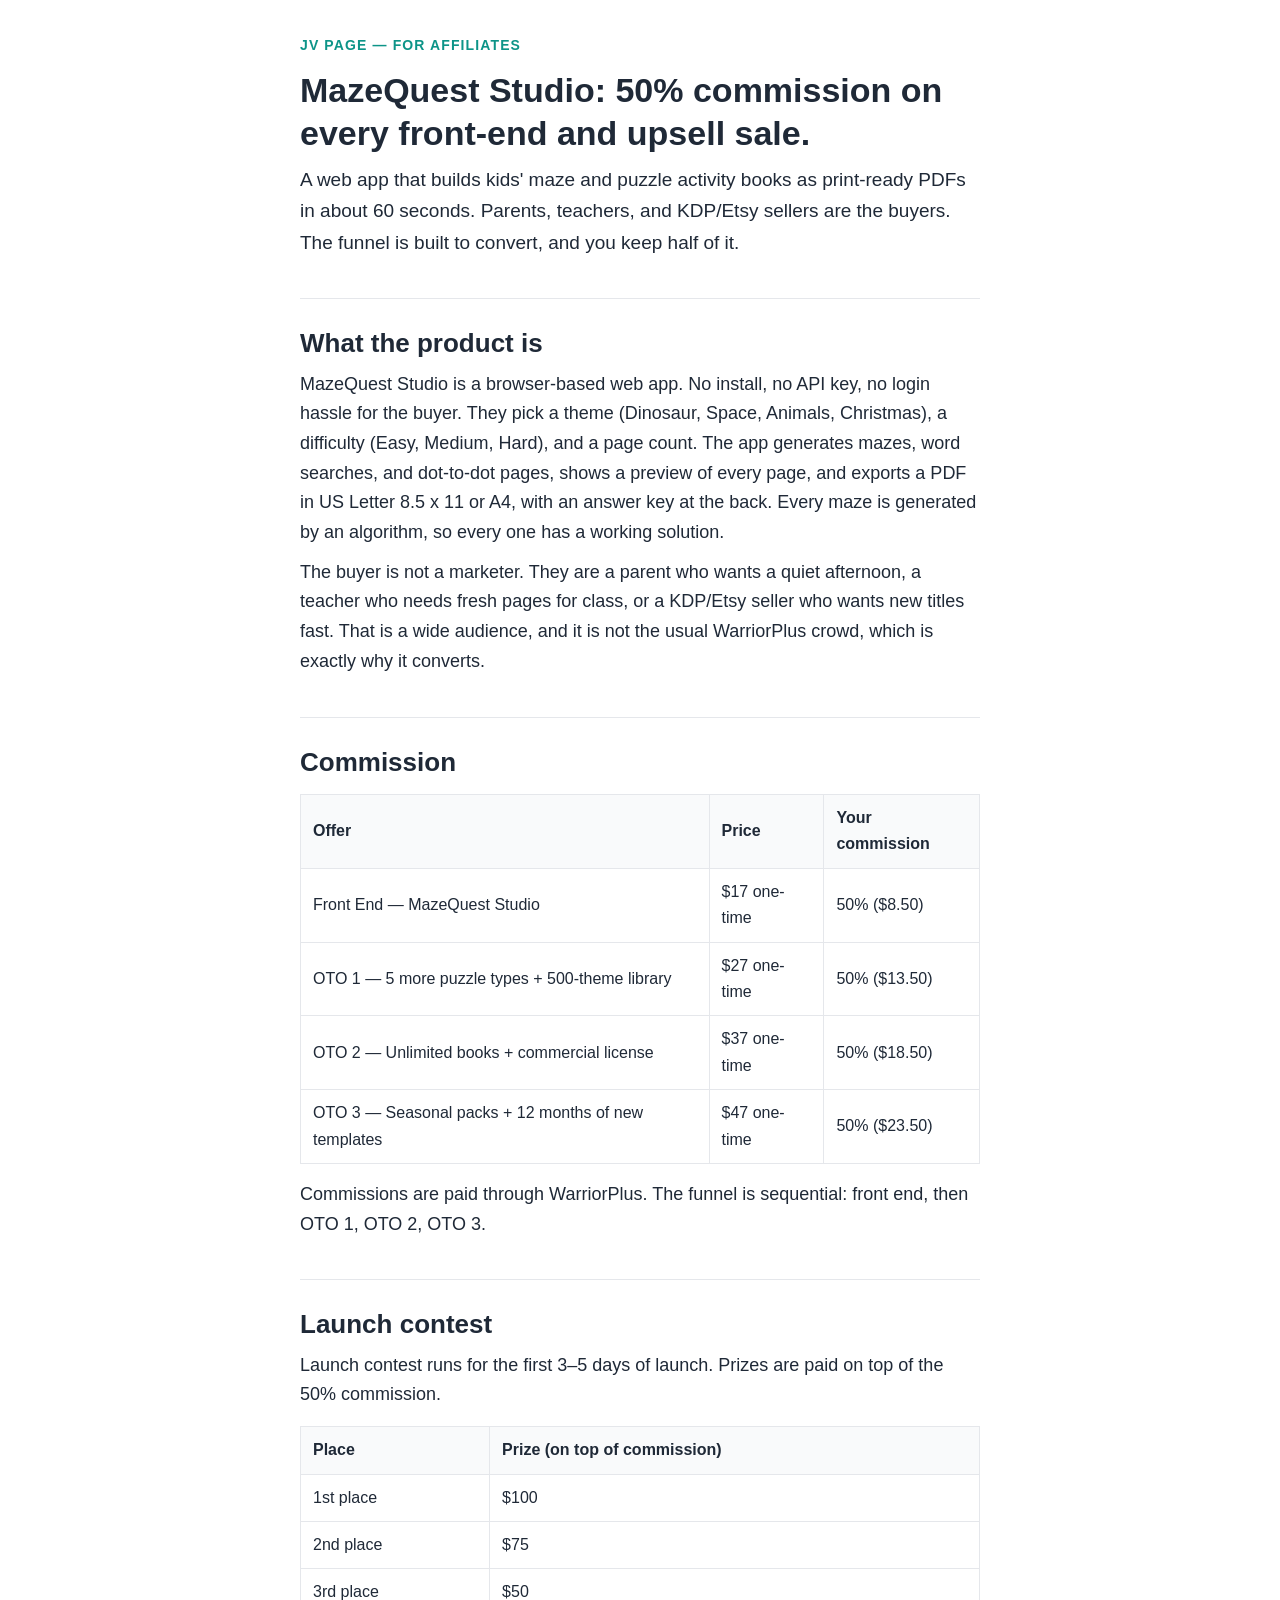
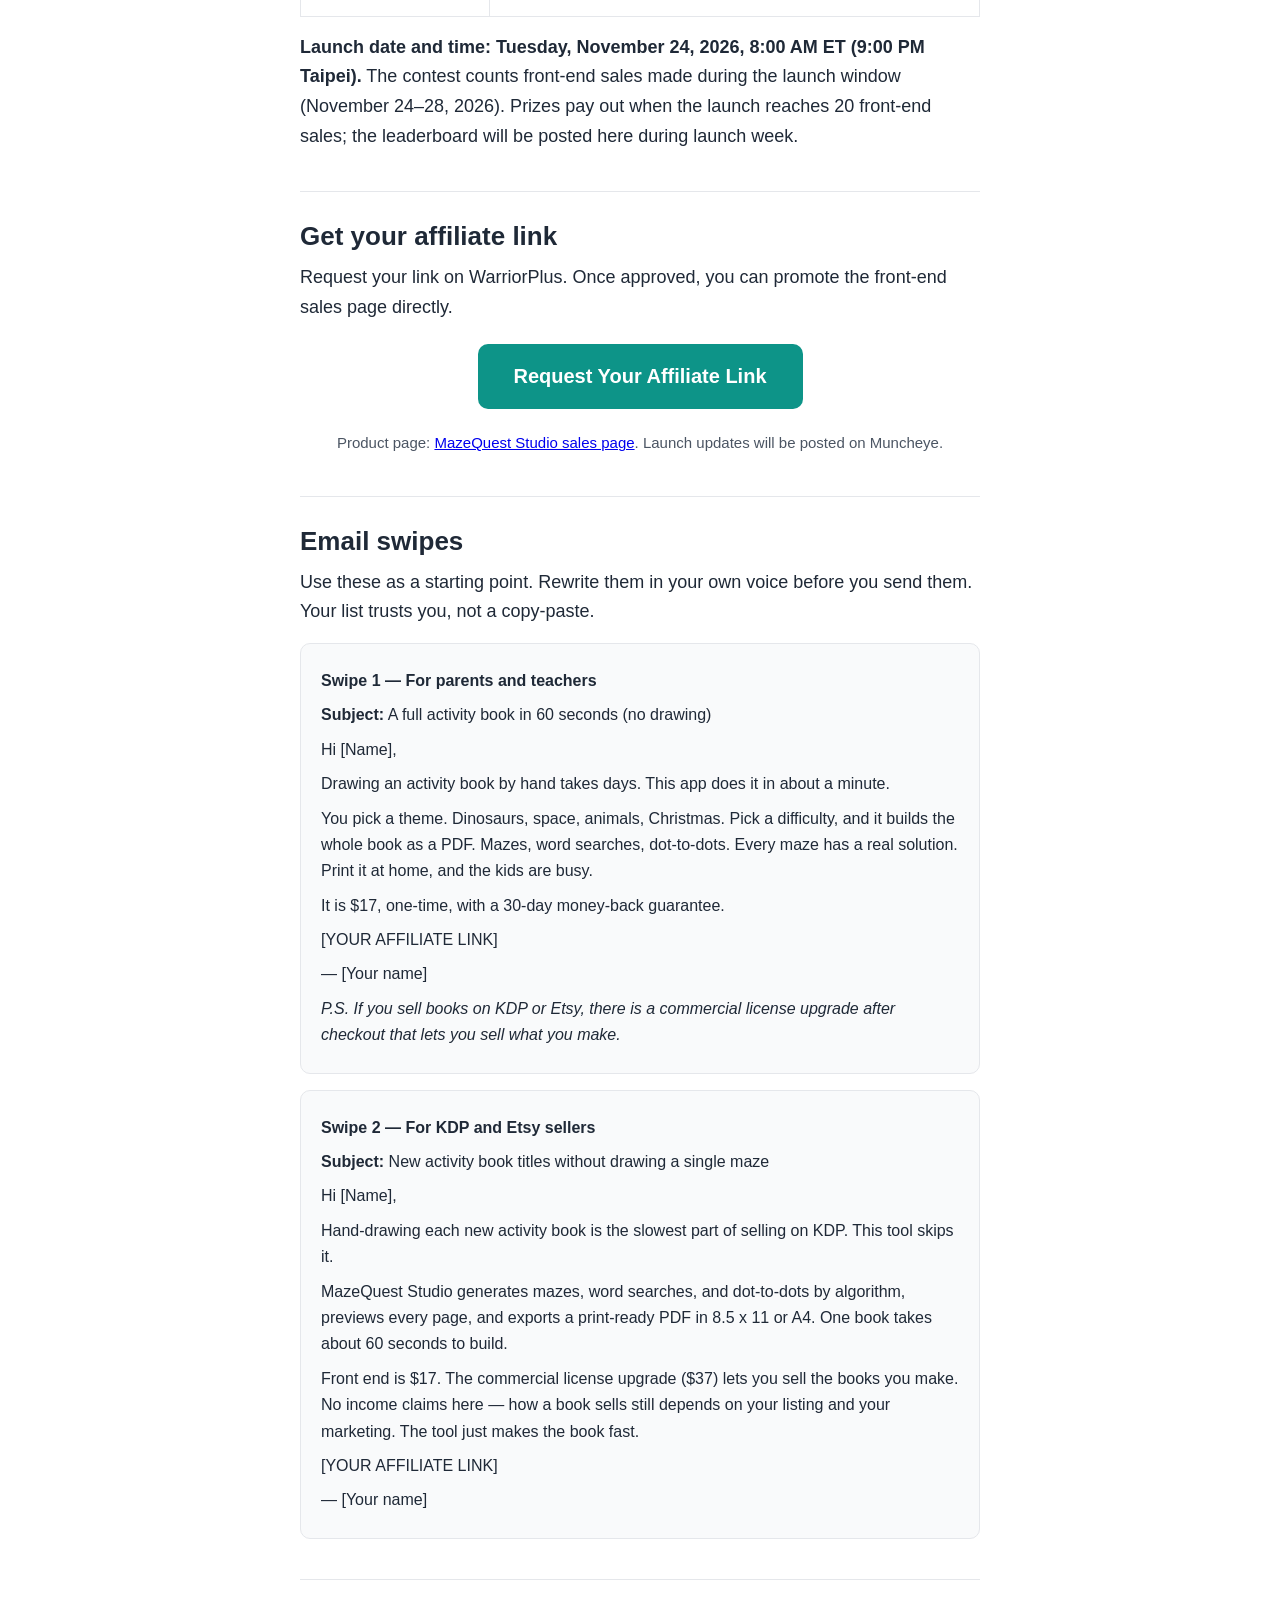
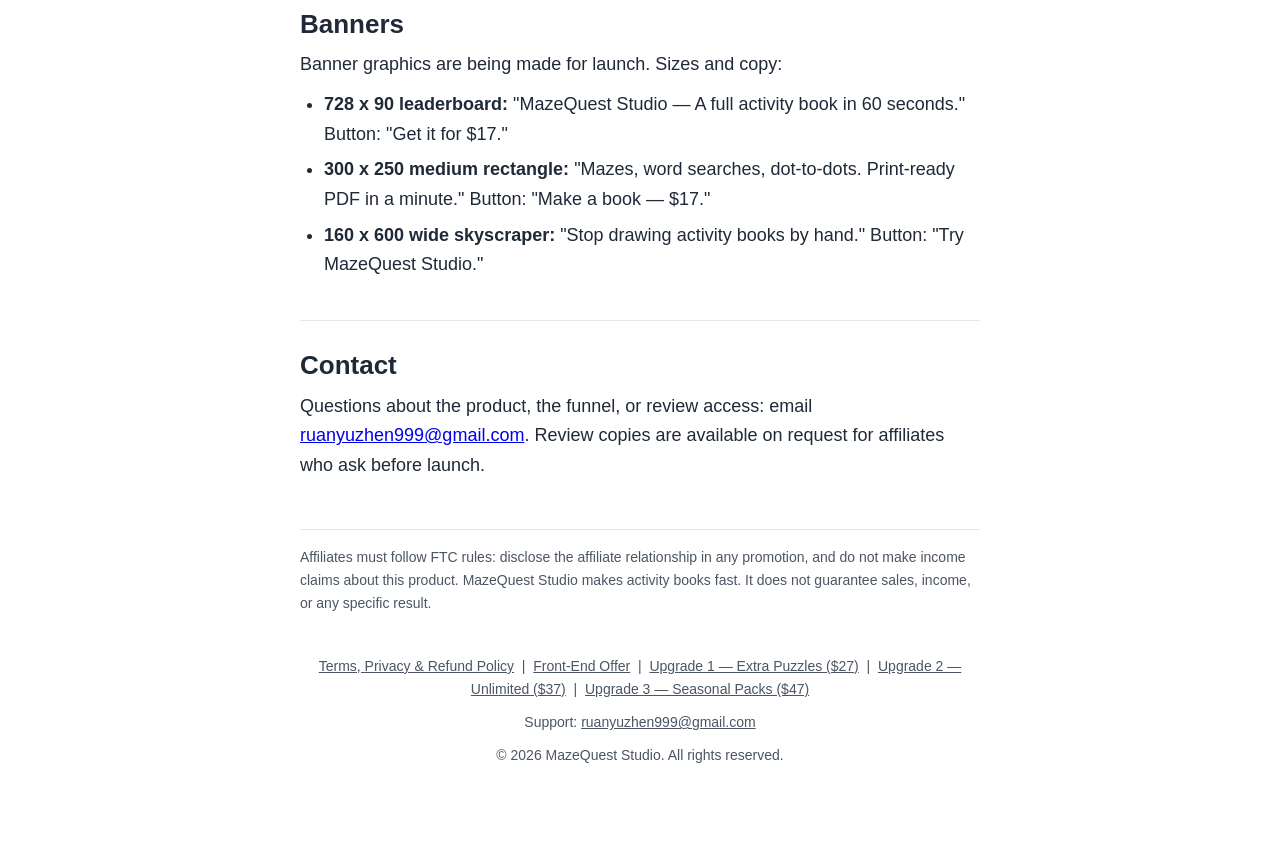
<file: jv.html>
<!DOCTYPE html>
<html lang="en-US">
<head>
<meta charset="UTF-8">
<meta name="viewport" content="width=device-width, initial-scale=1.0">
<title>JV Page — MazeQuest Studio (50% Commission) — Promote &amp; Earn</title>
<meta name="description" content="Promote MazeQuest Studio on WarriorPlus and earn 50% commission on the front end and all one-time offers. Launch contest, email swipes, and banners inside.">
<link rel="stylesheet" href="style.css">
</head>
<body>
<div class="container">
<p class="eyebrow">JV Page — For Affiliates</p>
<h1>MazeQuest Studio: 50% commission on every front-end and upsell sale.</h1>
<p class="lead">A web app that builds kids' maze and puzzle activity books as print-ready PDFs in about 60 seconds. Parents, teachers, and KDP/Etsy sellers are the buyers. The funnel is built to convert, and you keep half of it.</p>

<h2>What the product is</h2>
<p>MazeQuest Studio is a browser-based web app. No install, no API key, no login hassle for the buyer. They pick a theme (Dinosaur, Space, Animals, Christmas), a difficulty (Easy, Medium, Hard), and a page count. The app generates mazes, word searches, and dot-to-dot pages, shows a preview of every page, and exports a PDF in US Letter 8.5 x 11 or A4, with an answer key at the back. Every maze is generated by an algorithm, so every one has a working solution.</p>
<p>The buyer is not a marketer. They are a parent who wants a quiet afternoon, a teacher who needs fresh pages for class, or a KDP/Etsy seller who wants new titles fast. That is a wide audience, and it is not the usual WarriorPlus crowd, which is exactly why it converts.</p>

<h2>Commission</h2>
<table>
  <tr><th>Offer</th><th>Price</th><th>Your commission</th></tr>
  <tr><td>Front End — MazeQuest Studio</td><td>$17 one-time</td><td>50% ($8.50)</td></tr>
  <tr><td>OTO 1 — 5 more puzzle types + 500-theme library</td><td>$27 one-time</td><td>50% ($13.50)</td></tr>
  <tr><td>OTO 2 — Unlimited books + commercial license</td><td>$37 one-time</td><td>50% ($18.50)</td></tr>
  <tr><td>OTO 3 — Seasonal packs + 12 months of new templates</td><td>$47 one-time</td><td>50% ($23.50)</td></tr>
</table>
<p>Commissions are paid through WarriorPlus. The funnel is sequential: front end, then OTO 1, OTO 2, OTO 3.</p>

<h2>Launch contest</h2>
<p>Launch contest runs for the first 3–5 days of launch. Prizes are paid on top of the 50% commission.</p>
<table>
  <tr><th>Place</th><th>Prize (on top of commission)</th></tr>
  <tr><td>1st place</td><td>$100</td></tr>
  <tr><td>2nd place</td><td>$75</td></tr>
  <tr><td>3rd place</td><td>$50</td></tr>
</table>
<p><strong>Launch date and time: Tuesday, November 24, 2026, 8:00 AM ET (9:00 PM Taipei).</strong> The contest counts front-end sales made during the launch window (November 24–28, 2026). Prizes pay out when the launch reaches 20 front-end sales; the leaderboard will be posted here during launch week.</p>

<h2>Get your affiliate link</h2>
<p>Request your link on WarriorPlus. Once approved, you can promote the front-end sales page directly.</p>
<div class="btn-center">
  <!-- TODO: Replace with the real WarriorPlus affiliate request link once the offer is live and public. -->
  <a class="btn" href="https://warriorplus.com/aff-offer/o/y7ndfl">Request Your Affiliate Link</a>
</div>
<p class="guarantee">Product page: <a href="index.html">MazeQuest Studio sales page</a>. Launch updates will be posted on Muncheye.</p>

<h2>Email swipes</h2>
<p>Use these as a starting point. Rewrite them in your own voice before you send them. Your list trusts you, not a copy-paste.</p>

<div class="swipe">
  <p><strong>Swipe 1 — For parents and teachers</strong></p>
  <p><strong>Subject:</strong> A full activity book in 60 seconds (no drawing)</p>
  <p>Hi [Name],</p>
  <p>Drawing an activity book by hand takes days. This app does it in about a minute.</p>
  <p>You pick a theme. Dinosaurs, space, animals, Christmas. Pick a difficulty, and it builds the whole book as a PDF. Mazes, word searches, dot-to-dots. Every maze has a real solution. Print it at home, and the kids are busy.</p>
  <p>It is $17, one-time, with a 30-day money-back guarantee.</p>
  <p>[YOUR AFFILIATE LINK]</p>
  <p>— [Your name]</p>
  <p><em>P.S. If you sell books on KDP or Etsy, there is a commercial license upgrade after checkout that lets you sell what you make.</em></p>
</div>

<div class="swipe">
  <p><strong>Swipe 2 — For KDP and Etsy sellers</strong></p>
  <p><strong>Subject:</strong> New activity book titles without drawing a single maze</p>
  <p>Hi [Name],</p>
  <p>Hand-drawing each new activity book is the slowest part of selling on KDP. This tool skips it.</p>
  <p>MazeQuest Studio generates mazes, word searches, and dot-to-dots by algorithm, previews every page, and exports a print-ready PDF in 8.5 x 11 or A4. One book takes about 60 seconds to build.</p>
  <p>Front end is $17. The commercial license upgrade ($37) lets you sell the books you make. No income claims here — how a book sells still depends on your listing and your marketing. The tool just makes the book fast.</p>
  <p>[YOUR AFFILIATE LINK]</p>
  <p>— [Your name]</p>
</div>

<h2>Banners</h2>
<p>Banner graphics are being made for launch. Sizes and copy:</p>
<ul>
  <li><strong>728 x 90 leaderboard:</strong> "MazeQuest Studio — A full activity book in 60 seconds." Button: "Get it for $17."</li>
  <li><strong>300 x 250 medium rectangle:</strong> "Mazes, word searches, dot-to-dots. Print-ready PDF in a minute." Button: "Make a book — $17."</li>
  <li><strong>160 x 600 wide skyscraper:</strong> "Stop drawing activity books by hand." Button: "Try MazeQuest Studio."</li>
</ul>
<p><!-- TODO: Replace the text descriptions above with real banner image files once designed. --></p>

<h2>Contact</h2>
<p>Questions about the product, the funnel, or review access: email <a href="mailto:ruanyuzhen999@gmail.com">ruanyuzhen999@gmail.com</a>. Review copies are available on request for affiliates who ask before launch.</p>

<p class="disclaimer">Affiliates must follow FTC rules: disclose the affiliate relationship in any promotion, and do not make income claims about this product. MazeQuest Studio makes activity books fast. It does not guarantee sales, income, or any specific result.</p>

<footer>
  <p><a href="terms.html">Terms, Privacy &amp; Refund Policy</a> &nbsp;|&nbsp; <a href="index.html">Front-End Offer</a> &nbsp;|&nbsp; <a href="oto1.html">Upgrade 1 — Extra Puzzles ($27)</a> &nbsp;|&nbsp; <a href="oto2.html">Upgrade 2 — Unlimited ($37)</a> &nbsp;|&nbsp; <a href="oto3.html">Upgrade 3 — Seasonal Packs ($47)</a></p>
  <p>Support: <a href="mailto:ruanyuzhen999@gmail.com">ruanyuzhen999@gmail.com</a></p>
  <p>&copy; 2026 MazeQuest Studio. All rights reserved.</p>
</footer>


  
</div>
</body>
</html>
</file>
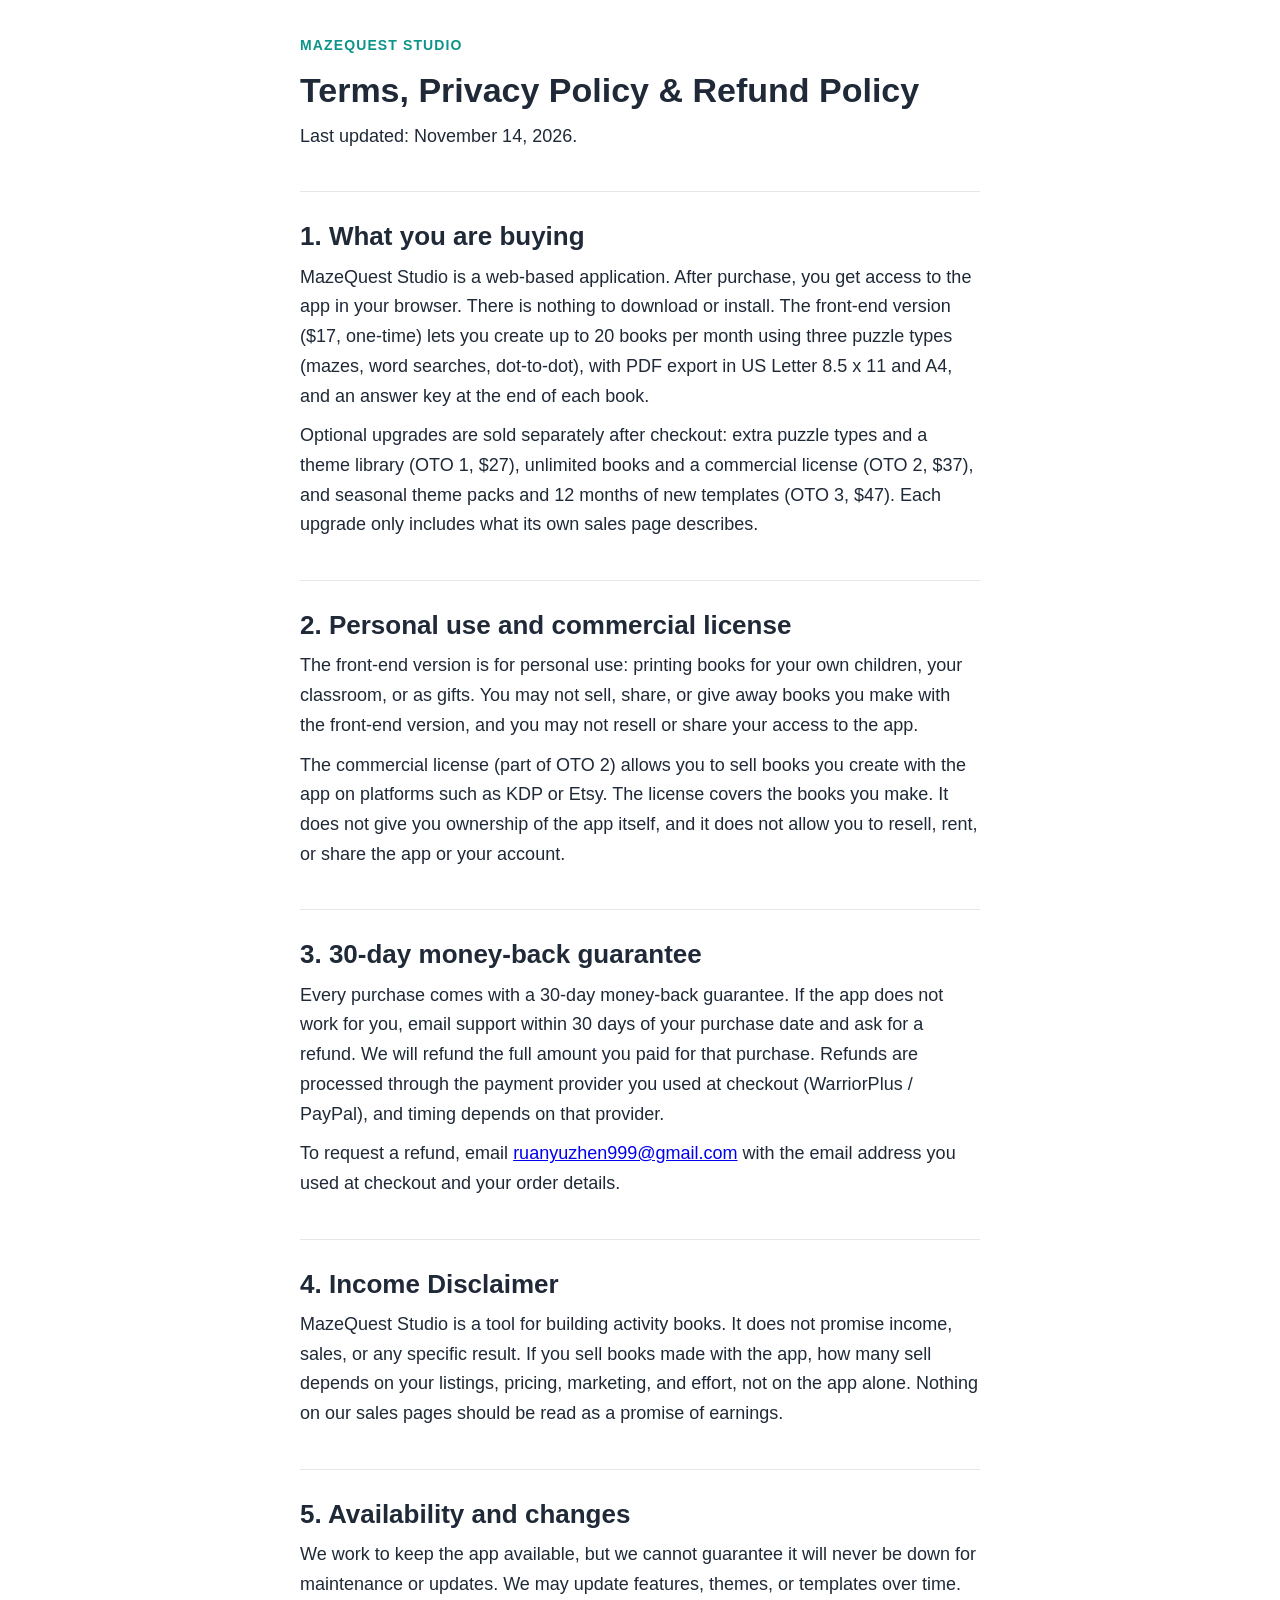
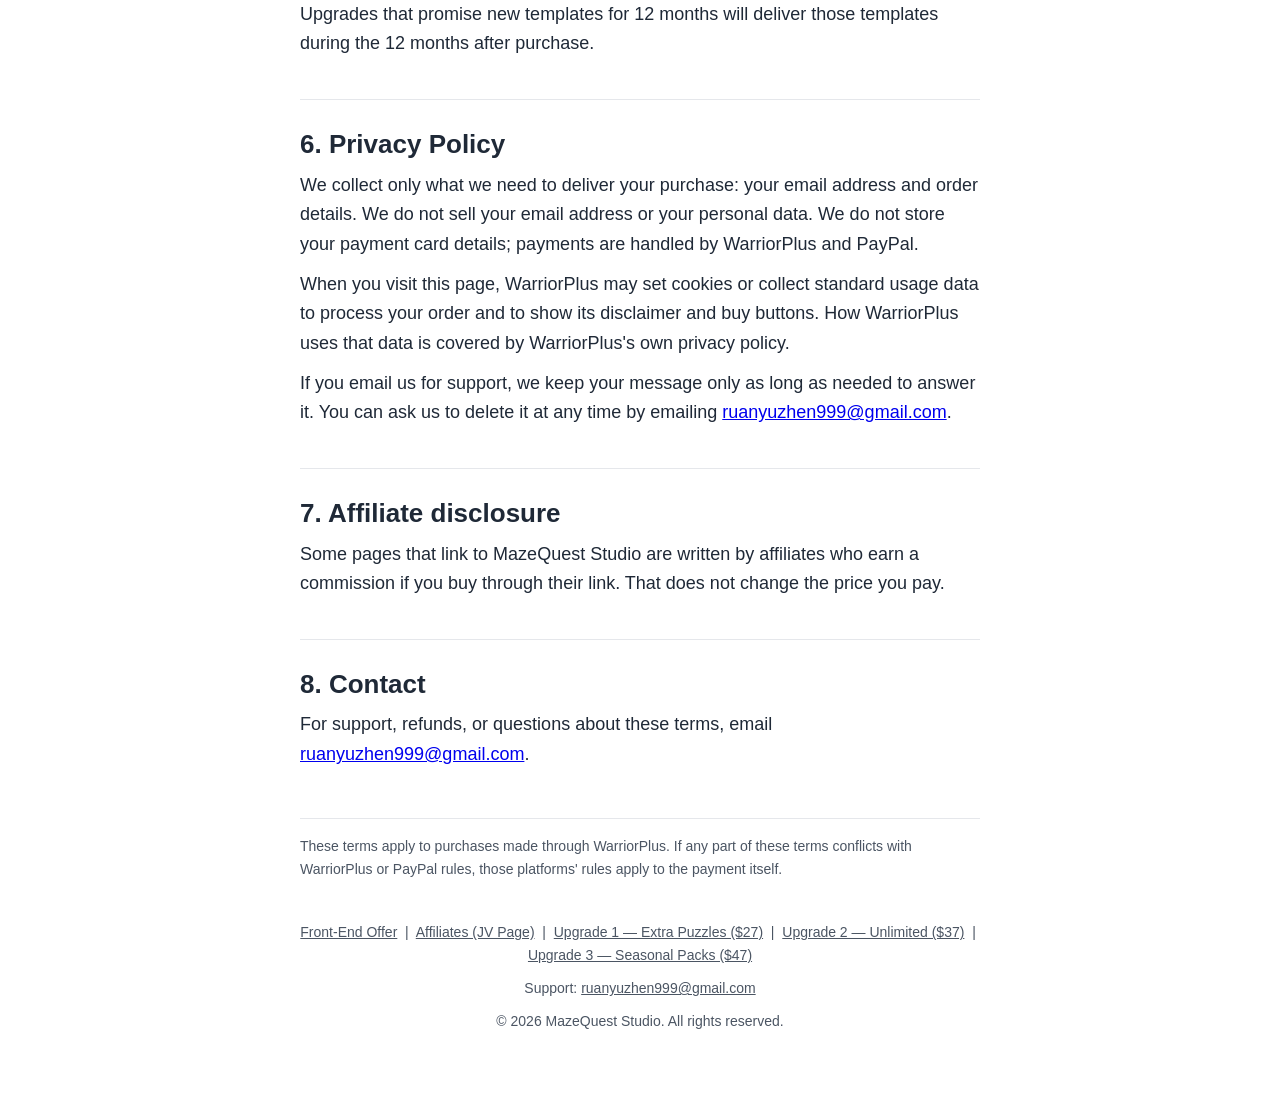
<file: terms.html>
<!DOCTYPE html>
<html lang="en-US">
<head>
<meta charset="UTF-8">
<meta name="viewport" content="width=device-width, initial-scale=1.0">
<title>Terms &amp; Refund Policy — MazeQuest Studio</title>
<meta name="description" content="Terms of use and 30-day refund policy for MazeQuest Studio.">
<link rel="stylesheet" href="style.css">
</head>
<body>
<div class="container">
<p class="eyebrow">MazeQuest Studio</p>
<h1>Terms, Privacy Policy &amp; Refund Policy</h1>
<p>Last updated: November 14, 2026.</p>

<h2>1. What you are buying</h2>
<p>MazeQuest Studio is a web-based application. After purchase, you get access to the app in your browser. There is nothing to download or install. The front-end version ($17, one-time) lets you create up to 20 books per month using three puzzle types (mazes, word searches, dot-to-dot), with PDF export in US Letter 8.5 x 11 and A4, and an answer key at the end of each book.</p>
<p>Optional upgrades are sold separately after checkout: extra puzzle types and a theme library (OTO 1, $27), unlimited books and a commercial license (OTO 2, $37), and seasonal theme packs and 12 months of new templates (OTO 3, $47). Each upgrade only includes what its own sales page describes.</p>

<h2>2. Personal use and commercial license</h2>
<p>The front-end version is for personal use: printing books for your own children, your classroom, or as gifts. You may not sell, share, or give away books you make with the front-end version, and you may not resell or share your access to the app.</p>
<p>The commercial license (part of OTO 2) allows you to sell books you create with the app on platforms such as KDP or Etsy. The license covers the books you make. It does not give you ownership of the app itself, and it does not allow you to resell, rent, or share the app or your account.</p>

<h2>3. 30-day money-back guarantee</h2>
<p>Every purchase comes with a 30-day money-back guarantee. If the app does not work for you, email support within 30 days of your purchase date and ask for a refund. We will refund the full amount you paid for that purchase. Refunds are processed through the payment provider you used at checkout (WarriorPlus / PayPal), and timing depends on that provider.</p>
<p>To request a refund, email <a href="mailto:ruanyuzhen999@gmail.com">ruanyuzhen999@gmail.com</a> with the email address you used at checkout and your order details.</p>

<h2>4. Income Disclaimer</h2>
<p>MazeQuest Studio is a tool for building activity books. It does not promise income, sales, or any specific result. If you sell books made with the app, how many sell depends on your listings, pricing, marketing, and effort, not on the app alone. Nothing on our sales pages should be read as a promise of earnings.</p>

<h2>5. Availability and changes</h2>
<p>We work to keep the app available, but we cannot guarantee it will never be down for maintenance or updates. We may update features, themes, or templates over time. Upgrades that promise new templates for 12 months will deliver those templates during the 12 months after purchase.</p>

<h2>6. Privacy Policy</h2>
<p>We collect only what we need to deliver your purchase: your email address and order details. We do not sell your email address or your personal data. We do not store your payment card details; payments are handled by WarriorPlus and PayPal.</p>
<p>When you visit this page, WarriorPlus may set cookies or collect standard usage data to process your order and to show its disclaimer and buy buttons. How WarriorPlus uses that data is covered by WarriorPlus's own privacy policy.</p>
<p>If you email us for support, we keep your message only as long as needed to answer it. You can ask us to delete it at any time by emailing <a href="mailto:ruanyuzhen999@gmail.com">ruanyuzhen999@gmail.com</a>.</p>

<h2>7. Affiliate disclosure</h2>
<p>Some pages that link to MazeQuest Studio are written by affiliates who earn a commission if you buy through their link. That does not change the price you pay.</p>

<h2>8. Contact</h2>
<p>For support, refunds, or questions about these terms, email <a href="mailto:ruanyuzhen999@gmail.com">ruanyuzhen999@gmail.com</a>.</p>

<p class="disclaimer">These terms apply to purchases made through WarriorPlus. If any part of these terms conflicts with WarriorPlus or PayPal rules, those platforms' rules apply to the payment itself.</p>

<footer>
  <p><a href="index.html">Front-End Offer</a> &nbsp;|&nbsp; <a href="jv.html">Affiliates (JV Page)</a> &nbsp;|&nbsp; <a href="oto1.html">Upgrade 1 — Extra Puzzles ($27)</a> &nbsp;|&nbsp; <a href="oto2.html">Upgrade 2 — Unlimited ($37)</a> &nbsp;|&nbsp; <a href="oto3.html">Upgrade 3 — Seasonal Packs ($47)</a></p>
  <p>Support: <a href="mailto:ruanyuzhen999@gmail.com">ruanyuzhen999@gmail.com</a></p>
  <p>&copy; 2026 MazeQuest Studio. All rights reserved.</p>
</footer>


  
</div>
</body>
</html>
</file>
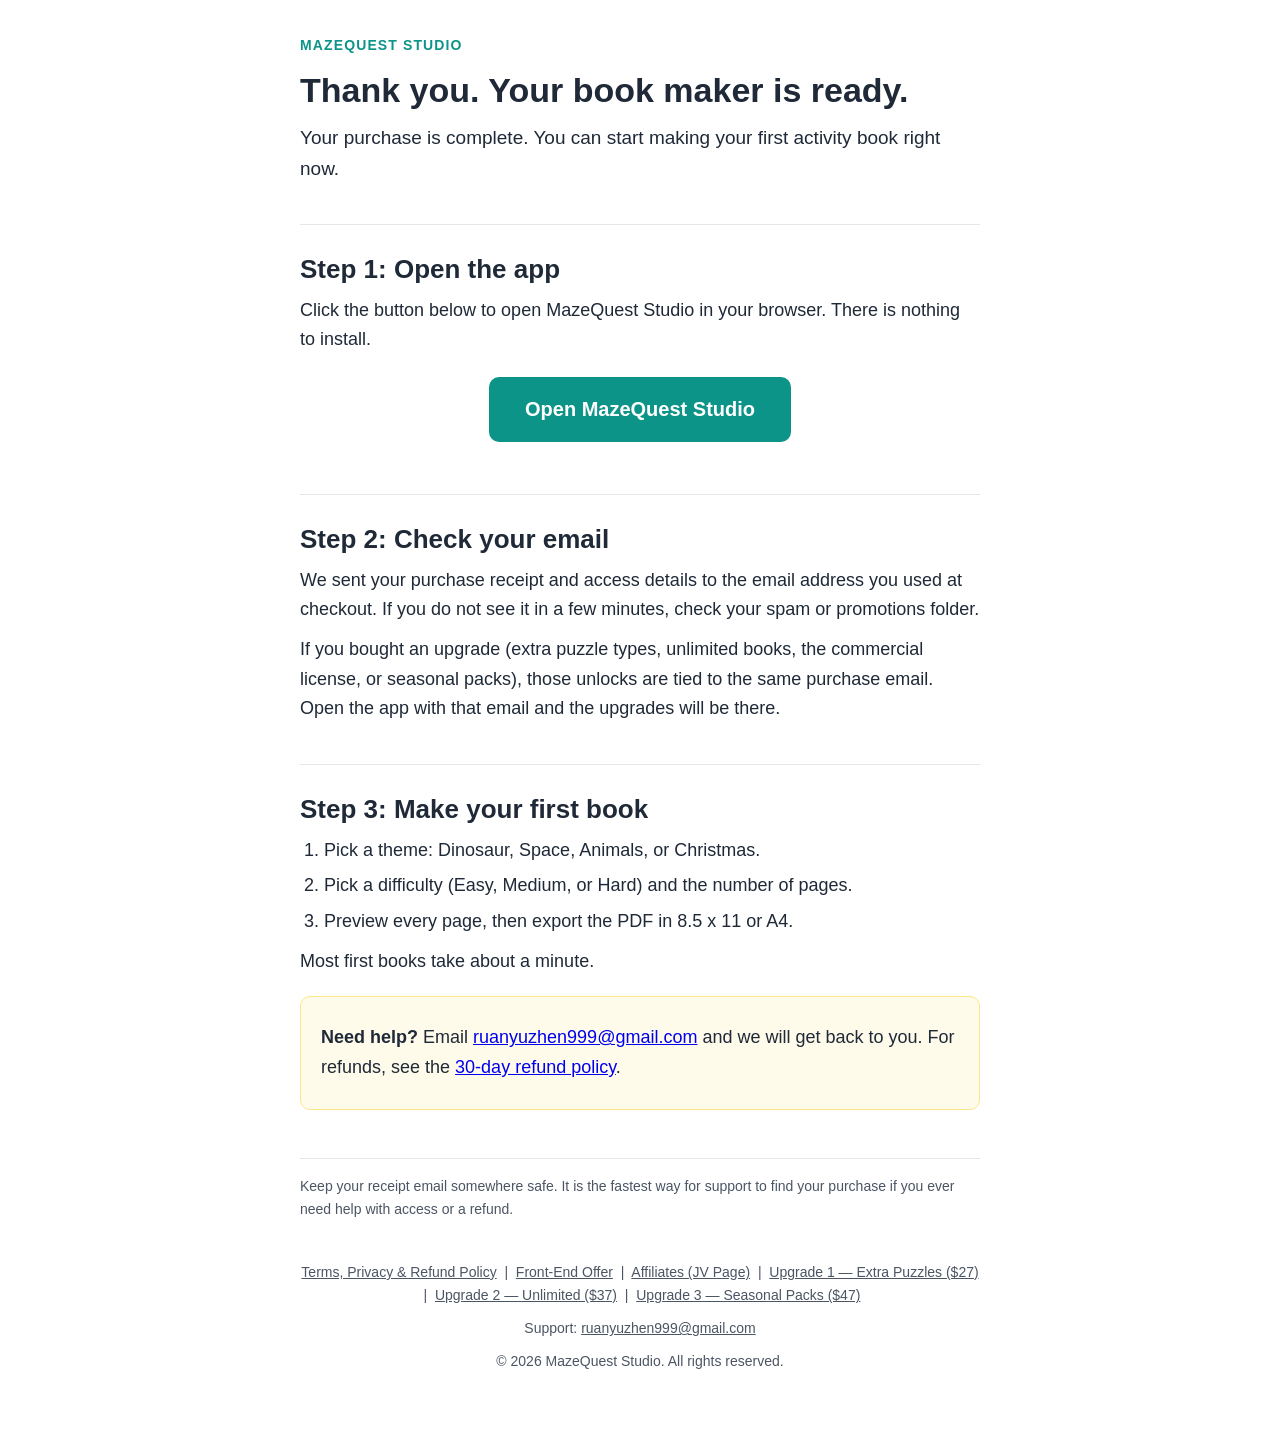
<file: thank-you.html>
<!DOCTYPE html>
<html lang="en-US">
<head>
<meta charset="UTF-8">
<meta name="viewport" content="width=device-width, initial-scale=1.0">
<title>Thank You — MazeQuest Studio</title>
<meta name="description" content="Thank you for purchasing MazeQuest Studio. Here is how to access the app.">
<link rel="stylesheet" href="style.css">
</head>
<body>
<div class="container">
<p class="eyebrow">MazeQuest Studio</p>
<h1>Thank you. Your book maker is ready.</h1>
<p class="lead">Your purchase is complete. You can start making your first activity book right now.</p>

<h2>Step 1: Open the app</h2>
<p>Click the button below to open MazeQuest Studio in your browser. There is nothing to install.</p>
<div class="btn-center">
  <!-- TODO: Replace with the real deployed app URL when it goes live. -->
  <a class="btn" href="https://muse.ai/s/mazequest-studio-xzxo6xszxgaxvxtd1/YAdhBeS-YoLK_N4ASJlMmw5103VRcbPUZujICekS784/assets/app/">Open MazeQuest Studio</a>
</div>

<h2>Step 2: Check your email</h2>
<p>We sent your purchase receipt and access details to the email address you used at checkout. If you do not see it in a few minutes, check your spam or promotions folder.</p>
<p>If you bought an upgrade (extra puzzle types, unlimited books, the commercial license, or seasonal packs), those unlocks are tied to the same purchase email. Open the app with that email and the upgrades will be there.</p>

<h2>Step 3: Make your first book</h2>
<ol>
  <li>Pick a theme: Dinosaur, Space, Animals, or Christmas.</li>
  <li>Pick a difficulty (Easy, Medium, or Hard) and the number of pages.</li>
  <li>Preview every page, then export the PDF in 8.5 x 11 or A4.</li>
</ol>
<p>Most first books take about a minute.</p>

<div class="callout">
  <p><strong>Need help?</strong> Email <a href="mailto:ruanyuzhen999@gmail.com">ruanyuzhen999@gmail.com</a> and we will get back to you. For refunds, see the <a href="terms.html">30-day refund policy</a>.</p>
</div>

<p class="disclaimer">Keep your receipt email somewhere safe. It is the fastest way for support to find your purchase if you ever need help with access or a refund.</p>

<footer>
  <p><a href="terms.html">Terms, Privacy &amp; Refund Policy</a> &nbsp;|&nbsp; <a href="index.html">Front-End Offer</a> &nbsp;|&nbsp; <a href="jv.html">Affiliates (JV Page)</a> &nbsp;|&nbsp; <a href="oto1.html">Upgrade 1 — Extra Puzzles ($27)</a> &nbsp;|&nbsp; <a href="oto2.html">Upgrade 2 — Unlimited ($37)</a> &nbsp;|&nbsp; <a href="oto3.html">Upgrade 3 — Seasonal Packs ($47)</a></p>
  <p>Support: <a href="mailto:ruanyuzhen999@gmail.com">ruanyuzhen999@gmail.com</a></p>
  <p>&copy; 2026 MazeQuest Studio. All rights reserved.</p>
</footer>


  
</div>
</body>
</html>
</file>
<file: style.css>
/* MazeQuest Studio — shared sales-page styles.
   Simple by design (Buoi 6: white background, one column, content first).
   Same look as the app: warm, kid-friendly, easy to read. */

:root {
  --ink: #1f2937;
  --muted: #4b5563;
  --accent: #0d9488;      /* teal */
  --accent-dark: #0b7c74;
  --warm: #f59e0b;        /* amber */
  --paper: #fffbeb;       /* warm cream */
  --line: #e5e7eb;
  --soft: #f9fafb;
}

* { box-sizing: border-box; }

body {
  margin: 0;
  background: #ffffff;
  color: var(--ink);
  font-family: -apple-system, BlinkMacSystemFont, "Segoe UI", Roboto, Helvetica, Arial, sans-serif;
  font-size: 18px;
  line-height: 1.65;
}

.container {
  max-width: 720px;
  margin: 0 auto;
  padding: 24px 20px 64px;
}

h1, h2, h3 { line-height: 1.25; color: var(--ink); }
h1 { font-size: 34px; margin: 12px 0 8px; }
h2 { font-size: 26px; margin: 40px 0 10px; border-top: 1px solid var(--line); padding-top: 28px; }
h3 { font-size: 20px; margin: 24px 0 6px; }
p { margin: 10px 0; }
ul, ol { margin: 10px 0; padding-left: 24px; }
li { margin: 6px 0; }

.eyebrow {
  font-size: 14px;
  font-weight: 700;
  letter-spacing: 0.08em;
  text-transform: uppercase;
  color: var(--accent);
}

.subhead { font-size: 20px; color: var(--muted); }

.lead { font-size: 19px; }

.callout {
  background: var(--paper);
  border: 1px solid #fde68a;
  border-radius: 10px;
  padding: 16px 20px;
  margin: 20px 0;
}

.price-box {
  background: var(--soft);
  border: 1px solid var(--line);
  border-radius: 12px;
  padding: 24px;
  margin: 28px 0;
  text-align: center;
}

.price { font-size: 44px; font-weight: 800; margin: 4px 0; }
.price small { font-size: 18px; font-weight: 400; color: var(--muted); }
.strike { text-decoration: line-through; color: var(--muted); }

.btn {
  display: inline-block;
  background: var(--accent);
  color: #fff;
  font-size: 20px;
  font-weight: 700;
  text-decoration: none;
  padding: 16px 36px;
  border-radius: 10px;
  margin: 12px 0;
}
.btn:hover { background: var(--accent-dark); }
.btn-warm { background: var(--warm); color: #1f2937; }
.btn-warm:hover { background: #d97706; color: #fff; }

.btn-center { text-align: center; }

.wp-buy img { max-width: 100%; height: auto; display: block; margin: 12px auto; }

.wplus_spdisclaimer { font-size: 14px; color: var(--muted); text-align: center; margin: 8px 0 0; }

.no-thanks {
  display: block;
  text-align: center;
  font-size: 15px;
  color: var(--muted);
  margin-top: 8px;
}

.guarantee {
  font-size: 15px;
  color: var(--muted);
  text-align: center;
}

.checklist { list-style: none; padding-left: 0; }
.checklist li::before { content: "\2713  "; color: var(--accent); font-weight: 700; }

.faq h3 { margin-top: 20px; }

.disclaimer {
  font-size: 14px;
  color: var(--muted);
  border-top: 1px solid var(--line);
  margin-top: 48px;
  padding-top: 16px;
}

footer { font-size: 14px; color: var(--muted); text-align: center; margin-top: 40px; }
footer a { color: var(--muted); }

.video-placeholder {
  background: var(--soft);
  border: 2px dashed var(--line);
  border-radius: 12px;
  padding: 48px 24px;
  text-align: center;
  color: var(--muted);
  margin: 24px 0;
}

.video-embed {
  position: relative;
  padding-bottom: 56.25%;
  height: 0;
  overflow: hidden;
  border-radius: 12px;
  margin: 24px 0;
}

.video-embed iframe {
  position: absolute;
  top: 0;
  left: 0;
  width: 100%;
  height: 100%;
  border: 0;
}

/* Single-page hash routing: only one section is visible at a time.
   The public share link only serves the root page, so every sales
   page (OTO 1-3, thank-you, JV, terms) lives here as a section,
   opened by #oto1, #oto2, #oto3, #thank-you, #jv, #terms. */
.page-section { display: none; }
.page-section.active { display: block; }

table { width: 100%; border-collapse: collapse; font-size: 16px; margin: 16px 0; }
th, td { border: 1px solid var(--line); padding: 10px 12px; text-align: left; }
th { background: var(--soft); }

.swipe {
  background: var(--soft);
  border: 1px solid var(--line);
  border-radius: 10px;
  padding: 16px 20px;
  margin: 16px 0;
  font-size: 16px;
}
.swipe p { margin: 8px 0; }

@media (max-width: 560px) {
  body { font-size: 17px; }
  h1 { font-size: 28px; }
  .btn { width: 100%; text-align: center; padding: 16px 12px; }
}
</file>
